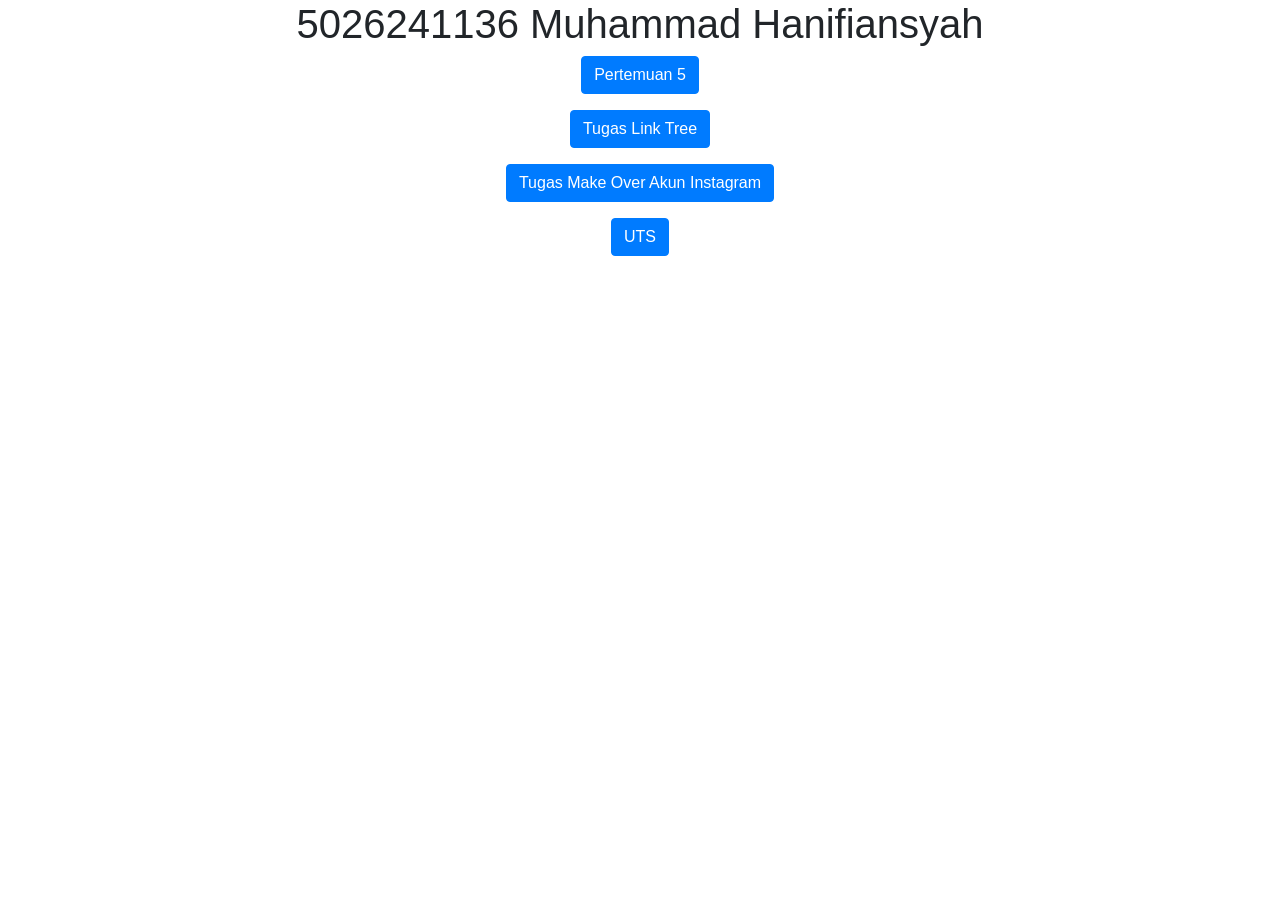
<file: index.html>
<html lang="en">

<head>
    <title>Linktree pweb</title>
    <meta charset="utf-8">
    <meta name="viewport" content="width=device-width, initial-scale=1">
    <link rel="stylesheet" href="https://cdn.jsdelivr.net/npm/bootstrap@4.6.2/dist/css/bootstrap.min.css">
    <script src="https://cdn.jsdelivr.net/npm/jquery@3.7.1/dist/jquery.slim.min.js"></script>
    <script src="https://cdn.jsdelivr.net/npm/popper.js@1.16.1/dist/umd/popper.min.js"></script>
    <script src="https://cdn.jsdelivr.net/npm/bootstrap@4.6.2/dist/js/bootstrap.bundle.min.js"></script>
</head>

<body>

    <div class="container">
        <center>
            <h1>5026241136 Muhammad Hanifiansyah</h1>
            <p>
                <a href="Pertemuan5.html" target="_blank" class="btn btn-primary">
                    Pertemuan 5
                </a>
            </p>
            <p>
                <a href="Tugaspertemuan5.html" target="_blank" class="btn btn-primary">
                    Tugas Link Tree
                </a>
            </p>
            <p>
                <a href="TugasPraEts.html" target="_blank" class="btn btn-primary">
                    Tugas Make Over Akun Instagram
                </a>
            </p>
            <p>
                <a href="5026241136_Muhammad Hanifiansyah.html" target="_blank" class="btn btn-primary">
                    UTS
                </a>
            </p>
        </center>
    </div>

</body>

</html>
</file>
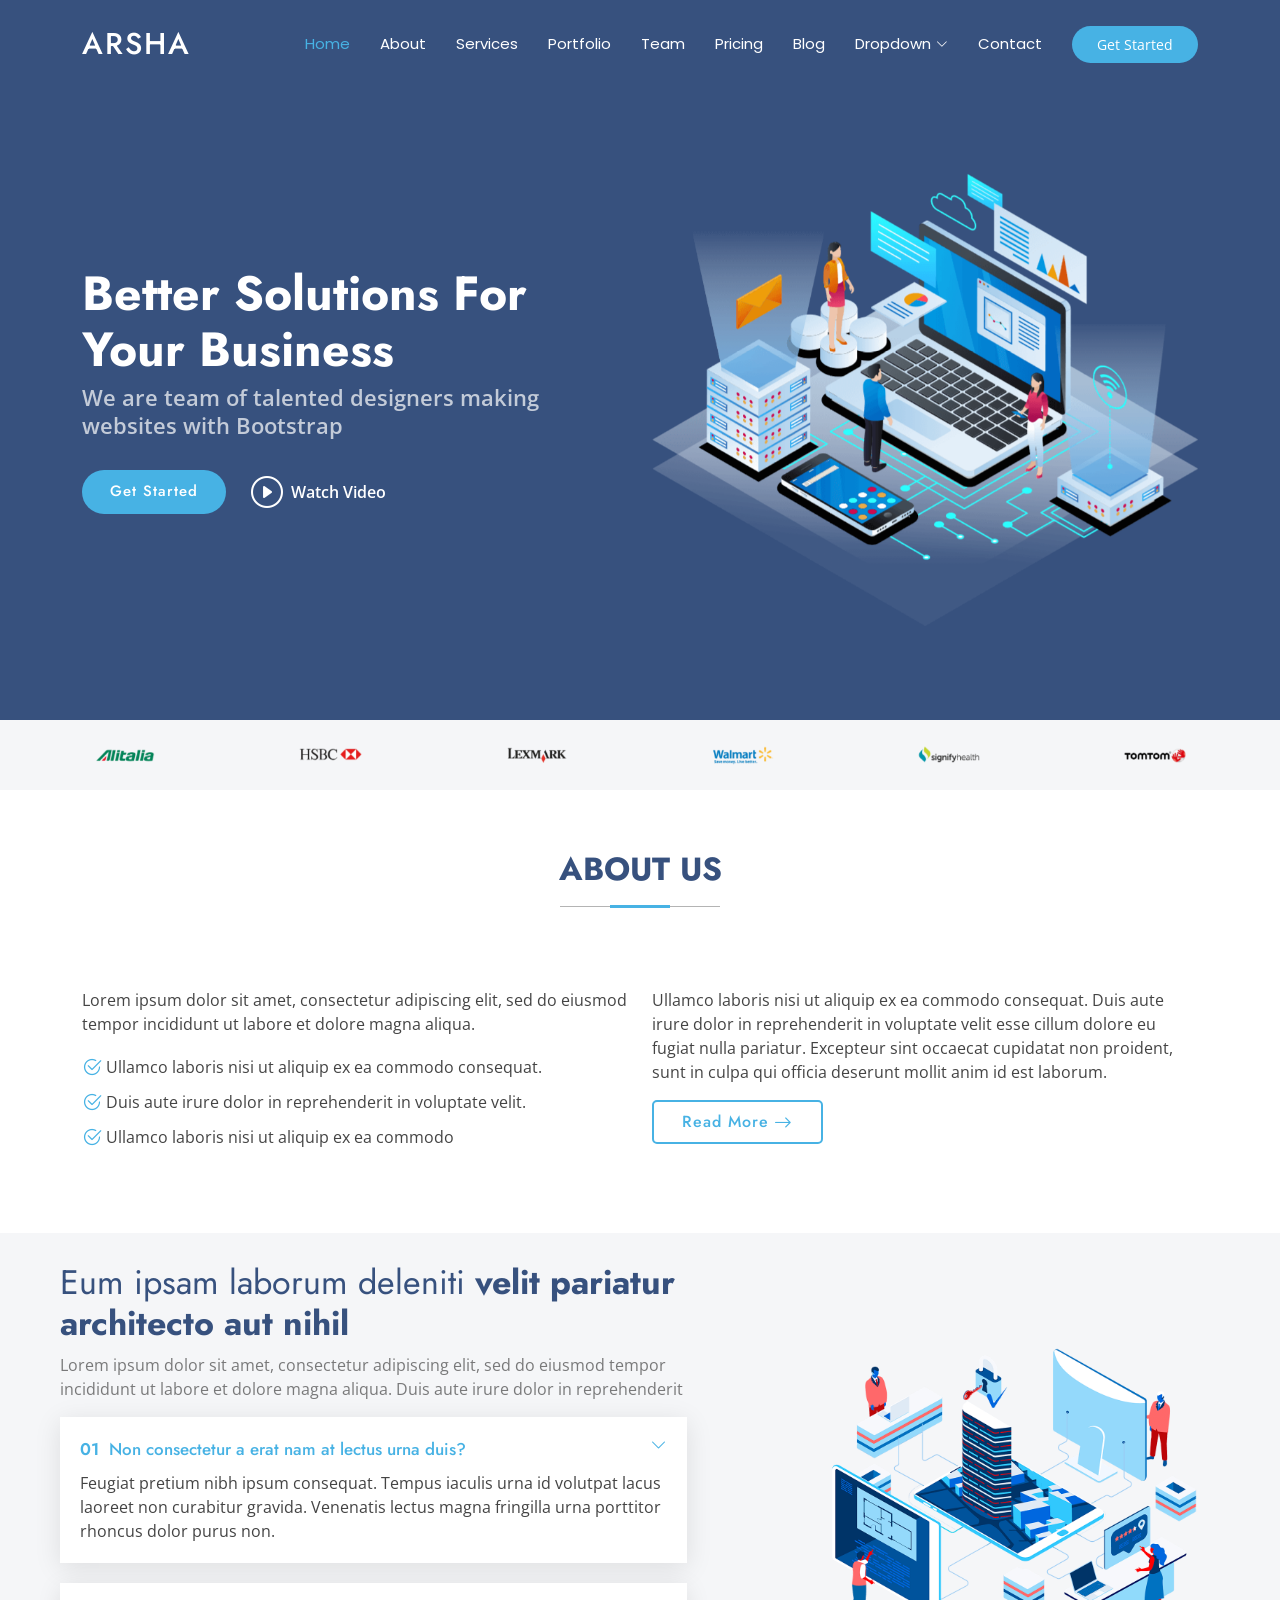
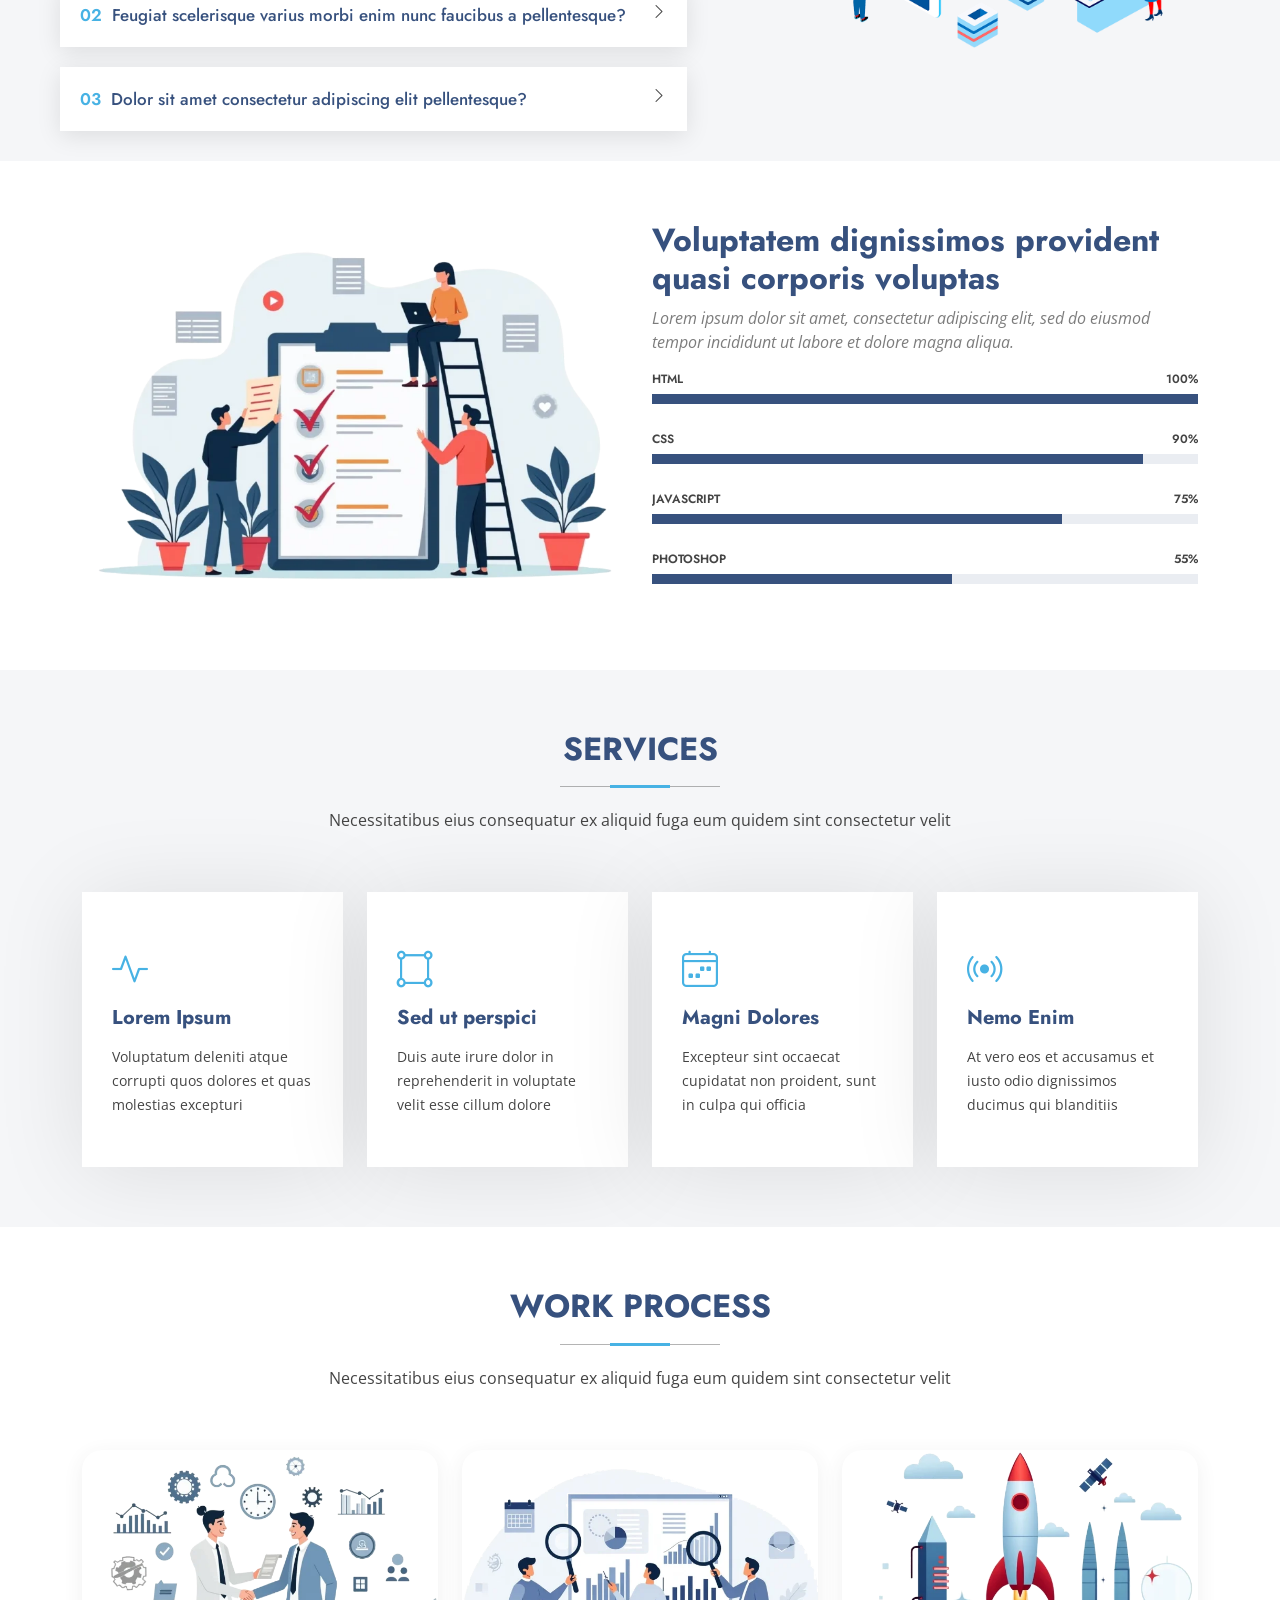
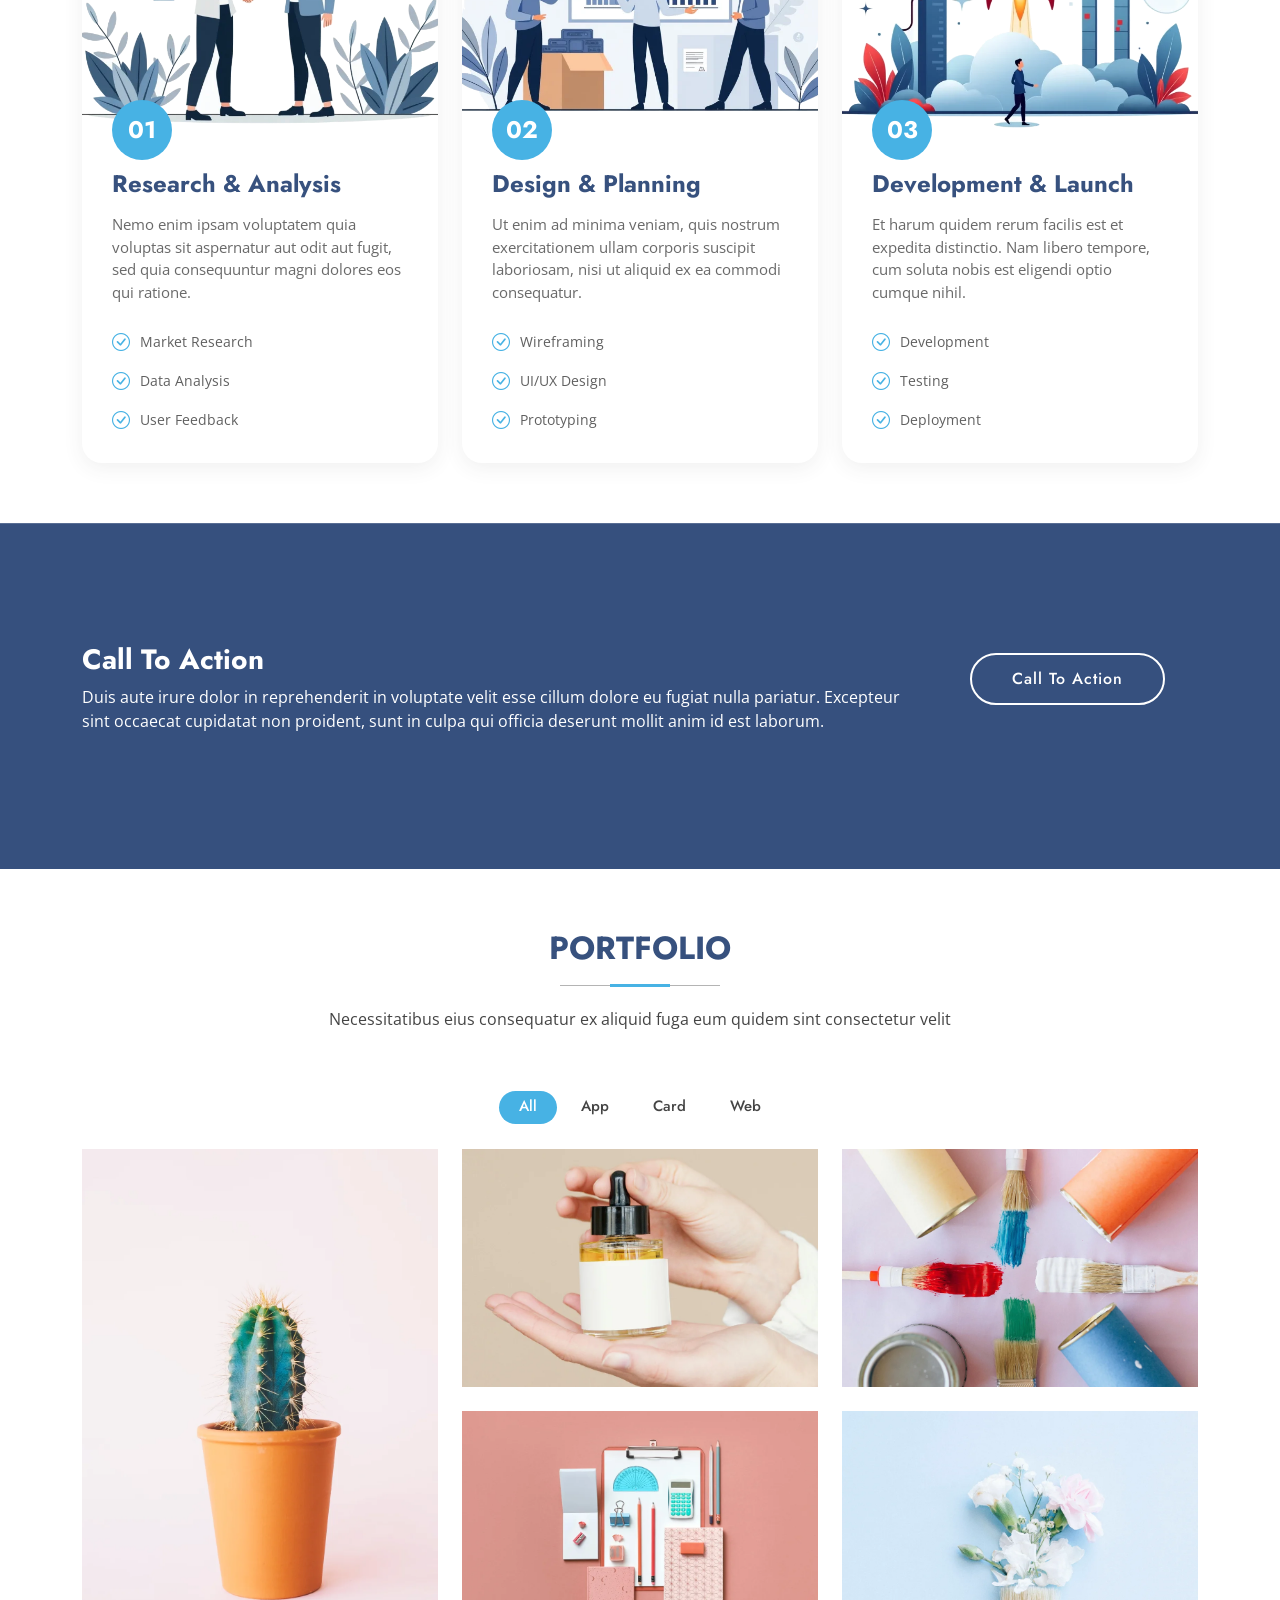
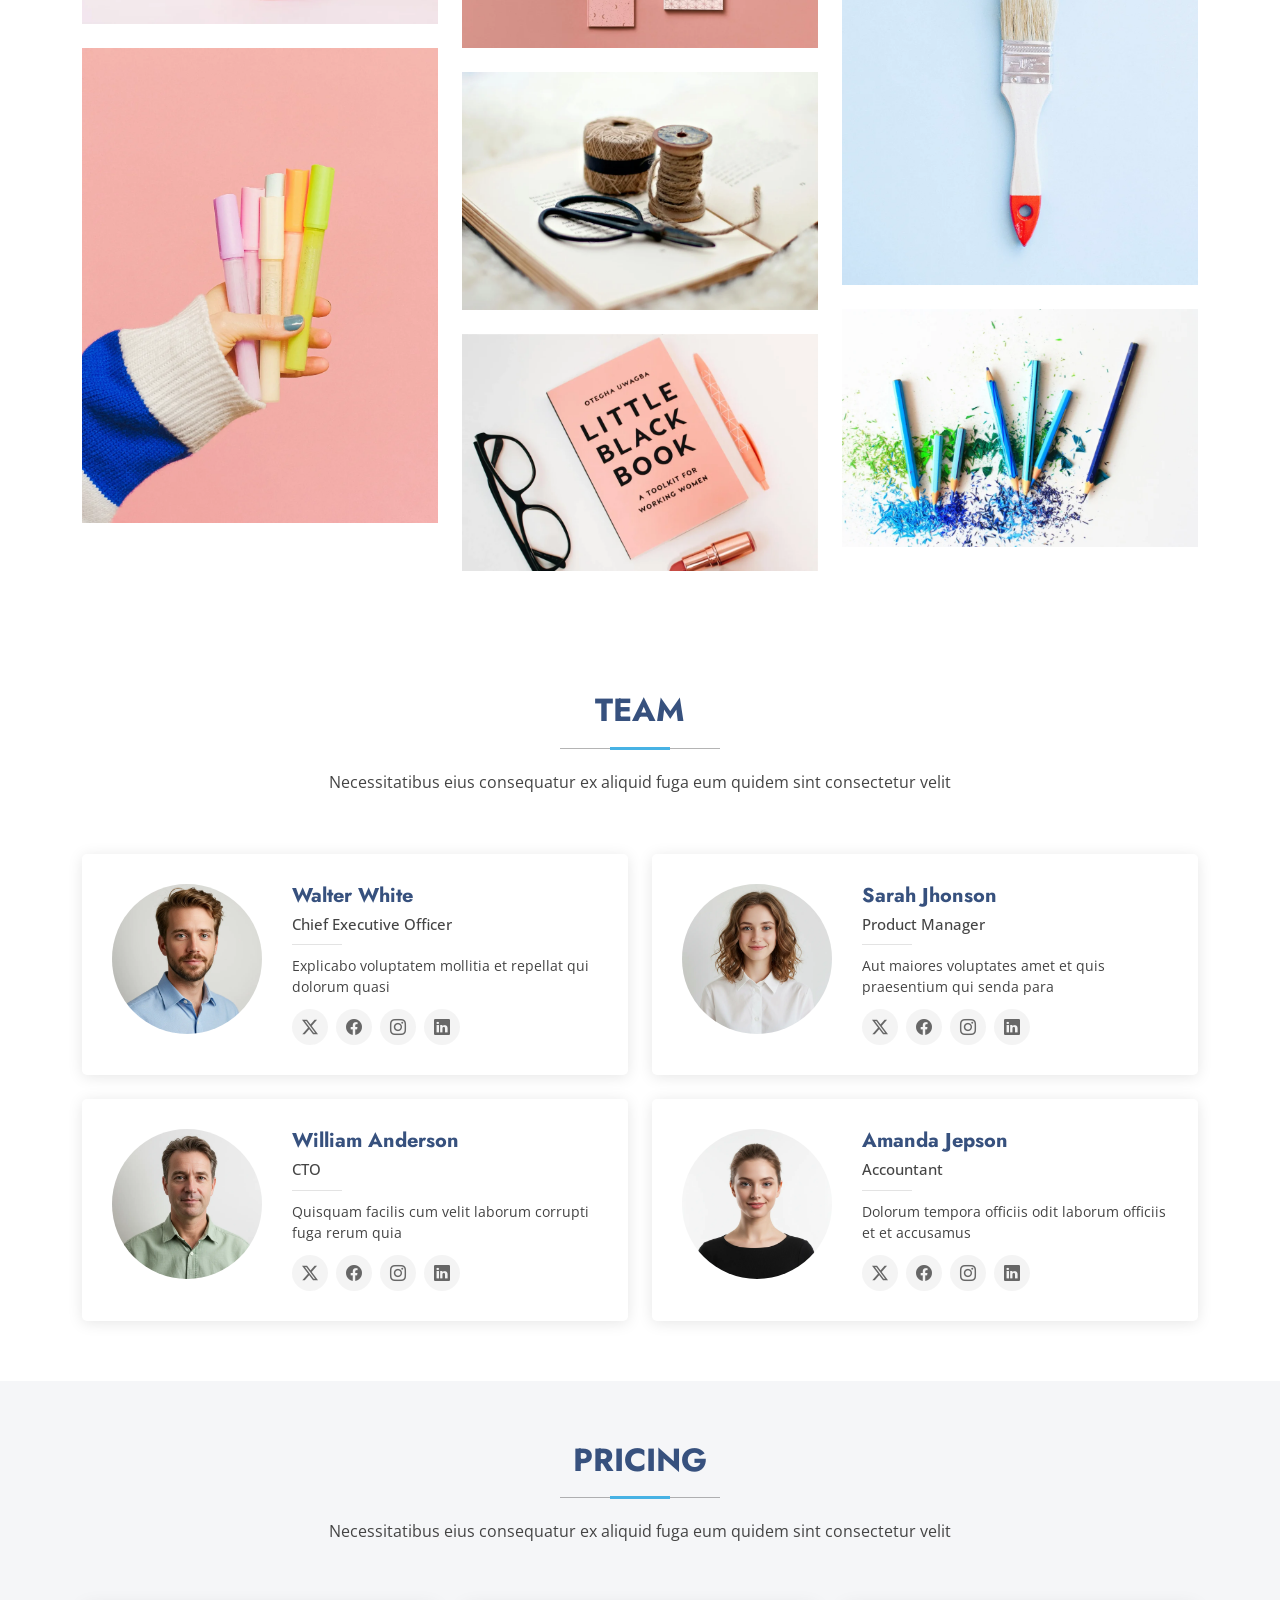
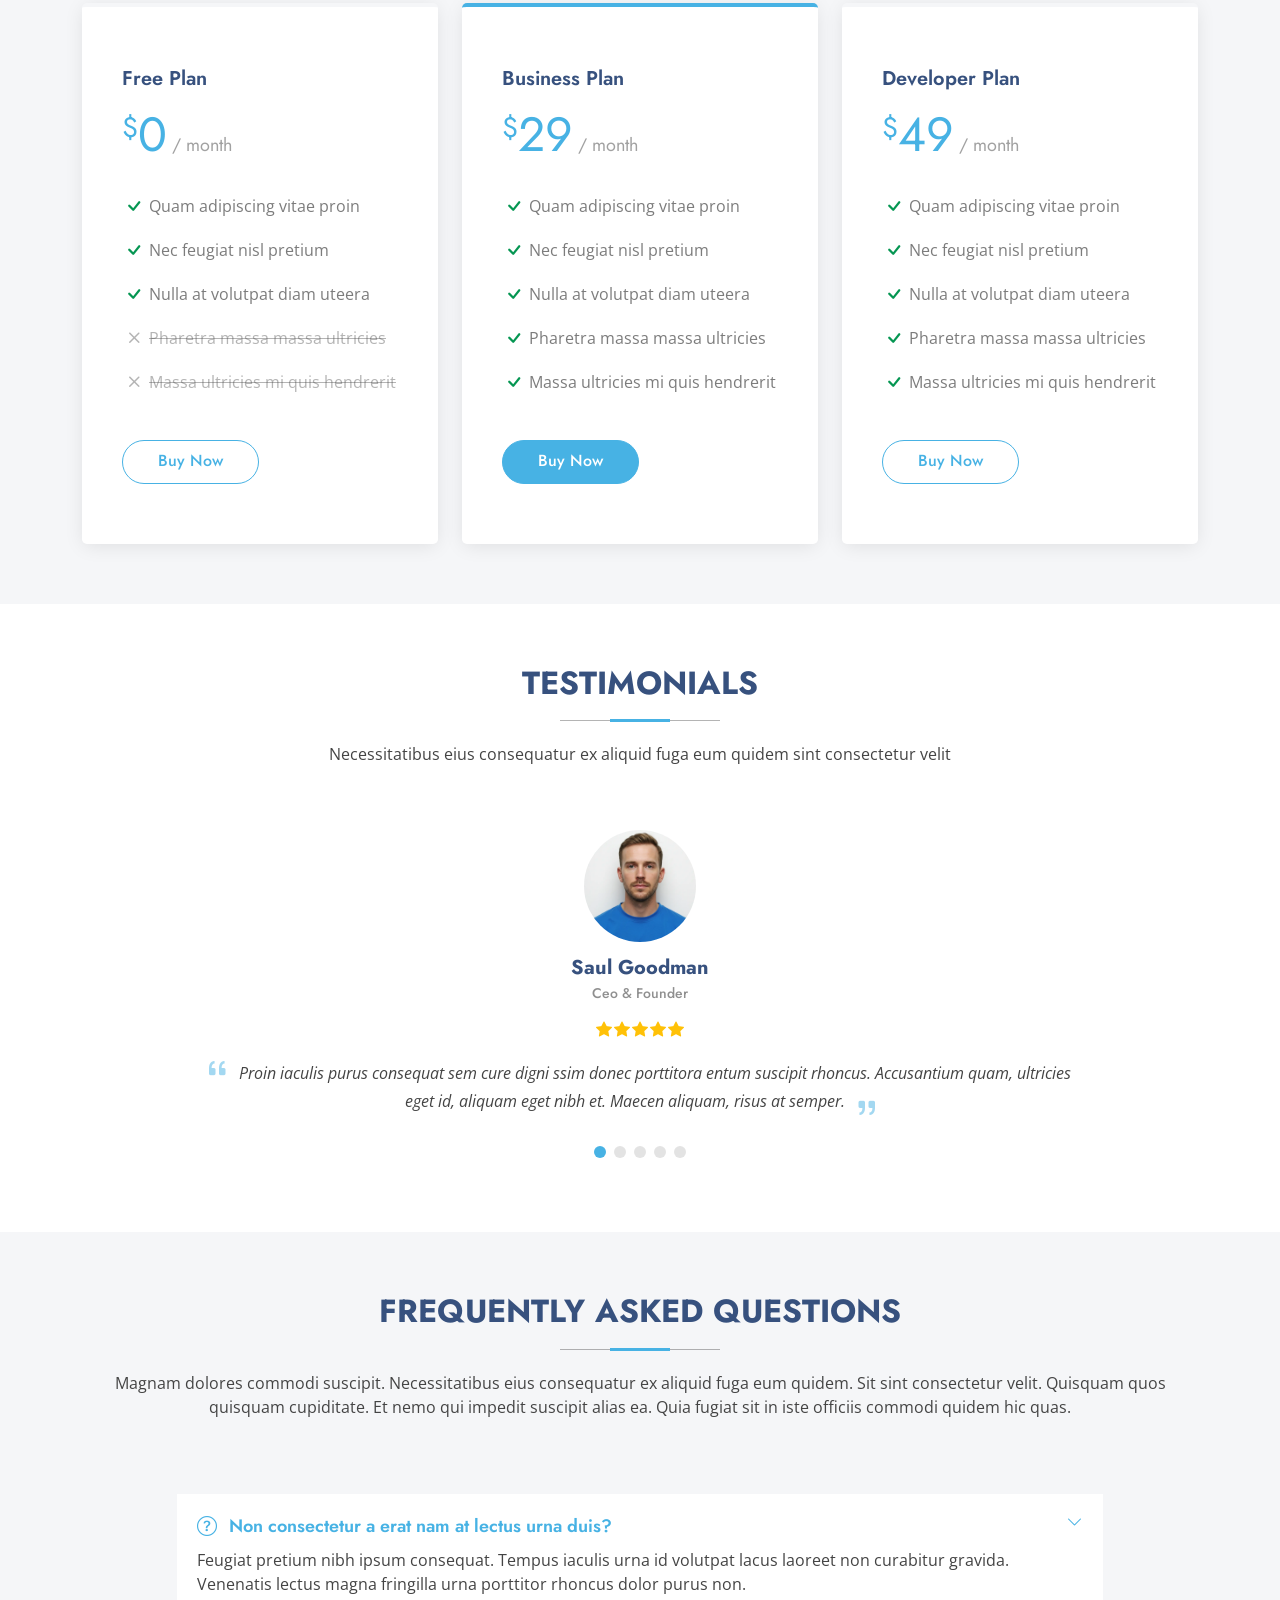
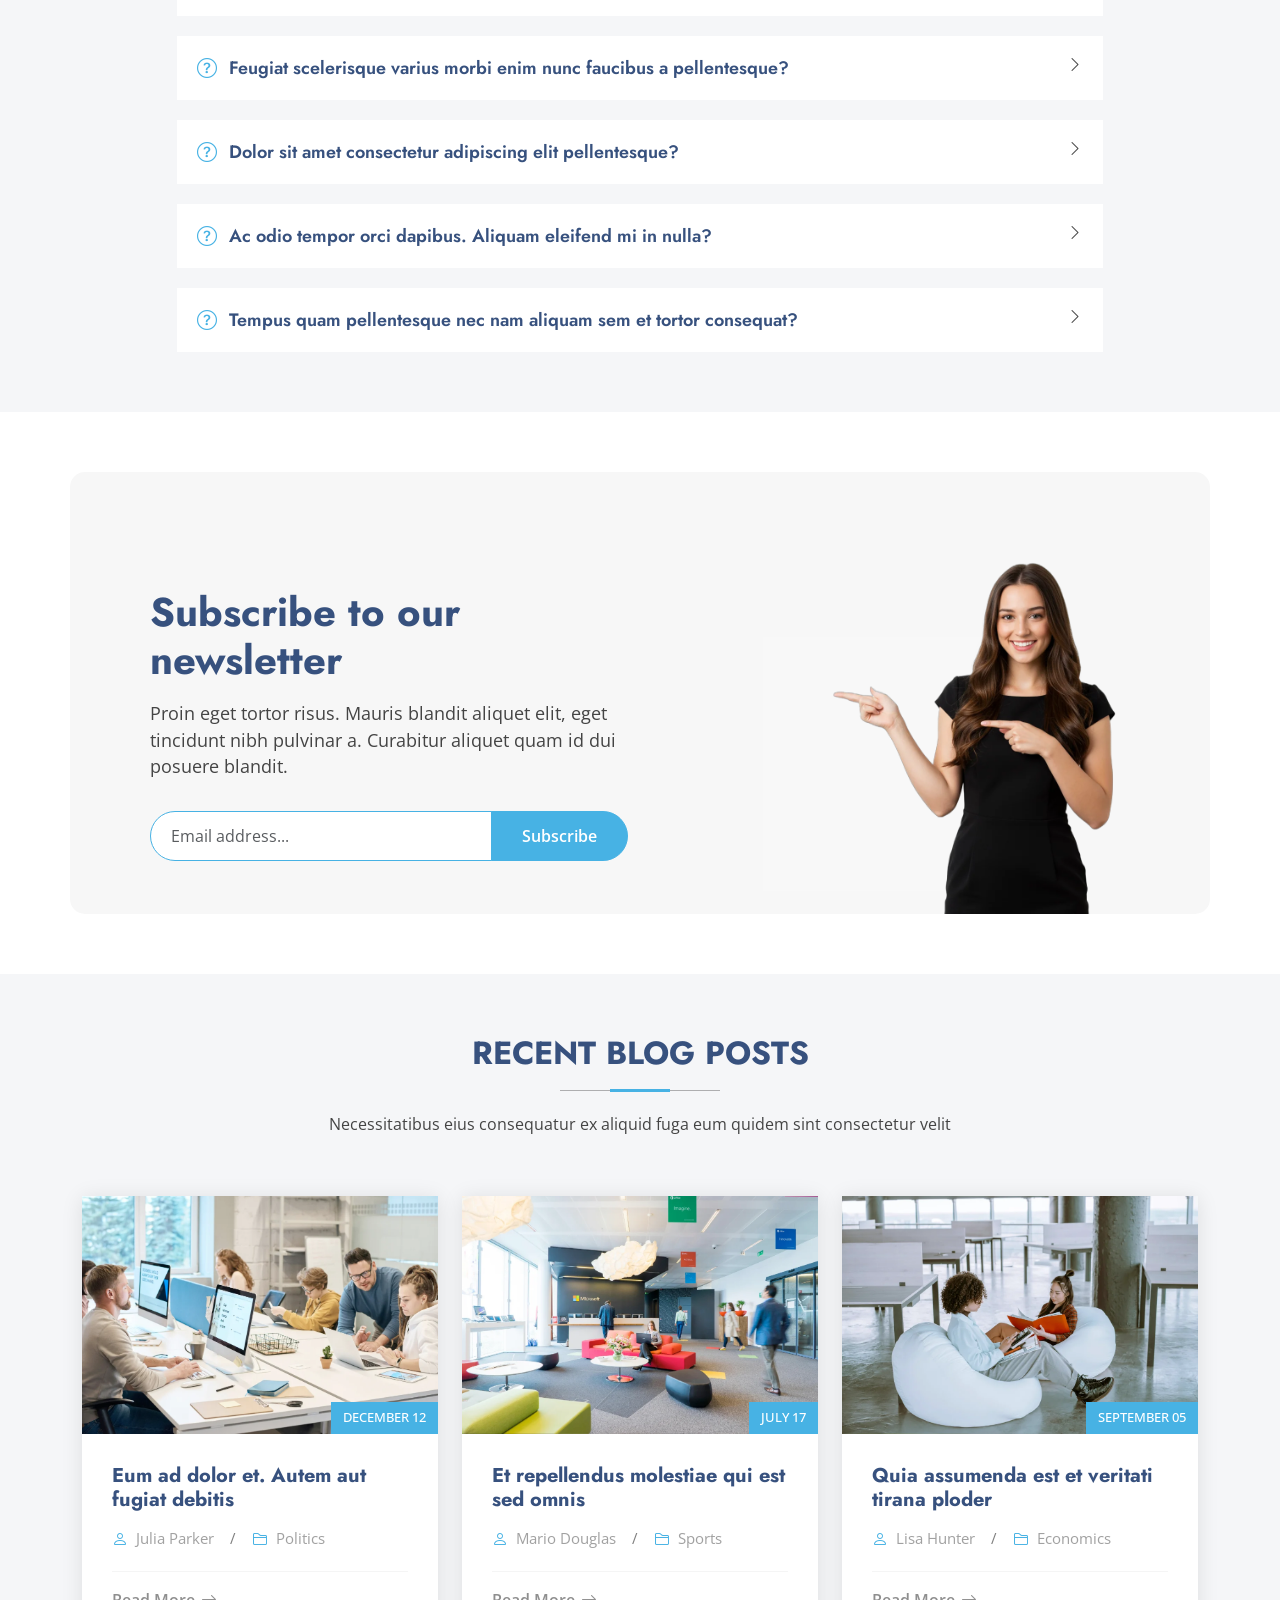
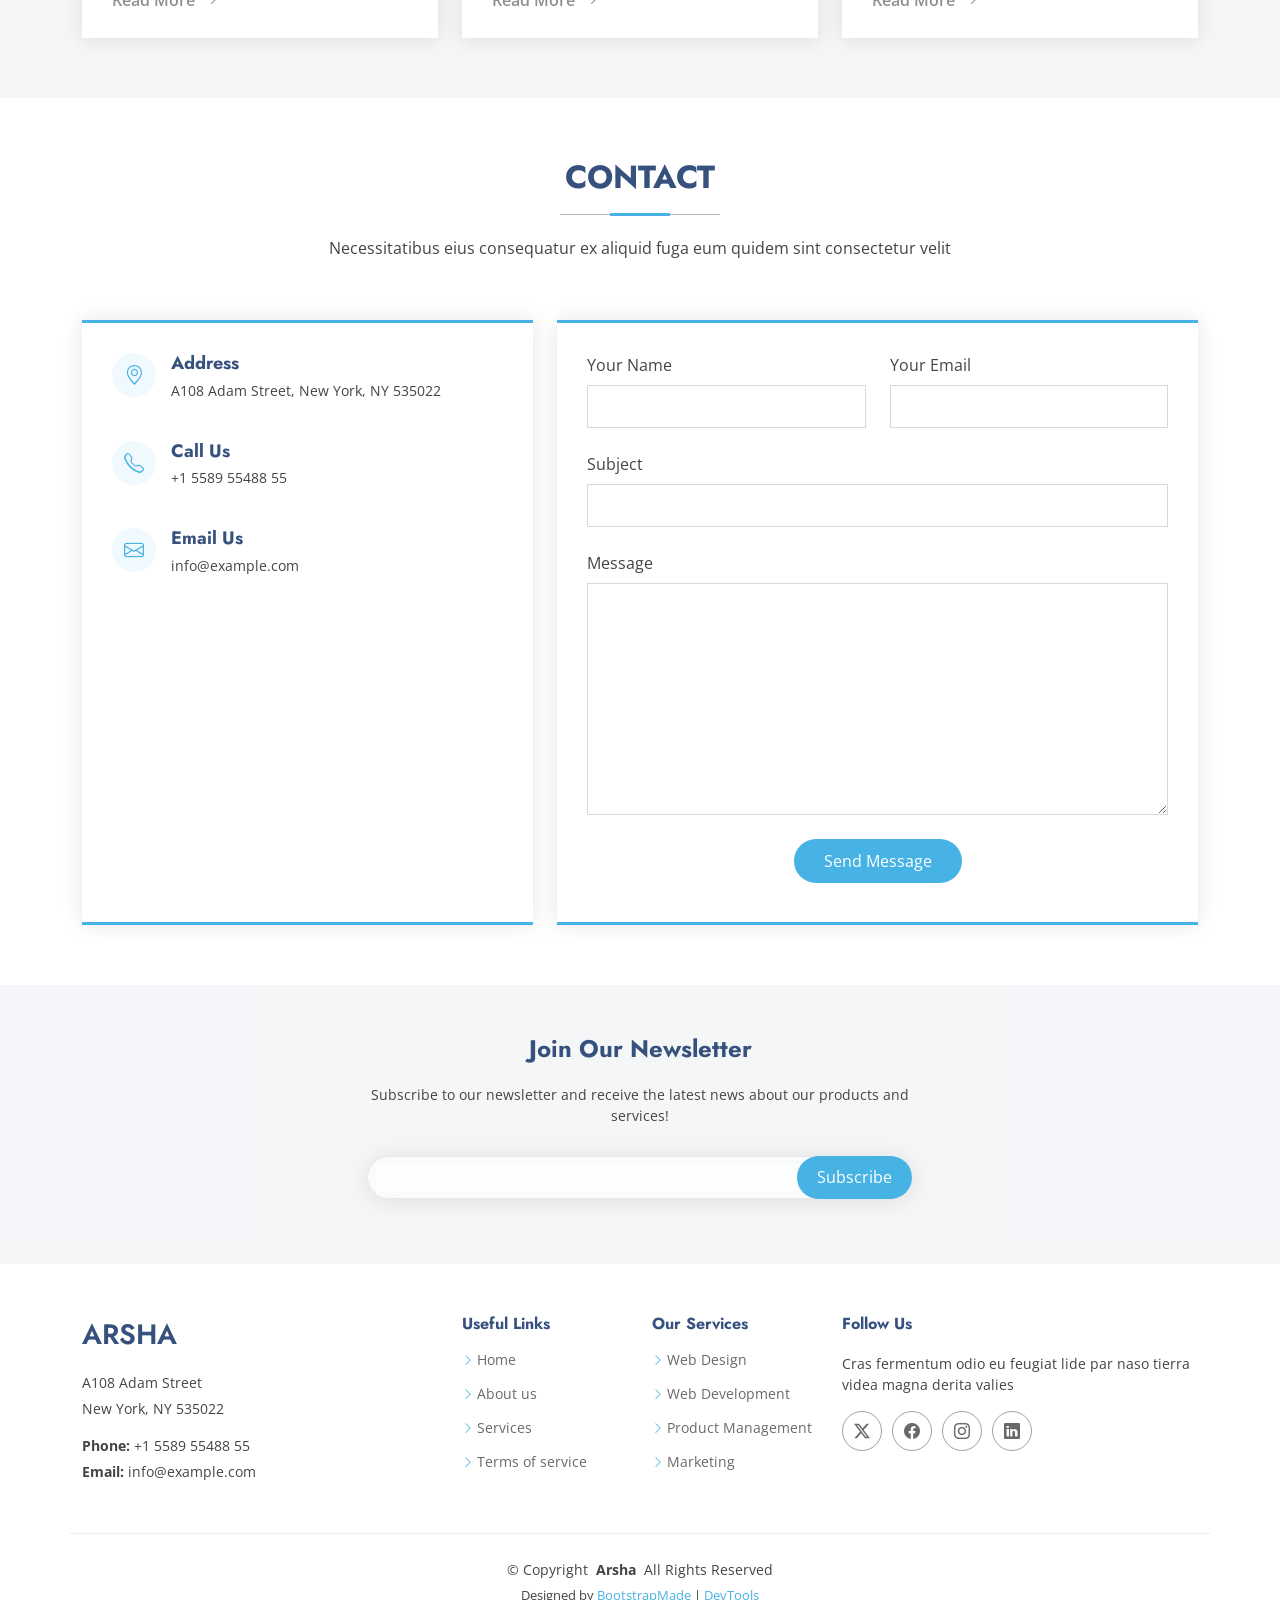
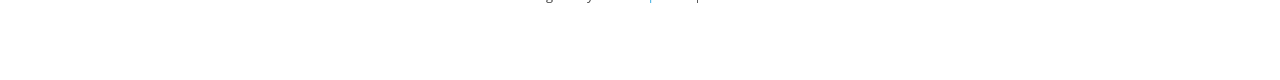
<file: Pertemuan5.html>
<!DOCTYPE html>
<html lang="en">

<head>
  <meta charset="utf-8">
  <meta content="width=device-width, initial-scale=1.0" name="viewport">
  <title>Index - Arsha Bootstrap Template</title>
  <meta name="description" content="">
  <meta name="keywords" content="">

  <!-- Favicons -->
  <link href="assets/img/favicon.png" rel="icon">
  <link href="assets/img/apple-touch-icon.png" rel="apple-touch-icon">

  <!-- Fonts -->
  <link href="https://fonts.googleapis.com" rel="preconnect">
  <link href="https://fonts.gstatic.com" rel="preconnect" crossorigin>
  <link href="https://fonts.googleapis.com/css2?family=Open+Sans:ital,wght@0,300;0,400;0,500;0,600;0,700;0,800;1,300;1,400;1,500;1,600;1,700;1,800&family=Poppins:ital,wght@0,100;0,200;0,300;0,400;0,500;0,600;0,700;0,800;0,900;1,100;1,200;1,300;1,400;1,500;1,600;1,700;1,800;1,900&family=Jost:ital,wght@0,100;0,200;0,300;0,400;0,500;0,600;0,700;0,800;0,900;1,100;1,200;1,300;1,400;1,500;1,600;1,700;1,800;1,900&display=swap" rel="stylesheet">

  <!-- Vendor CSS Files -->
  <link href="assets/vendor/bootstrap/css/bootstrap.min.css" rel="stylesheet">
  <link href="assets/vendor/bootstrap-icons/bootstrap-icons.css" rel="stylesheet">
  <link href="assets/vendor/aos/aos.css" rel="stylesheet">
  <link href="assets/vendor/glightbox/css/glightbox.min.css" rel="stylesheet">
  <link href="assets/vendor/swiper/swiper-bundle.min.css" rel="stylesheet">

  <!-- Main CSS File -->
  <link href="assets/css/Main2.css" rel="stylesheet">

  <!-- =======================================================
  * Template Name: Arsha
  * Template URL: https://bootstrapmade.com/arsha-free-bootstrap-html-template-corporate/
  * Updated: Feb 22 2025 with Bootstrap v5.3.3
  * Author: BootstrapMade.com
  * License: https://bootstrapmade.com/license/
  ======================================================== -->
</head>

<body class="index-page">

  <header id="header" class="header d-flex align-items-center fixed-top">
    <div class="container-fluid container-xl position-relative d-flex align-items-center">

      <a href="index.html" class="logo d-flex align-items-center me-auto">
        <!-- Uncomment the line below if you also wish to use an image logo -->
        <!-- <img src="assets/img/logo.webp" alt=""> -->
        <h1 class="sitename">Arsha</h1>
      </a>

      <nav id="navmenu" class="navmenu">
        <ul>
          <li><a href="#hero" class="active">Home</a></li>
          <li><a href="#about">About</a></li>
          <li><a href="#services">Services</a></li>
          <li><a href="#portfolio">Portfolio</a></li>
          <li><a href="#team">Team</a></li>
          <li><a href="#pricing">Pricing</a></li>
          <li><a href="blog.html">Blog</a></li>
          <li class="dropdown"><a href="#"><span>Dropdown</span> <i class="bi bi-chevron-down toggle-dropdown"></i></a>
            <ul>
              <li><a href="#">Dropdown 1</a></li>
              <li class="dropdown"><a href="#"><span>Deep Dropdown</span> <i class="bi bi-chevron-down toggle-dropdown"></i></a>
                <ul>
                  <li><a href="#">Deep Dropdown 1</a></li>
                  <li><a href="#">Deep Dropdown 2</a></li>
                  <li><a href="#">Deep Dropdown 3</a></li>
                  <li><a href="#">Deep Dropdown 4</a></li>
                  <li><a href="#">Deep Dropdown 5</a></li>
                </ul>
              </li>
              <li><a href="#">Dropdown 2</a></li>
              <li><a href="#">Dropdown 3</a></li>
              <li><a href="#">Dropdown 4</a></li>
            </ul>
          </li>
          <li><a href="#contact">Contact</a></li>
        </ul>
        <i class="mobile-nav-toggle d-xl-none bi bi-list"></i>
      </nav>

      <a class="btn-getstarted" href="#about">Get Started</a>

    </div>
  </header>

  <main class="main">

    <!-- Hero Section -->
    <section id="hero" class="hero section dark-background">

      <div class="container">
        <div class="row gy-4">
          <div class="col-lg-6 order-2 order-lg-1 d-flex flex-column justify-content-center" data-aos="zoom-out">
            <h1>Better Solutions For Your Business</h1>
            <p>We are team of talented designers making websites with Bootstrap</p>
            <div class="d-flex">
              <a href="#about" class="btn-get-started">Get Started</a>
              <a href="https://www.youtube.com/watch?v=Y7f98aduVJ8" class="glightbox btn-watch-video d-flex align-items-center"><i class="bi bi-play-circle"></i><span>Watch Video</span></a>
            </div>
          </div>
          <div class="col-lg-6 order-1 order-lg-2 hero-img" data-aos="zoom-out" data-aos-delay="200">
            <img src="assets/img/hero-img.png" class="img-fluid animated" alt="">
          </div>
        </div>
      </div>

    </section><!-- /Hero Section -->

    <!-- Clients Section -->
    <section id="clients" class="clients section light-background">

      <div class="container" data-aos="zoom-in">

        <div class="swiper init-swiper">
          <script type="application/json" class="swiper-config">
            {
              "loop": true,
              "speed": 600,
              "autoplay": {
                "delay": 5000
              },
              "slidesPerView": "auto",
              "pagination": {
                "el": ".swiper-pagination",
                "type": "bullets",
                "clickable": true
              },
              "breakpoints": {
                "320": {
                  "slidesPerView": 2,
                  "spaceBetween": 40
                },
                "480": {
                  "slidesPerView": 3,
                  "spaceBetween": 60
                },
                "640": {
                  "slidesPerView": 4,
                  "spaceBetween": 80
                },
                "992": {
                  "slidesPerView": 5,
                  "spaceBetween": 120
                },
                "1200": {
                  "slidesPerView": 6,
                  "spaceBetween": 120
                }
              }
            }
          </script>
          <div class="swiper-wrapper align-items-center">
            <div class="swiper-slide"><img src="assets/img/clients/clients-1.webp" class="img-fluid" alt=""></div>
            <div class="swiper-slide"><img src="assets/img/clients/clients-2.webp" class="img-fluid" alt=""></div>
            <div class="swiper-slide"><img src="assets/img/clients/clients-3.webp" class="img-fluid" alt=""></div>
            <div class="swiper-slide"><img src="assets/img/clients/clients-4.webp" class="img-fluid" alt=""></div>
            <div class="swiper-slide"><img src="assets/img/clients/clients-5.webp" class="img-fluid" alt=""></div>
            <div class="swiper-slide"><img src="assets/img/clients/clients-6.webp" class="img-fluid" alt=""></div>
            <div class="swiper-slide"><img src="assets/img/clients/clients-7.webp" class="img-fluid" alt=""></div>
            <div class="swiper-slide"><img src="assets/img/clients/clients-8.webp" class="img-fluid" alt=""></div>
          </div>
        </div>

      </div>

    </section><!-- /Clients Section -->

    <!-- About Section -->
    <section id="about" class="about section">

      <!-- Section Title -->
      <div class="container section-title" data-aos="fade-up">
        <h2>About Us</h2>
      </div><!-- End Section Title -->

      <div class="container">

        <div class="row gy-4">

          <div class="col-lg-6 content" data-aos="fade-up" data-aos-delay="100">
            <p>
              Lorem ipsum dolor sit amet, consectetur adipiscing elit, sed do eiusmod tempor incididunt ut labore et dolore
              magna aliqua.
            </p>
            <ul>
              <li><i class="bi bi-check2-circle"></i> <span>Ullamco laboris nisi ut aliquip ex ea commodo consequat.</span></li>
              <li><i class="bi bi-check2-circle"></i> <span>Duis aute irure dolor in reprehenderit in voluptate velit.</span></li>
              <li><i class="bi bi-check2-circle"></i> <span>Ullamco laboris nisi ut aliquip ex ea commodo</span></li>
            </ul>
          </div>

          <div class="col-lg-6" data-aos="fade-up" data-aos-delay="200">
            <p>Ullamco laboris nisi ut aliquip ex ea commodo consequat. Duis aute irure dolor in reprehenderit in voluptate velit esse cillum dolore eu fugiat nulla pariatur. Excepteur sint occaecat cupidatat non proident, sunt in culpa qui officia deserunt mollit anim id est laborum. </p>
            <a href="#" class="read-more"><span>Read More</span><i class="bi bi-arrow-right"></i></a>
          </div>

        </div>

      </div>

    </section><!-- /About Section -->

    <!-- Why Us Section -->
    <section id="why-us" class="section why-us light-background" data-builder="section">

      <div class="container-fluid">

        <div class="row gy-4">

          <div class="col-lg-7 d-flex flex-column justify-content-center order-2 order-lg-1">

            <div class="content px-xl-5" data-aos="fade-up" data-aos-delay="100">
              <h3><span>Eum ipsam laborum deleniti </span><strong>velit pariatur architecto aut nihil</strong></h3>
              <p>
                Lorem ipsum dolor sit amet, consectetur adipiscing elit, sed do eiusmod tempor incididunt ut labore et dolore magna aliqua. Duis aute irure dolor in reprehenderit
              </p>
            </div>

            <div class="faq-container px-xl-5" data-aos="fade-up" data-aos-delay="200">

              <div class="faq-item faq-active">

                <h3><span>01</span> Non consectetur a erat nam at lectus urna duis?</h3>
                <div class="faq-content">
                  <p>Feugiat pretium nibh ipsum consequat. Tempus iaculis urna id volutpat lacus laoreet non curabitur gravida. Venenatis lectus magna fringilla urna porttitor rhoncus dolor purus non.</p>
                </div>
                <i class="faq-toggle bi bi-chevron-right"></i>
              </div><!-- End Faq item-->

              <div class="faq-item">
                <h3><span>02</span> Feugiat scelerisque varius morbi enim nunc faucibus a pellentesque?</h3>
                <div class="faq-content">
                  <p>Dolor sit amet consectetur adipiscing elit pellentesque habitant morbi. Id interdum velit laoreet id donec ultrices. Fringilla phasellus faucibus scelerisque eleifend donec pretium. Est pellentesque elit ullamcorper dignissim. Mauris ultrices eros in cursus turpis massa tincidunt dui.</p>
                </div>
                <i class="faq-toggle bi bi-chevron-right"></i>
              </div><!-- End Faq item-->

              <div class="faq-item">
                <h3><span>03</span> Dolor sit amet consectetur adipiscing elit pellentesque?</h3>
                <div class="faq-content">
                  <p>Eleifend mi in nulla posuere sollicitudin aliquam ultrices sagittis orci. Faucibus pulvinar elementum integer enim. Sem nulla pharetra diam sit amet nisl suscipit. Rutrum tellus pellentesque eu tincidunt. Lectus urna duis convallis convallis tellus. Urna molestie at elementum eu facilisis sed odio morbi quis</p>
                </div>
                <i class="faq-toggle bi bi-chevron-right"></i>
              </div><!-- End Faq item-->

            </div>

          </div>

          <div class="col-lg-5 order-1 order-lg-2 why-us-img">
            <img src="assets/img/why-us.png" class="img-fluid" alt="" data-aos="zoom-in" data-aos-delay="100">
          </div>
        </div>

      </div>

    </section><!-- /Why Us Section -->

    <!-- Skills Section -->
    <section id="skills" class="skills section">

      <div class="container" data-aos="fade-up" data-aos-delay="100">

        <div class="row">

          <div class="col-lg-6 d-flex align-items-center">
            <img src="assets/img/illustration/illustration-10.webp" class="img-fluid" alt="">
          </div>

          <div class="col-lg-6 pt-4 pt-lg-0 content">

            <h3>Voluptatem dignissimos provident quasi corporis voluptas</h3>
            <p class="fst-italic">
              Lorem ipsum dolor sit amet, consectetur adipiscing elit, sed do eiusmod tempor incididunt ut labore et dolore magna aliqua.
            </p>

            <div class="skills-content skills-animation">

              <div class="progress">
                <span class="skill"><span>HTML</span> <i class="val">100%</i></span>
                <div class="progress-bar-wrap">
                  <div class="progress-bar" role="progressbar" aria-valuenow="100" aria-valuemin="0" aria-valuemax="100"></div>
                </div>
              </div><!-- End Skills Item -->

              <div class="progress">
                <span class="skill"><span>CSS</span> <i class="val">90%</i></span>
                <div class="progress-bar-wrap">
                  <div class="progress-bar" role="progressbar" aria-valuenow="90" aria-valuemin="0" aria-valuemax="100"></div>
                </div>
              </div><!-- End Skills Item -->

              <div class="progress">
                <span class="skill"><span>JavaScript</span> <i class="val">75%</i></span>
                <div class="progress-bar-wrap">
                  <div class="progress-bar" role="progressbar" aria-valuenow="75" aria-valuemin="0" aria-valuemax="100"></div>
                </div>
              </div><!-- End Skills Item -->

              <div class="progress">
                <span class="skill"><span>Photoshop</span> <i class="val">55%</i></span>
                <div class="progress-bar-wrap">
                  <div class="progress-bar" role="progressbar" aria-valuenow="55" aria-valuemin="0" aria-valuemax="100"></div>
                </div>
              </div><!-- End Skills Item -->

            </div>

          </div>
        </div>

      </div>

    </section><!-- /Skills Section -->

    <!-- Services Section -->
    <section id="services" class="services section light-background">

      <!-- Section Title -->
      <div class="container section-title" data-aos="fade-up">
        <h2>Services</h2>
        <p>Necessitatibus eius consequatur ex aliquid fuga eum quidem sint consectetur velit</p>
      </div><!-- End Section Title -->

      <div class="container">

        <div class="row gy-4">

          <div class="col-xl-3 col-md-6 d-flex" data-aos="fade-up" data-aos-delay="100">
            <div class="service-item position-relative">
              <div class="icon"><i class="bi bi-activity icon"></i></div>
              <h4><a href="" class="stretched-link">Lorem Ipsum</a></h4>
              <p>Voluptatum deleniti atque corrupti quos dolores et quas molestias excepturi</p>
            </div>
          </div><!-- End Service Item -->

          <div class="col-xl-3 col-md-6 d-flex" data-aos="fade-up" data-aos-delay="200">
            <div class="service-item position-relative">
              <div class="icon"><i class="bi bi-bounding-box-circles icon"></i></div>
              <h4><a href="" class="stretched-link">Sed ut perspici</a></h4>
              <p>Duis aute irure dolor in reprehenderit in voluptate velit esse cillum dolore</p>
            </div>
          </div><!-- End Service Item -->

          <div class="col-xl-3 col-md-6 d-flex" data-aos="fade-up" data-aos-delay="300">
            <div class="service-item position-relative">
              <div class="icon"><i class="bi bi-calendar4-week icon"></i></div>
              <h4><a href="" class="stretched-link">Magni Dolores</a></h4>
              <p>Excepteur sint occaecat cupidatat non proident, sunt in culpa qui officia</p>
            </div>
          </div><!-- End Service Item -->

          <div class="col-xl-3 col-md-6 d-flex" data-aos="fade-up" data-aos-delay="400">
            <div class="service-item position-relative">
              <div class="icon"><i class="bi bi-broadcast icon"></i></div>
              <h4><a href="" class="stretched-link">Nemo Enim</a></h4>
              <p>At vero eos et accusamus et iusto odio dignissimos ducimus qui blanditiis</p>
            </div>
          </div><!-- End Service Item -->

        </div>

      </div>

    </section><!-- /Services Section -->

    <!-- Work Process Section -->
    <section id="work-process" class="work-process section">

      <!-- Section Title -->
      <div class="container section-title" data-aos="fade-up">
        <h2>Work Process</h2>
        <p>Necessitatibus eius consequatur ex aliquid fuga eum quidem sint consectetur velit</p>
      </div><!-- End Section Title -->

      <div class="container" data-aos="fade-up" data-aos-delay="100">

        <div class="row gy-5">

          <div class="col-lg-4" data-aos="fade-up" data-aos-delay="200">
            <div class="steps-item">
              <div class="steps-image">
                <img src="assets/img/steps/steps-1.webp" alt="Step 1" class="img-fluid" loading="lazy">
              </div>
              <div class="steps-content">
                <div class="steps-number">01</div>
                <h3>Research &amp; Analysis</h3>
                <p>Nemo enim ipsam voluptatem quia voluptas sit aspernatur aut odit aut fugit, sed quia consequuntur magni dolores eos qui ratione.</p>
                <div class="steps-features">
                  <div class="feature-item">
                    <i class="bi bi-check-circle"></i>
                    <span>Market Research</span>
                  </div>
                  <div class="feature-item">
                    <i class="bi bi-check-circle"></i>
                    <span>Data Analysis</span>
                  </div>
                  <div class="feature-item">
                    <i class="bi bi-check-circle"></i>
                    <span>User Feedback</span>
                  </div>
                </div>
              </div>
            </div><!-- End Steps Item -->
          </div>

          <div class="col-lg-4" data-aos="fade-up" data-aos-delay="300">
            <div class="steps-item">
              <div class="steps-image">
                <img src="assets/img/steps/steps-2.webp" alt="Step 2" class="img-fluid" loading="lazy">
              </div>
              <div class="steps-content">
                <div class="steps-number">02</div>
                <h3>Design &amp; Planning</h3>
                <p>Ut enim ad minima veniam, quis nostrum exercitationem ullam corporis suscipit laboriosam, nisi ut aliquid ex ea commodi consequatur.</p>
                <div class="steps-features">
                  <div class="feature-item">
                    <i class="bi bi-check-circle"></i>
                    <span>Wireframing</span>
                  </div>
                  <div class="feature-item">
                    <i class="bi bi-check-circle"></i>
                    <span>UI/UX Design</span>
                  </div>
                  <div class="feature-item">
                    <i class="bi bi-check-circle"></i>
                    <span>Prototyping</span>
                  </div>
                </div>
              </div>
            </div><!-- End Steps Item -->
          </div>

          <div class="col-lg-4" data-aos="fade-up" data-aos-delay="400">
            <div class="steps-item">
              <div class="steps-image">
                <img src="assets/img/steps/steps-3.webp" alt="Step 3" class="img-fluid" loading="lazy">
              </div>
              <div class="steps-content">
                <div class="steps-number">03</div>
                <h3>Development &amp; Launch</h3>
                <p>Et harum quidem rerum facilis est et expedita distinctio. Nam libero tempore, cum soluta nobis est eligendi optio cumque nihil.</p>
                <div class="steps-features">
                  <div class="feature-item">
                    <i class="bi bi-check-circle"></i>
                    <span>Development</span>
                  </div>
                  <div class="feature-item">
                    <i class="bi bi-check-circle"></i>
                    <span>Testing</span>
                  </div>
                  <div class="feature-item">
                    <i class="bi bi-check-circle"></i>
                    <span>Deployment</span>
                  </div>
                </div>
              </div>
            </div><!-- End Steps Item -->
          </div>

        </div>

      </div>

    </section><!-- /Work Process Section -->

    <!-- Call To Action Section -->
    <section id="call-to-action" class="call-to-action section dark-background">

      <img src="assets/img/bg/bg-8.webp" alt="">

      <div class="container">

        <div class="row" data-aos="zoom-in" data-aos-delay="100">
          <div class="col-xl-9 text-center text-xl-start">
            <h3>Call To Action</h3>
            <p>Duis aute irure dolor in reprehenderit in voluptate velit esse cillum dolore eu fugiat nulla pariatur. Excepteur sint occaecat cupidatat non proident, sunt in culpa qui officia deserunt mollit anim id est laborum.</p>
          </div>
          <div class="col-xl-3 cta-btn-container text-center">
            <a class="cta-btn align-middle" href="#">Call To Action</a>
          </div>
        </div>

      </div>

    </section><!-- /Call To Action Section -->

    <!-- Portfolio Section -->
    <section id="portfolio" class="portfolio section">

      <!-- Section Title -->
      <div class="container section-title" data-aos="fade-up">
        <h2>Portfolio</h2>
        <p>Necessitatibus eius consequatur ex aliquid fuga eum quidem sint consectetur velit</p>
      </div><!-- End Section Title -->

      <div class="container">

        <div class="isotope-layout" data-default-filter="*" data-layout="masonry" data-sort="original-order">

          <ul class="portfolio-filters isotope-filters" data-aos="fade-up" data-aos-delay="100">
            <li data-filter="*" class="filter-active">All</li>
            <li data-filter=".filter-app">App</li>
            <li data-filter=".filter-product">Card</li>
            <li data-filter=".filter-branding">Web</li>
          </ul><!-- End Portfolio Filters -->

          <div class="row gy-4 isotope-container" data-aos="fade-up" data-aos-delay="200">

            <div class="col-lg-4 col-md-6 portfolio-item isotope-item filter-app">
              <img src="assets/img/portfolio/portfolio-portrait-1.webp" class="img-fluid" alt="">
              <div class="portfolio-info">
                <h4>App 1</h4>
                <p>Lorem ipsum, dolor sit</p>
                <a href="assets/img/portfolio/portfolio-portrait-1.webp" title="App 1" data-gallery="portfolio-gallery-app" class="glightbox preview-link"><i class="bi bi-zoom-in"></i></a>
                <a href="portfolio-details.html" title="More Details" class="details-link"><i class="bi bi-link-45deg"></i></a>
              </div>
            </div><!-- End Portfolio Item -->

            <div class="col-lg-4 col-md-6 portfolio-item isotope-item filter-product">
              <img src="assets/img/portfolio/portfolio-1.webp" class="img-fluid" alt="">
              <div class="portfolio-info">
                <h4>Product 1</h4>
                <p>Lorem ipsum, dolor sit</p>
                <a href="assets/img/portfolio/portfolio-1.webp" title="Product 1" data-gallery="portfolio-gallery-product" class="glightbox preview-link"><i class="bi bi-zoom-in"></i></a>
                <a href="portfolio-details.html" title="More Details" class="details-link"><i class="bi bi-link-45deg"></i></a>
              </div>
            </div><!-- End Portfolio Item -->

            <div class="col-lg-4 col-md-6 portfolio-item isotope-item filter-branding">
              <img src="assets/img/portfolio/portfolio-3.webp" class="img-fluid" alt="">
              <div class="portfolio-info">
                <h4>Branding 1</h4>
                <p>Lorem ipsum, dolor sit</p>
                <a href="assets/img/portfolio/portfolio-3.webp" title="Branding 1" data-gallery="portfolio-gallery-branding" class="glightbox preview-link"><i class="bi bi-zoom-in"></i></a>
                <a href="portfolio-details.html" title="More Details" class="details-link"><i class="bi bi-link-45deg"></i></a>
              </div>
            </div><!-- End Portfolio Item -->

            <div class="col-lg-4 col-md-6 portfolio-item isotope-item filter-app">
              <img src="assets/img/portfolio/portfolio-4.webp" class="img-fluid" alt="">
              <div class="portfolio-info">
                <h4>App 2</h4>
                <p>Lorem ipsum, dolor sit</p>
                <a href="assets/img/portfolio/portfolio-4.webp" title="App 2" data-gallery="portfolio-gallery-app" class="glightbox preview-link"><i class="bi bi-zoom-in"></i></a>
                <a href="portfolio-details.html" title="More Details" class="details-link"><i class="bi bi-link-45deg"></i></a>
              </div>
            </div><!-- End Portfolio Item -->

            <div class="col-lg-4 col-md-6 portfolio-item isotope-item filter-product">
              <img src="assets/img/portfolio/portfolio-portrait-2.webp" class="img-fluid" alt="">
              <div class="portfolio-info">
                <h4>Product 2</h4>
                <p>Lorem ipsum, dolor sit</p>
                <a href="assets/img/portfolio/portfolio-portrait-2.webp" title="Product 2" data-gallery="portfolio-gallery-product" class="glightbox preview-link"><i class="bi bi-zoom-in"></i></a>
                <a href="portfolio-details.html" title="More Details" class="details-link"><i class="bi bi-link-45deg"></i></a>
              </div>
            </div><!-- End Portfolio Item -->

            <div class="col-lg-4 col-md-6 portfolio-item isotope-item filter-branding">
              <img src="assets/img/portfolio/portfolio-portrait-3.webp" class="img-fluid" alt="">
              <div class="portfolio-info">
                <h4>Branding 2</h4>
                <p>Lorem ipsum, dolor sit</p>
                <a href="assets/img/portfolio/portfolio-portrait-3.webp" title="Branding 2" data-gallery="portfolio-gallery-branding" class="glightbox preview-link"><i class="bi bi-zoom-in"></i></a>
                <a href="portfolio-details.html" title="More Details" class="details-link"><i class="bi bi-link-45deg"></i></a>
              </div>
            </div><!-- End Portfolio Item -->

            <div class="col-lg-4 col-md-6 portfolio-item isotope-item filter-app">
              <img src="assets/img/portfolio/portfolio-7.webp" class="img-fluid" alt="">
              <div class="portfolio-info">
                <h4>App 3</h4>
                <p>Lorem ipsum, dolor sit</p>
                <a href="assets/img/portfolio/portfolio-7.webp" title="App 3" data-gallery="portfolio-gallery-app" class="glightbox preview-link"><i class="bi bi-zoom-in"></i></a>
                <a href="portfolio-details.html" title="More Details" class="details-link"><i class="bi bi-link-45deg"></i></a>
              </div>
            </div><!-- End Portfolio Item -->

            <div class="col-lg-4 col-md-6 portfolio-item isotope-item filter-product">
              <img src="assets/img/portfolio/portfolio-8.webp" class="img-fluid" alt="">
              <div class="portfolio-info">
                <h4>Product 3</h4>
                <p>Lorem ipsum, dolor sit</p>
                <a href="assets/img/portfolio/portfolio-8.webp" title="Product 3" data-gallery="portfolio-gallery-product" class="glightbox preview-link"><i class="bi bi-zoom-in"></i></a>
                <a href="portfolio-details.html" title="More Details" class="details-link"><i class="bi bi-link-45deg"></i></a>
              </div>
            </div><!-- End Portfolio Item -->

            <div class="col-lg-4 col-md-6 portfolio-item isotope-item filter-branding">
              <img src="assets/img/portfolio/portfolio-9.webp" class="img-fluid" alt="">
              <div class="portfolio-info">
                <h4>Branding 3</h4>
                <p>Lorem ipsum, dolor sit</p>
                <a href="assets/img/portfolio/portfolio-9.webp" title="Branding 2" data-gallery="portfolio-gallery-branding" class="glightbox preview-link"><i class="bi bi-zoom-in"></i></a>
                <a href="portfolio-details.html" title="More Details" class="details-link"><i class="bi bi-link-45deg"></i></a>
              </div>
            </div><!-- End Portfolio Item -->

          </div><!-- End Portfolio Container -->

        </div>

      </div>

    </section><!-- /Portfolio Section -->

    <!-- Team Section -->
    <section id="team" class="team section">

      <!-- Section Title -->
      <div class="container section-title" data-aos="fade-up">
        <h2>Team</h2>
        <p>Necessitatibus eius consequatur ex aliquid fuga eum quidem sint consectetur velit</p>
      </div><!-- End Section Title -->

      <div class="container">

        <div class="row gy-4">

          <div class="col-lg-6" data-aos="fade-up" data-aos-delay="100">
            <div class="team-member d-flex align-items-start">
              <div class="pic"><img src="assets/img/person/person-m-7.webp" class="img-fluid" alt=""></div>
              <div class="member-info">
                <h4>Walter White</h4>
                <span>Chief Executive Officer</span>
                <p>Explicabo voluptatem mollitia et repellat qui dolorum quasi</p>
                <div class="social">
                  <a href=""><i class="bi bi-twitter-x"></i></a>
                  <a href=""><i class="bi bi-facebook"></i></a>
                  <a href=""><i class="bi bi-instagram"></i></a>
                  <a href=""> <i class="bi bi-linkedin"></i> </a>
                </div>
              </div>
            </div>
          </div><!-- End Team Member -->

          <div class="col-lg-6" data-aos="fade-up" data-aos-delay="200">
            <div class="team-member d-flex align-items-start">
              <div class="pic"><img src="assets/img/person/person-f-8.webp" class="img-fluid" alt=""></div>
              <div class="member-info">
                <h4>Sarah Jhonson</h4>
                <span>Product Manager</span>
                <p>Aut maiores voluptates amet et quis praesentium qui senda para</p>
                <div class="social">
                  <a href=""><i class="bi bi-twitter-x"></i></a>
                  <a href=""><i class="bi bi-facebook"></i></a>
                  <a href=""><i class="bi bi-instagram"></i></a>
                  <a href=""> <i class="bi bi-linkedin"></i> </a>
                </div>
              </div>
            </div>
          </div><!-- End Team Member -->

          <div class="col-lg-6" data-aos="fade-up" data-aos-delay="300">
            <div class="team-member d-flex align-items-start">
              <div class="pic"><img src="assets/img/person/person-m-6.webp" class="img-fluid" alt=""></div>
              <div class="member-info">
                <h4>William Anderson</h4>
                <span>CTO</span>
                <p>Quisquam facilis cum velit laborum corrupti fuga rerum quia</p>
                <div class="social">
                  <a href=""><i class="bi bi-twitter-x"></i></a>
                  <a href=""><i class="bi bi-facebook"></i></a>
                  <a href=""><i class="bi bi-instagram"></i></a>
                  <a href=""> <i class="bi bi-linkedin"></i> </a>
                </div>
              </div>
            </div>
          </div><!-- End Team Member -->

          <div class="col-lg-6" data-aos="fade-up" data-aos-delay="400">
            <div class="team-member d-flex align-items-start">
              <div class="pic"><img src="assets/img/person/person-f-4.webp" class="img-fluid" alt=""></div>
              <div class="member-info">
                <h4>Amanda Jepson</h4>
                <span>Accountant</span>
                <p>Dolorum tempora officiis odit laborum officiis et et accusamus</p>
                <div class="social">
                  <a href=""><i class="bi bi-twitter-x"></i></a>
                  <a href=""><i class="bi bi-facebook"></i></a>
                  <a href=""><i class="bi bi-instagram"></i></a>
                  <a href=""> <i class="bi bi-linkedin"></i> </a>
                </div>
              </div>
            </div>
          </div><!-- End Team Member -->

        </div>

      </div>

    </section><!-- /Team Section -->

    <!-- Pricing Section -->
    <section id="pricing" class="pricing section light-background">

      <!-- Section Title -->
      <div class="container section-title" data-aos="fade-up">
        <h2>Pricing</h2>
        <p>Necessitatibus eius consequatur ex aliquid fuga eum quidem sint consectetur velit</p>
      </div><!-- End Section Title -->

      <div class="container">

        <div class="row gy-4">

          <div class="col-lg-4" data-aos="zoom-in" data-aos-delay="100">
            <div class="pricing-item">
              <h3>Free Plan</h3>
              <h4><sup>$</sup>0<span> / month</span></h4>
              <ul>
                <li><i class="bi bi-check"></i> <span>Quam adipiscing vitae proin</span></li>
                <li><i class="bi bi-check"></i> <span>Nec feugiat nisl pretium</span></li>
                <li><i class="bi bi-check"></i> <span>Nulla at volutpat diam uteera</span></li>
                <li class="na"><i class="bi bi-x"></i> <span>Pharetra massa massa ultricies</span></li>
                <li class="na"><i class="bi bi-x"></i> <span>Massa ultricies mi quis hendrerit</span></li>
              </ul>
              <a href="#" class="buy-btn">Buy Now</a>
            </div>
          </div><!-- End Pricing Item -->

          <div class="col-lg-4" data-aos="zoom-in" data-aos-delay="200">
            <div class="pricing-item featured">
              <h3>Business Plan</h3>
              <h4><sup>$</sup>29<span> / month</span></h4>
              <ul>
                <li><i class="bi bi-check"></i> <span>Quam adipiscing vitae proin</span></li>
                <li><i class="bi bi-check"></i> <span>Nec feugiat nisl pretium</span></li>
                <li><i class="bi bi-check"></i> <span>Nulla at volutpat diam uteera</span></li>
                <li><i class="bi bi-check"></i> <span>Pharetra massa massa ultricies</span></li>
                <li><i class="bi bi-check"></i> <span>Massa ultricies mi quis hendrerit</span></li>
              </ul>
              <a href="#" class="buy-btn">Buy Now</a>
            </div>
          </div><!-- End Pricing Item -->

          <div class="col-lg-4" data-aos="zoom-in" data-aos-delay="300">
            <div class="pricing-item">
              <h3>Developer Plan</h3>
              <h4><sup>$</sup>49<span> / month</span></h4>
              <ul>
                <li><i class="bi bi-check"></i> <span>Quam adipiscing vitae proin</span></li>
                <li><i class="bi bi-check"></i> <span>Nec feugiat nisl pretium</span></li>
                <li><i class="bi bi-check"></i> <span>Nulla at volutpat diam uteera</span></li>
                <li><i class="bi bi-check"></i> <span>Pharetra massa massa ultricies</span></li>
                <li><i class="bi bi-check"></i> <span>Massa ultricies mi quis hendrerit</span></li>
              </ul>
              <a href="#" class="buy-btn">Buy Now</a>
            </div>
          </div><!-- End Pricing Item -->

        </div>

      </div>

    </section><!-- /Pricing Section -->

    <!-- Testimonials Section -->
    <section id="testimonials" class="testimonials section">

      <!-- Section Title -->
      <div class="container section-title" data-aos="fade-up">
        <h2>Testimonials</h2>
        <p>Necessitatibus eius consequatur ex aliquid fuga eum quidem sint consectetur velit</p>
      </div><!-- End Section Title -->

      <div class="container" data-aos="fade-up" data-aos-delay="100">

        <div class="swiper init-swiper">
          <script type="application/json" class="swiper-config">
            {
              "loop": true,
              "speed": 600,
              "autoplay": {
                "delay": 5000
              },
              "slidesPerView": "auto",
              "pagination": {
                "el": ".swiper-pagination",
                "type": "bullets",
                "clickable": true
              }
            }
          </script>
          <div class="swiper-wrapper">

            <div class="swiper-slide">
              <div class="testimonial-item">
                <img src="assets/img/person/person-m-9.webp" class="testimonial-img" alt="">
                <h3>Saul Goodman</h3>
                <h4>Ceo &amp; Founder</h4>
                <div class="stars">
                  <i class="bi bi-star-fill"></i><i class="bi bi-star-fill"></i><i class="bi bi-star-fill"></i><i class="bi bi-star-fill"></i><i class="bi bi-star-fill"></i>
                </div>
                <p>
                  <i class="bi bi-quote quote-icon-left"></i>
                  <span>Proin iaculis purus consequat sem cure digni ssim donec porttitora entum suscipit rhoncus. Accusantium quam, ultricies eget id, aliquam eget nibh et. Maecen aliquam, risus at semper.</span>
                  <i class="bi bi-quote quote-icon-right"></i>
                </p>
              </div>
            </div><!-- End testimonial item -->

            <div class="swiper-slide">
              <div class="testimonial-item">
                <img src="assets/img/person/person-f-5.webp" class="testimonial-img" alt="">
                <h3>Sara Wilsson</h3>
                <h4>Designer</h4>
                <div class="stars">
                  <i class="bi bi-star-fill"></i><i class="bi bi-star-fill"></i><i class="bi bi-star-fill"></i><i class="bi bi-star-fill"></i><i class="bi bi-star-fill"></i>
                </div>
                <p>
                  <i class="bi bi-quote quote-icon-left"></i>
                  <span>Export tempor illum tamen malis malis eram quae irure esse labore quem cillum quid cillum eram malis quorum velit fore eram velit sunt aliqua noster fugiat irure amet legam anim culpa.</span>
                  <i class="bi bi-quote quote-icon-right"></i>
                </p>
              </div>
            </div><!-- End testimonial item -->

            <div class="swiper-slide">
              <div class="testimonial-item">
                <img src="assets/img/person/person-f-12.webp" class="testimonial-img" alt="">
                <h3>Jena Karlis</h3>
                <h4>Store Owner</h4>
                <div class="stars">
                  <i class="bi bi-star-fill"></i><i class="bi bi-star-fill"></i><i class="bi bi-star-fill"></i><i class="bi bi-star-fill"></i><i class="bi bi-star-fill"></i>
                </div>
                <p>
                  <i class="bi bi-quote quote-icon-left"></i>
                  <span>Enim nisi quem export duis labore cillum quae magna enim sint quorum nulla quem veniam duis minim tempor labore quem eram duis noster aute amet eram fore quis sint minim.</span>
                  <i class="bi bi-quote quote-icon-right"></i>
                </p>
              </div>
            </div><!-- End testimonial item -->

            <div class="swiper-slide">
              <div class="testimonial-item">
                <img src="assets/img/person/person-m-12.webp" class="testimonial-img" alt="">
                <h3>Matt Brandon</h3>
                <h4>Freelancer</h4>
                <div class="stars">
                  <i class="bi bi-star-fill"></i><i class="bi bi-star-fill"></i><i class="bi bi-star-fill"></i><i class="bi bi-star-fill"></i><i class="bi bi-star-fill"></i>
                </div>
                <p>
                  <i class="bi bi-quote quote-icon-left"></i>
                  <span>Fugiat enim eram quae cillum dolore dolor amet nulla culpa multos export minim fugiat minim velit minim dolor enim duis veniam ipsum anim magna sunt elit fore quem dolore labore illum veniam.</span>
                  <i class="bi bi-quote quote-icon-right"></i>
                </p>
              </div>
            </div><!-- End testimonial item -->

            <div class="swiper-slide">
              <div class="testimonial-item">
                <img src="assets/img/person/person-m-13.webp" class="testimonial-img" alt="">
                <h3>John Larson</h3>
                <h4>Entrepreneur</h4>
                <div class="stars">
                  <i class="bi bi-star-fill"></i><i class="bi bi-star-fill"></i><i class="bi bi-star-fill"></i><i class="bi bi-star-fill"></i><i class="bi bi-star-fill"></i>
                </div>
                <p>
                  <i class="bi bi-quote quote-icon-left"></i>
                  <span>Quis quorum aliqua sint quem legam fore sunt eram irure aliqua veniam tempor noster veniam enim culpa labore duis sunt culpa nulla illum cillum fugiat legam esse veniam culpa fore nisi cillum quid.</span>
                  <i class="bi bi-quote quote-icon-right"></i>
                </p>
              </div>
            </div><!-- End testimonial item -->

          </div>
          <div class="swiper-pagination"></div>
        </div>

      </div>

    </section><!-- /Testimonials Section -->

    <!-- Faq 2 Section -->
    <section id="faq-2" class="faq-2 section light-background">

      <!-- Section Title -->
      <div class="container section-title" data-aos="fade-up">
        <h2>Frequently Asked Questions</h2>
        <p>Magnam dolores commodi suscipit. Necessitatibus eius consequatur ex aliquid fuga eum quidem. Sit sint consectetur velit. Quisquam quos quisquam cupiditate. Et nemo qui impedit suscipit alias ea. Quia fugiat sit in iste officiis commodi quidem hic quas.</p>
      </div><!-- End Section Title -->

      <div class="container">

        <div class="row justify-content-center">

          <div class="col-lg-10">

            <div class="faq-container">

              <div class="faq-item faq-active" data-aos="fade-up" data-aos-delay="200">
                <i class="faq-icon bi bi-question-circle"></i>
                <h3>Non consectetur a erat nam at lectus urna duis?</h3>
                <div class="faq-content">
                  <p>Feugiat pretium nibh ipsum consequat. Tempus iaculis urna id volutpat lacus laoreet non curabitur gravida. Venenatis lectus magna fringilla urna porttitor rhoncus dolor purus non.</p>
                </div>
                <i class="faq-toggle bi bi-chevron-right"></i>
              </div><!-- End Faq item-->

              <div class="faq-item" data-aos="fade-up" data-aos-delay="300">
                <i class="faq-icon bi bi-question-circle"></i>
                <h3>Feugiat scelerisque varius morbi enim nunc faucibus a pellentesque?</h3>
                <div class="faq-content">
                  <p>Dolor sit amet consectetur adipiscing elit pellentesque habitant morbi. Id interdum velit laoreet id donec ultrices. Fringilla phasellus faucibus scelerisque eleifend donec pretium. Est pellentesque elit ullamcorper dignissim. Mauris ultrices eros in cursus turpis massa tincidunt dui.</p>
                </div>
                <i class="faq-toggle bi bi-chevron-right"></i>
              </div><!-- End Faq item-->

              <div class="faq-item" data-aos="fade-up" data-aos-delay="400">
                <i class="faq-icon bi bi-question-circle"></i>
                <h3>Dolor sit amet consectetur adipiscing elit pellentesque?</h3>
                <div class="faq-content">
                  <p>Eleifend mi in nulla posuere sollicitudin aliquam ultrices sagittis orci. Faucibus pulvinar elementum integer enim. Sem nulla pharetra diam sit amet nisl suscipit. Rutrum tellus pellentesque eu tincidunt. Lectus urna duis convallis convallis tellus. Urna molestie at elementum eu facilisis sed odio morbi quis</p>
                </div>
                <i class="faq-toggle bi bi-chevron-right"></i>
              </div><!-- End Faq item-->

              <div class="faq-item" data-aos="fade-up" data-aos-delay="500">
                <i class="faq-icon bi bi-question-circle"></i>
                <h3>Ac odio tempor orci dapibus. Aliquam eleifend mi in nulla?</h3>
                <div class="faq-content">
                  <p>Dolor sit amet consectetur adipiscing elit pellentesque habitant morbi. Id interdum velit laoreet id donec ultrices. Fringilla phasellus faucibus scelerisque eleifend donec pretium. Est pellentesque elit ullamcorper dignissim. Mauris ultrices eros in cursus turpis massa tincidunt dui.</p>
                </div>
                <i class="faq-toggle bi bi-chevron-right"></i>
              </div><!-- End Faq item-->

              <div class="faq-item" data-aos="fade-up" data-aos-delay="600">
                <i class="faq-icon bi bi-question-circle"></i>
                <h3>Tempus quam pellentesque nec nam aliquam sem et tortor consequat?</h3>
                <div class="faq-content">
                  <p>Molestie a iaculis at erat pellentesque adipiscing commodo. Dignissim suspendisse in est ante in. Nunc vel risus commodo viverra maecenas accumsan. Sit amet nisl suscipit adipiscing bibendum est. Purus gravida quis blandit turpis cursus in</p>
                </div>
                <i class="faq-toggle bi bi-chevron-right"></i>
              </div><!-- End Faq item-->

            </div>

          </div>

        </div>

      </div>

    </section><!-- /Faq 2 Section -->

    <!-- Subscribe Section -->
    <section id="subscribe" class="subscribe section">
      <div class="container" data-aos="fade-up" data-aos-delay="100">
        <div class="row gy-4 justify-content-between align-items-center">
          <div class="col-lg-6">
            <div class="cta-content" data-aos="fade-up" data-aos-delay="200">
              <h2>Subscribe to our newsletter</h2>
              <p>Proin eget tortor risus. Mauris blandit aliquet elit, eget tincidunt nibh pulvinar a. Curabitur aliquet quam id dui posuere blandit.</p>
              <form action="forms/newsletter.php" method="post" class="php-email-form cta-form" data-aos="fade-up" data-aos-delay="300">
                <div class="input-group mb-3">
                  <input type="email" class="form-control" placeholder="Email address..." aria-label="Email address" aria-describedby="button-subscribe">
                  <button class="btn btn-primary" type="submit" id="button-subscribe">Subscribe</button>
                </div>
                <div class="loading">Loading</div>
                <div class="error-message"></div>
                <div class="sent-message">Your subscription request has been sent. Thank you!</div>
              </form>
            </div>
          </div>
          <div class="col-lg-4">
            <div class="cta-image" data-aos="zoom-out" data-aos-delay="200">
              <img src="assets/img/cta/cta-1.webp" alt="" class="img-fluid">
            </div>
          </div>
        </div>
      </div>
    </section><!-- /Subscribe Section -->

    <!-- Recent Blog Postst Section -->
    <section id="recent-blog-postst" class="recent-blog-postst section light-background">

      <!-- Section Title -->
      <div class="container section-title" data-aos="fade-up">
        <h2>Recent Blog Posts</h2>
        <p>Necessitatibus eius consequatur ex aliquid fuga eum quidem sint consectetur velit</p>
      </div><!-- End Section Title -->

      <div class="container">

        <div class="row gy-5">

          <div class="col-xl-4 col-md-6">
            <div class="post-item position-relative h-100" data-aos="fade-up" data-aos-delay="100">

              <div class="post-img position-relative overflow-hidden">
                <img src="assets/img/blog/blog-post-1.webp" class="img-fluid" alt="">
                <span class="post-date">December 12</span>
              </div>

              <div class="post-content d-flex flex-column">

                <h3 class="post-title">Eum ad dolor et. Autem aut fugiat debitis</h3>

                <div class="meta d-flex align-items-center">
                  <div class="d-flex align-items-center">
                    <i class="bi bi-person"></i> <span class="ps-2">Julia Parker</span>
                  </div>
                  <span class="px-3 text-black-50">/</span>
                  <div class="d-flex align-items-center">
                    <i class="bi bi-folder2"></i> <span class="ps-2">Politics</span>
                  </div>
                </div>

                <hr>

                <a href="blog-details.html" class="readmore stretched-link"><span>Read More</span><i class="bi bi-arrow-right"></i></a>

              </div>

            </div>
          </div><!-- End post item -->

          <div class="col-xl-4 col-md-6">
            <div class="post-item position-relative h-100" data-aos="fade-up" data-aos-delay="200">

              <div class="post-img position-relative overflow-hidden">
                <img src="assets/img/blog/blog-post-2.webp" class="img-fluid" alt="">
                <span class="post-date">July 17</span>
              </div>

              <div class="post-content d-flex flex-column">

                <h3 class="post-title">Et repellendus molestiae qui est sed omnis</h3>

                <div class="meta d-flex align-items-center">
                  <div class="d-flex align-items-center">
                    <i class="bi bi-person"></i> <span class="ps-2">Mario Douglas</span>
                  </div>
                  <span class="px-3 text-black-50">/</span>
                  <div class="d-flex align-items-center">
                    <i class="bi bi-folder2"></i> <span class="ps-2">Sports</span>
                  </div>
                </div>

                <hr>

                <a href="blog-details.html" class="readmore stretched-link"><span>Read More</span><i class="bi bi-arrow-right"></i></a>

              </div>

            </div>
          </div><!-- End post item -->

          <div class="col-xl-4 col-md-6" data-aos="fade-up" data-aos-delay="300">
            <div class="post-item position-relative h-100">

              <div class="post-img position-relative overflow-hidden">
                <img src="assets/img/blog/blog-post-3.webp" class="img-fluid" alt="">
                <span class="post-date">September 05</span>
              </div>

              <div class="post-content d-flex flex-column">

                <h3 class="post-title">Quia assumenda est et veritati tirana ploder</h3>

                <div class="meta d-flex align-items-center">
                  <div class="d-flex align-items-center">
                    <i class="bi bi-person"></i> <span class="ps-2">Lisa Hunter</span>
                  </div>
                  <span class="px-3 text-black-50">/</span>
                  <div class="d-flex align-items-center">
                    <i class="bi bi-folder2"></i> <span class="ps-2">Economics</span>
                  </div>
                </div>

                <hr>

                <a href="blog-details.html" class="readmore stretched-link"><span>Read More</span><i class="bi bi-arrow-right"></i></a>

              </div>

            </div>
          </div><!-- End post item -->

        </div>

      </div>

    </section><!-- /Recent Blog Postst Section -->

    <!-- Contact Section -->
    <section id="contact" class="contact section">

      <!-- Section Title -->
      <div class="container section-title" data-aos="fade-up">
        <h2>Contact</h2>
        <p>Necessitatibus eius consequatur ex aliquid fuga eum quidem sint consectetur velit</p>
      </div><!-- End Section Title -->

      <div class="container" data-aos="fade-up" data-aos-delay="100">

        <div class="row gy-4">

          <div class="col-lg-5">

            <div class="info-wrap">
              <div class="info-item d-flex" data-aos="fade-up" data-aos-delay="200">
                <i class="bi bi-geo-alt flex-shrink-0"></i>
                <div>
                  <h3>Address</h3>
                  <p>A108 Adam Street, New York, NY 535022</p>
                </div>
              </div><!-- End Info Item -->

              <div class="info-item d-flex" data-aos="fade-up" data-aos-delay="300">
                <i class="bi bi-telephone flex-shrink-0"></i>
                <div>
                  <h3>Call Us</h3>
                  <p>+1 5589 55488 55</p>
                </div>
              </div><!-- End Info Item -->

              <div class="info-item d-flex" data-aos="fade-up" data-aos-delay="400">
                <i class="bi bi-envelope flex-shrink-0"></i>
                <div>
                  <h3>Email Us</h3>
                  <p>info@example.com</p>
                </div>
              </div><!-- End Info Item -->

              <iframe src="https://www.google.com/maps/embed?pb=!1m14!1m8!1m3!1d48389.78314118045!2d-74.006138!3d40.710059!3m2!1i1024!2i768!4f13.1!3m3!1m2!1s0x89c25a22a3bda30d%3A0xb89d1fe6bc499443!2sDowntown%20Conference%20Center!5e0!3m2!1sen!2sus!4v1676961268712!5m2!1sen!2sus" frameborder="0" style="border:0; width: 100%; height: 270px;" allowfullscreen="" loading="lazy" referrerpolicy="no-referrer-when-downgrade"></iframe>
            </div>
          </div>

          <div class="col-lg-7">
            <form action="forms/contact.php" method="post" class="php-email-form" data-aos="fade-up" data-aos-delay="200">
              <div class="row gy-4">

                <div class="col-md-6">
                  <label for="name-field" class="pb-2">Your Name</label>
                  <input type="text" name="name" id="name-field" class="form-control" required="">
                </div>

                <div class="col-md-6">
                  <label for="email-field" class="pb-2">Your Email</label>
                  <input type="email" class="form-control" name="email" id="email-field" required="">
                </div>

                <div class="col-md-12">
                  <label for="subject-field" class="pb-2">Subject</label>
                  <input type="text" class="form-control" name="subject" id="subject-field" required="">
                </div>

                <div class="col-md-12">
                  <label for="message-field" class="pb-2">Message</label>
                  <textarea class="form-control" name="message" rows="10" id="message-field" required=""></textarea>
                </div>

                <div class="col-md-12 text-center">
                  <div class="loading">Loading</div>
                  <div class="error-message"></div>
                  <div class="sent-message">Your message has been sent. Thank you!</div>

                  <button type="submit">Send Message</button>
                </div>

              </div>
            </form>
          </div><!-- End Contact Form -->

        </div>

      </div>

    </section><!-- /Contact Section -->

  </main>

  <footer id="footer" class="footer">

    <div class="footer-newsletter">
      <div class="container">
        <div class="row justify-content-center text-center">
          <div class="col-lg-6">
            <h4>Join Our Newsletter</h4>
            <p>Subscribe to our newsletter and receive the latest news about our products and services!</p>
            <form action="forms/newsletter.php" method="post" class="php-email-form">
              <div class="newsletter-form"><input type="email" name="email"><input type="submit" value="Subscribe"></div>
              <div class="loading">Loading</div>
              <div class="error-message"></div>
              <div class="sent-message">Your subscription request has been sent. Thank you!</div>
            </form>
          </div>
        </div>
      </div>
    </div>

    <div class="container footer-top">
      <div class="row gy-4">
        <div class="col-lg-4 col-md-6 footer-about">
          <a href="index.html" class="d-flex align-items-center">
            <span class="sitename">Arsha</span>
          </a>
          <div class="footer-contact pt-3">
            <p>A108 Adam Street</p>
            <p>New York, NY 535022</p>
            <p class="mt-3"><strong>Phone:</strong> <span>+1 5589 55488 55</span></p>
            <p><strong>Email:</strong> <span>info@example.com</span></p>
          </div>
        </div>

        <div class="col-lg-2 col-md-3 footer-links">
          <h4>Useful Links</h4>
          <ul>
            <li><i class="bi bi-chevron-right"></i> <a href="#">Home</a></li>
            <li><i class="bi bi-chevron-right"></i> <a href="#">About us</a></li>
            <li><i class="bi bi-chevron-right"></i> <a href="#">Services</a></li>
            <li><i class="bi bi-chevron-right"></i> <a href="#">Terms of service</a></li>
          </ul>
        </div>

        <div class="col-lg-2 col-md-3 footer-links">
          <h4>Our Services</h4>
          <ul>
            <li><i class="bi bi-chevron-right"></i> <a href="#">Web Design</a></li>
            <li><i class="bi bi-chevron-right"></i> <a href="#">Web Development</a></li>
            <li><i class="bi bi-chevron-right"></i> <a href="#">Product Management</a></li>
            <li><i class="bi bi-chevron-right"></i> <a href="#">Marketing</a></li>
          </ul>
        </div>

        <div class="col-lg-4 col-md-12">
          <h4>Follow Us</h4>
          <p>Cras fermentum odio eu feugiat lide par naso tierra videa magna derita valies</p>
          <div class="social-links d-flex">
            <a href=""><i class="bi bi-twitter-x"></i></a>
            <a href=""><i class="bi bi-facebook"></i></a>
            <a href=""><i class="bi bi-instagram"></i></a>
            <a href=""><i class="bi bi-linkedin"></i></a>
          </div>
        </div>

      </div>
    </div>

    <div class="container copyright text-center mt-4">
      <p>© <span>Copyright</span> <strong class="px-1 sitename">Arsha</strong> <span>All Rights Reserved</span></p>
      <div class="credits">
        <!-- All the links in the footer should remain intact. -->
        <!-- You can delete the links only if you've purchased the pro version. -->
        <!-- Licensing information: https://bootstrapmade.com/license/ -->
        <!-- Purchase the pro version with working PHP/AJAX contact form: [buy-url] -->
        Designed by <a href="https://bootstrapmade.com/">BootstrapMade</a> | <a href="https://bootstrapmade.com/tools/">DevTools</a>
      </div>
    </div>

  </footer>

  <!-- Scroll Top -->
  <a href="#" id="scroll-top" class="scroll-top d-flex align-items-center justify-content-center"><i class="bi bi-arrow-up-short"></i></a>

  <!-- Preloader -->
  <div id="preloader"></div>

  <!-- Vendor JS Files -->
  <script src="assets/vendor/bootstrap/js/bootstrap.bundle.min.js"></script>
  <script src="assets/vendor/php-email-form/validate.js"></script>
  <script src="assets/vendor/aos/aos.js"></script>
  <script src="assets/vendor/glightbox/js/glightbox.min.js"></script>
  <script src="assets/vendor/swiper/swiper-bundle.min.js"></script>
  <script src="assets/vendor/waypoints/noframework.waypoints.js"></script>
  <script src="assets/vendor/imagesloaded/imagesloaded.pkgd.min.js"></script>
  <script src="assets/vendor/isotope-layout/isotope.pkgd.min.js"></script>

  <!-- Main JS File -->
  <script src="assets/js/main.js"></script>

</body>

</html>
</file>
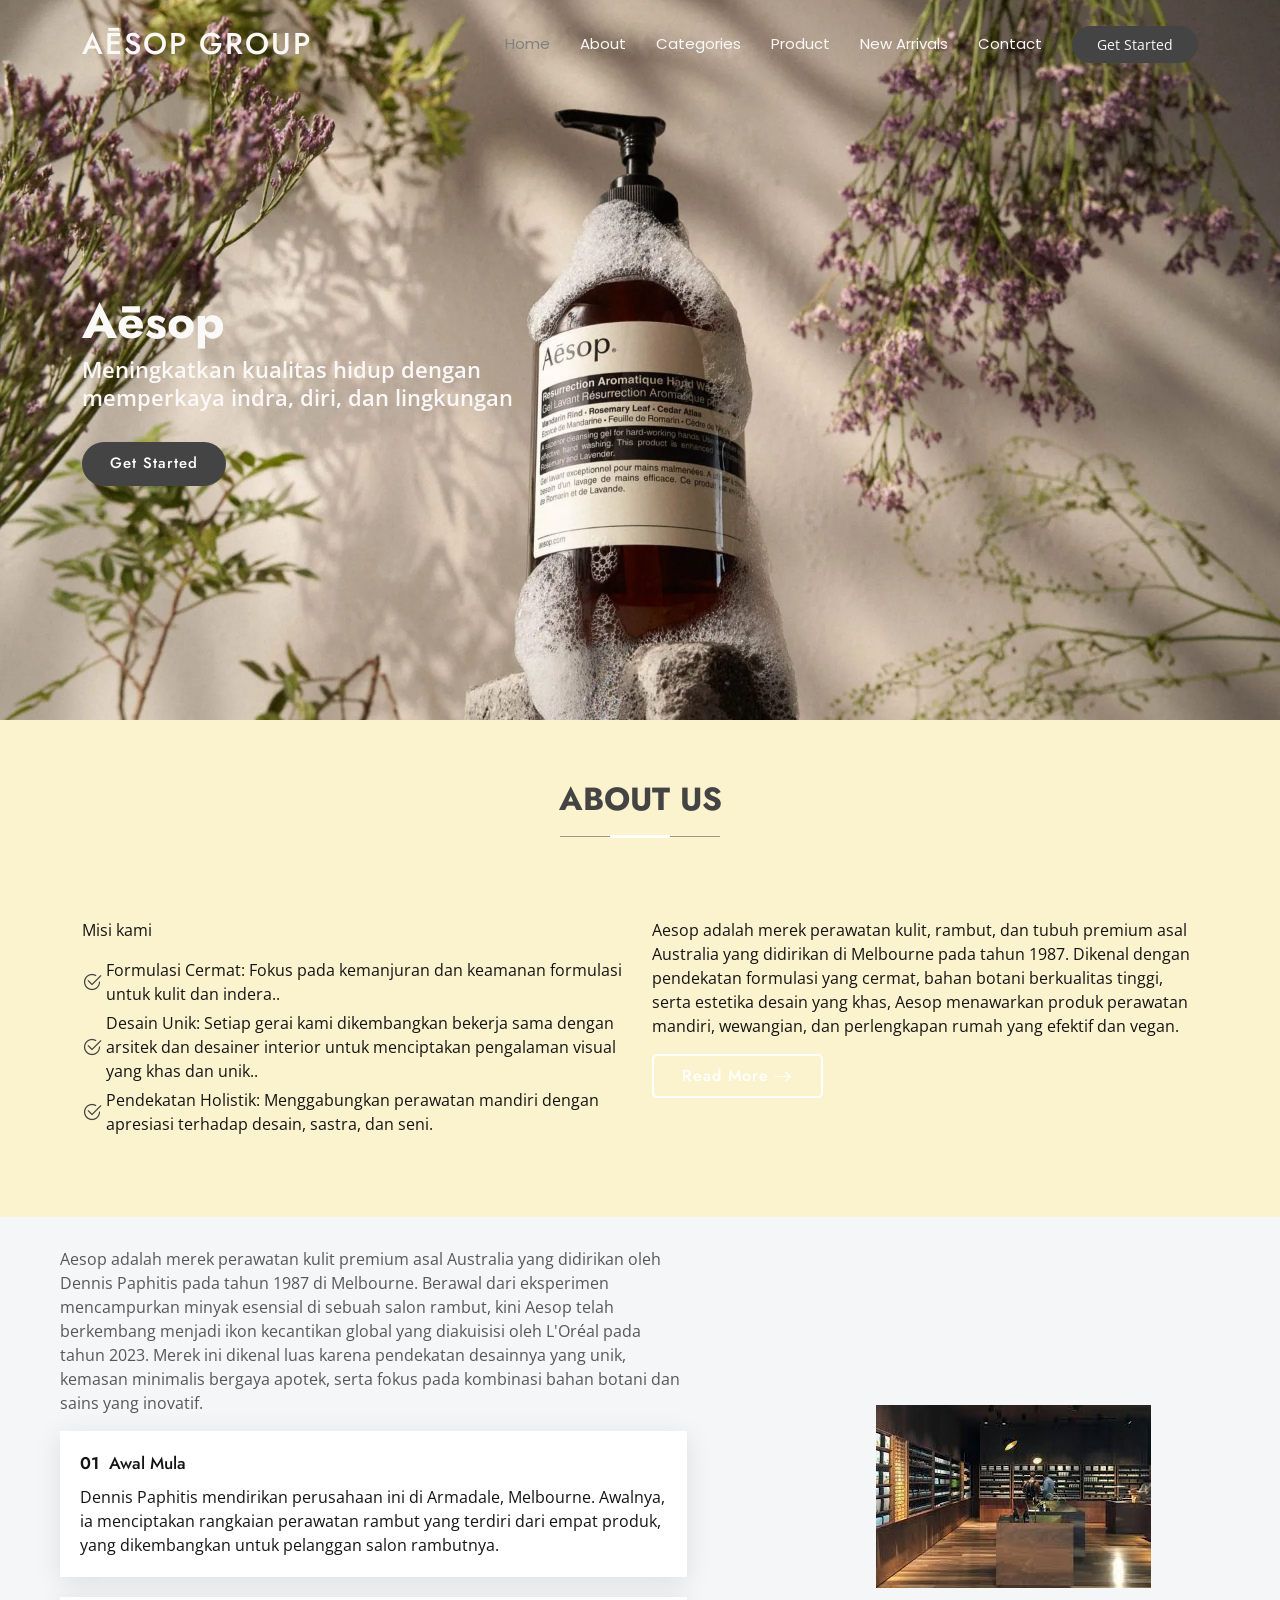
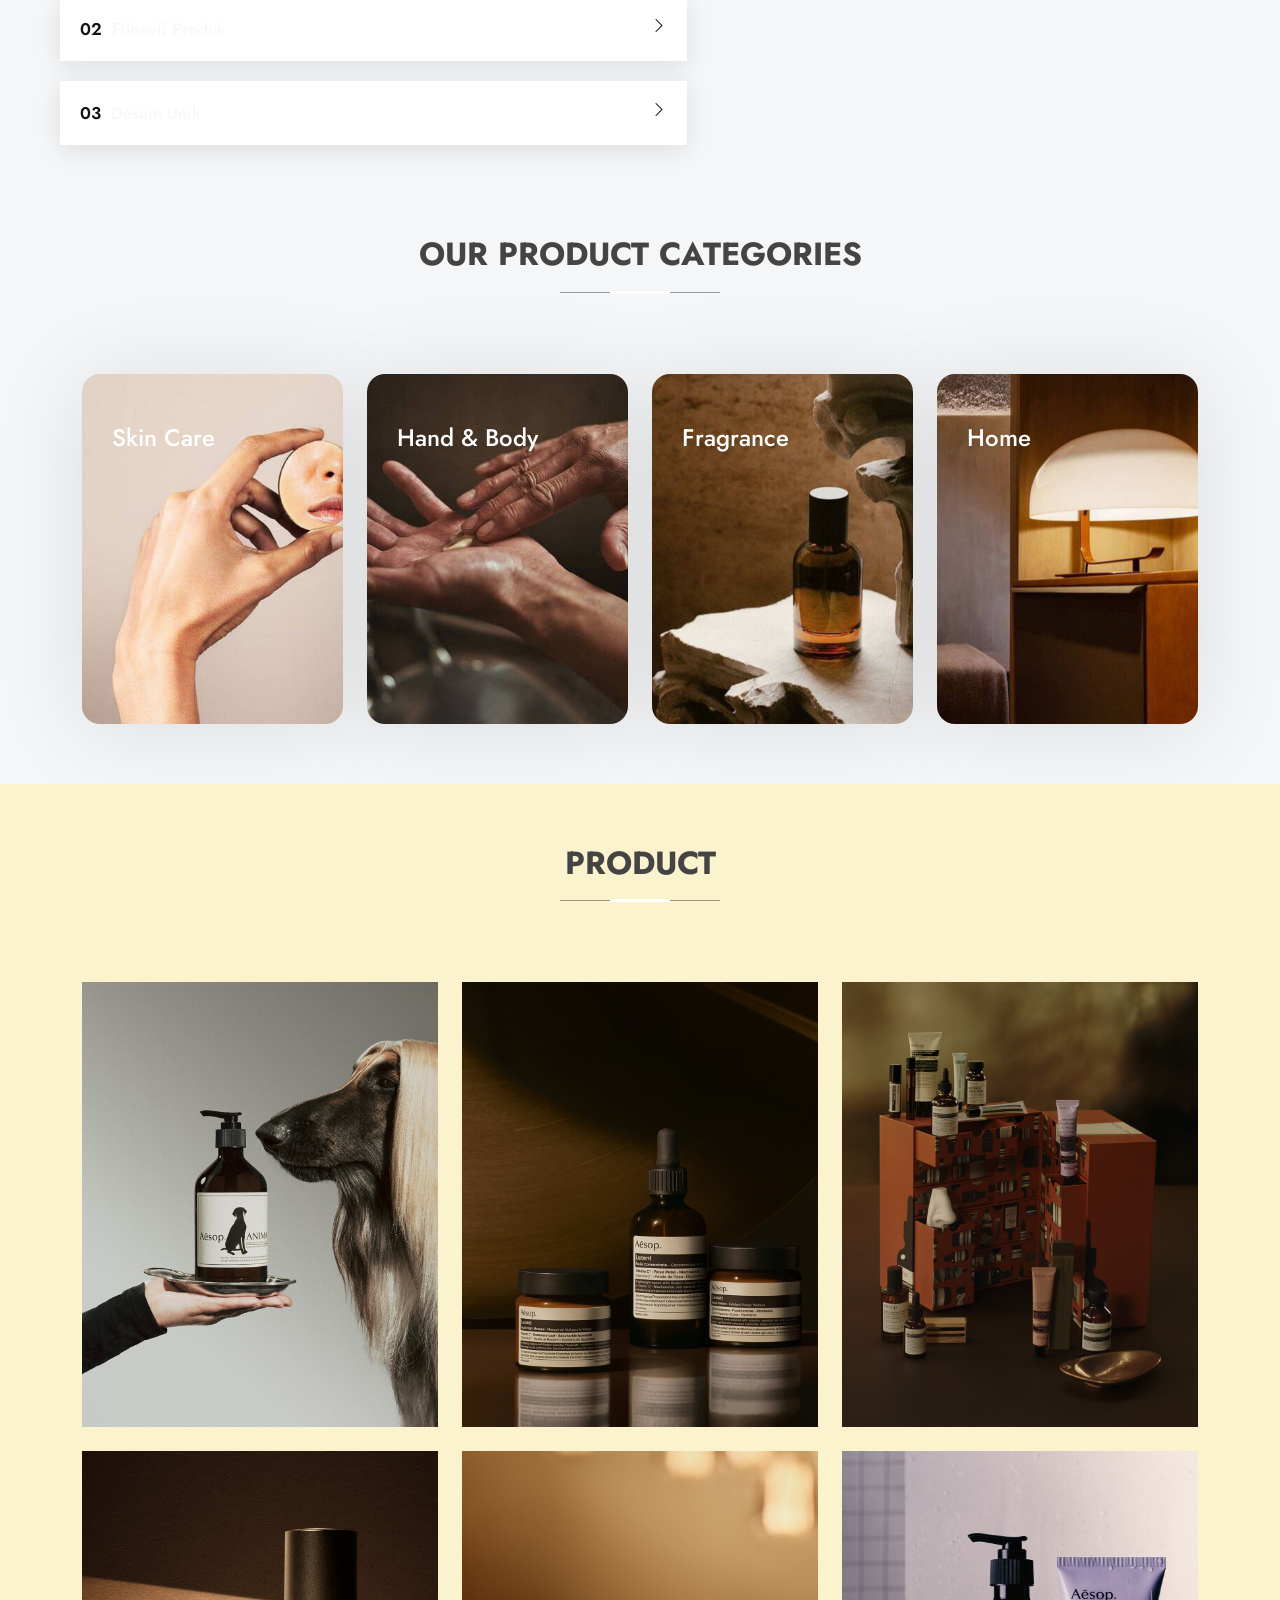
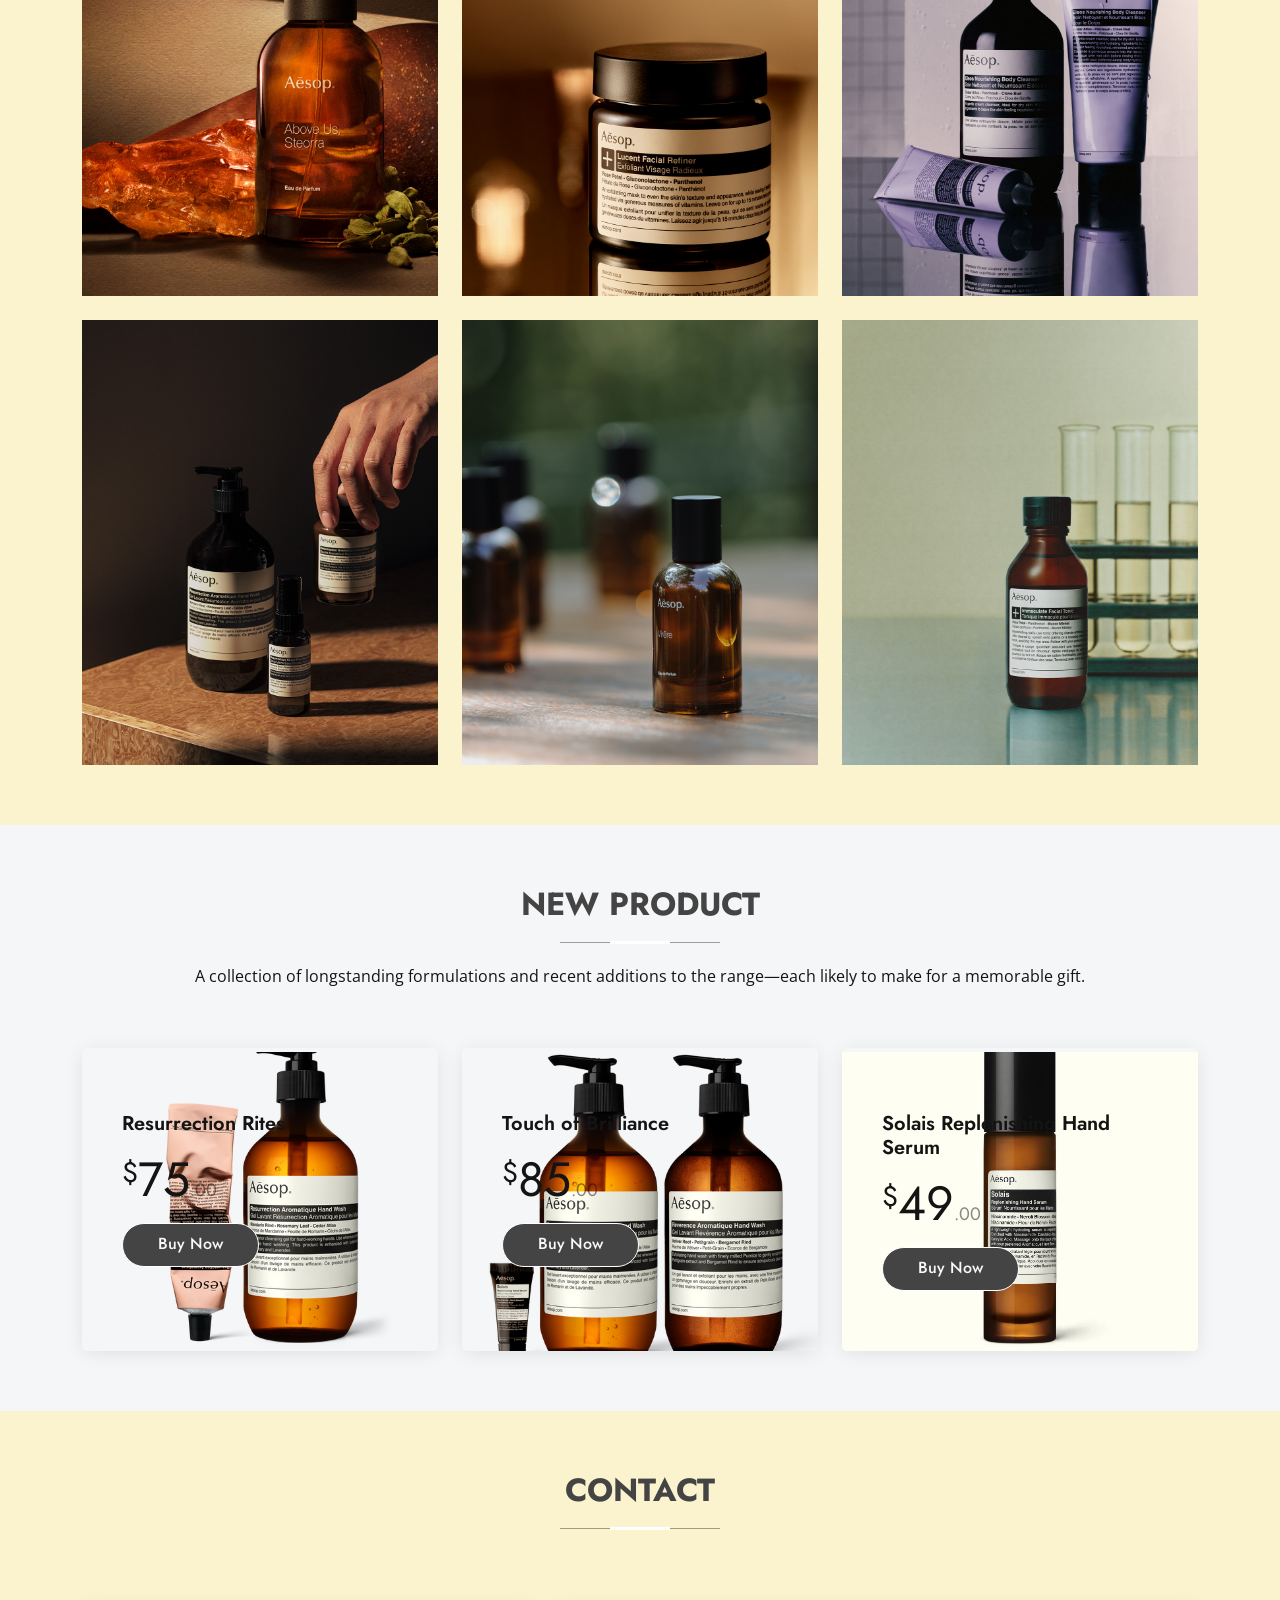
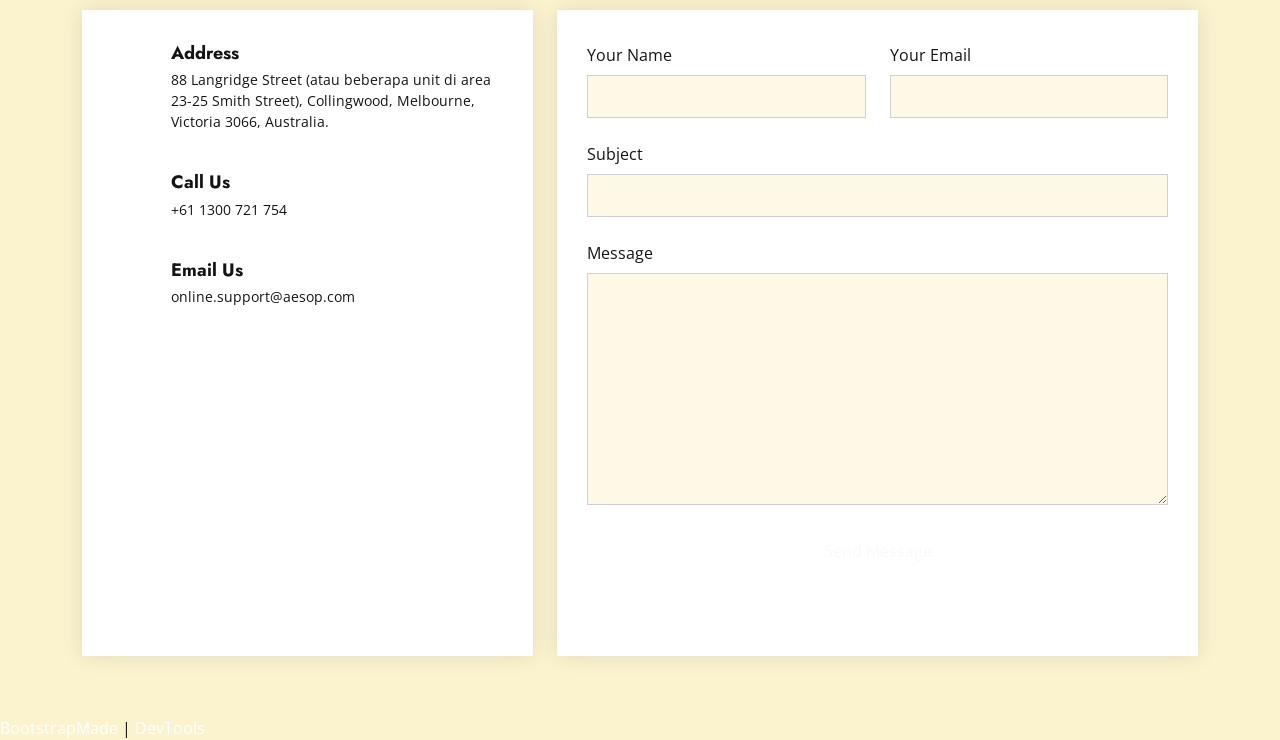
<file: TugasPraEts.html>
<!DOCTYPE html>
<html lang="en">

<head>
  <meta charset="utf-8">
  <meta content="width=device-width, initial-scale=1.0" name="viewport">
  <title>Index - Arsha Bootstrap Template</title>
  <meta name="description" content="">
  <meta name="keywords" content="">

  <!-- Favicons -->
  <link href="assets/img/favicon.png" rel="icon">
  <link href="assets/img/apple-touch-icon.png" rel="apple-touch-icon">

  <!-- Fonts -->
  <link href="https://fonts.googleapis.com" rel="preconnect">
  <link href="https://fonts.gstatic.com" rel="preconnect" crossorigin>
  <link href="https://fonts.googleapis.com/css2?family=Open+Sans:ital,wght@0,300;0,400;0,500;0,600;0,700;0,800;1,300;1,400;1,500;1,600;1,700;1,800&family=Poppins:ital,wght@0,100;0,200;0,300;0,400;0,500;0,600;0,700;0,800;0,900;1,100;1,200;1,300;1,400;1,500;1,600;1,700;1,800;1,900&family=Jost:ital,wght@0,100;0,200;0,300;0,400;0,500;0,600;0,700;0,800;0,900;1,100;1,200;1,300;1,400;1,500;1,600;1,700;1,800;1,900&display=swap" rel="stylesheet">

  <!-- Vendor CSS Files -->
  <link href="assets/vendor/bootstrap/css/bootstrap.min.css" rel="stylesheet">
  <link href="assets/vendor/bootstrap-icons/bootstrap-icons.css" rel="stylesheet">
  <link href="assets/vendor/aos/aos.css" rel="stylesheet">
  <link href="assets/vendor/glightbox/css/glightbox.min.css" rel="stylesheet">
  <link href="assets/vendor/swiper/swiper-bundle.min.css" rel="stylesheet">

  <!-- Main CSS File -->
  <link href="assets/css/main.css" rel="stylesheet">

  <!-- =======================================================
  * Template Name: Arsha
  * Template URL: https://bootstrapmade.com/arsha-free-bootstrap-html-template-corporate/
  * Updated: Feb 22 2025 with Bootstrap v5.3.3
  * Author: BootstrapMade.com
  * License: https://bootstrapmade.com/license/
  ======================================================== -->
</head>

<body class="index-page">

  <header id="header" class="header d-flex align-items-center fixed-top">
    <div class="container-fluid container-xl position-relative d-flex align-items-center">

      <a href="index.html" class="logo d-flex align-items-center me-auto">
        <!-- Uncomment the line below if you also wish to use an image logo -->
        <!-- <img src="assets/img/logo.webp" alt=""> -->
        <h1 class="sitename">Aēsop Group</h1>
      </a>

      <nav id="navmenu" class="navmenu">
        <ul>
          <li><a href="#hero" class="active">Home</a></li>
          <li><a href="#about">About</a></li>
          <li><a href="#services">Categories</a></li>
          <li><a href="#portfolio">Product</a></li>
         
          <li><a href="#pricing">New Arrivals</a></li>
         
          <li><a href="#contact">Contact</a></li>
        </ul>
        <i class="mobile-nav-toggle d-xl-none bi bi-list"></i>
      </nav>

      <a class="btn-getstarted" href="#about">Get Started</a>

    </div>
  </header>

  <main class="main">

    <!-- Hero Section -->
    <section id="hero" class="hero section dark-background">

      <div class="container">
        <div class="row gy-4">
          <div class="col-lg-6 order-2 order-lg-1 d-flex flex-column justify-content-center" data-aos="zoom-out">
            <h1>Aēsop</h1>
            <p>Meningkatkan kualitas hidup dengan memperkaya indra, diri, dan lingkungan</p>
            <div class="d-flex">
              <a href="#about" class="btn-get-started">Get Started</a>
              
            </div>
          </div>
          
        </div>
      </div>

    </section><!-- /Hero Section -->

  

    <!-- About Section -->
    <section id="about" class="about section">

      <!-- Section Title -->
      <div class="container section-title" data-aos="fade-up">
        <h2>About Us</h2>
      </div><!-- End Section Title -->

      <div class="container">

        <div class="row gy-4">

          <div class="col-lg-6 content" data-aos="fade-up" data-aos-delay="100">
            <p>
              Misi kami
            </p>
            <ul>
              <li><i class="bi bi-check2-circle"></i> <span>Formulasi Cermat: Fokus pada kemanjuran dan keamanan formulasi untuk kulit dan indera..</span></li>
              <li><i class="bi bi-check2-circle"></i> <span>Desain Unik: Setiap gerai kami dikembangkan bekerja sama dengan arsitek dan desainer interior untuk menciptakan pengalaman visual yang khas dan unik..</span></li>
              <li><i class="bi bi-check2-circle"></i> <span>Pendekatan Holistik: Menggabungkan perawatan mandiri dengan apresiasi terhadap desain, sastra, dan seni.</span></li>
            </ul>
          </div>

          <div class="col-lg-6" data-aos="fade-up" data-aos-delay="200">
            <p>Aesop adalah merek perawatan kulit, rambut, dan tubuh premium asal Australia yang didirikan di Melbourne pada tahun 1987. Dikenal dengan pendekatan formulasi yang cermat, bahan botani berkualitas tinggi, serta estetika desain yang khas, Aesop menawarkan produk perawatan mandiri, wewangian, dan perlengkapan rumah yang efektif dan vegan.</p>
            <a href="#" class="read-more"><span>Read More</span><i class="bi bi-arrow-right"></i></a>
          </div>

        </div>

      </div>

    </section><!-- /About Section -->

    <!-- Why Us Section -->
    <section id="why-us" class="section why-us light-background" data-builder="section">

      <div class="container-fluid">

        <div class="row gy-4">

          <div class="col-lg-7 d-flex flex-column justify-content-center order-2 order-lg-1">

            <div class="content px-xl-5" data-aos="fade-up" data-aos-delay="100">
              
              <p>
                Aesop adalah merek perawatan kulit premium asal Australia yang didirikan oleh Dennis Paphitis pada tahun 1987 di Melbourne. Berawal dari eksperimen mencampurkan minyak esensial di sebuah salon rambut, kini Aesop telah berkembang menjadi ikon kecantikan global yang diakuisisi oleh L'Oréal pada tahun 2023. Merek ini dikenal luas karena pendekatan desainnya yang unik, kemasan minimalis bergaya apotek, serta fokus pada kombinasi bahan botani dan sains yang inovatif.
              </p>
            </div>

            <div class="faq-container px-xl-5" data-aos="fade-up" data-aos-delay="200">

              <div class="faq-item faq-active">

                <h3><span>01</span> Awal Mula </h3>
                <div class="faq-content">
                  <p>Dennis Paphitis mendirikan perusahaan ini di Armadale, Melbourne. Awalnya, ia menciptakan rangkaian perawatan rambut yang terdiri dari empat produk, yang dikembangkan untuk pelanggan salon rambutnya.</p>
                </div>
                <i class="faq-toggle bi bi-chevron-right"></i>
              </div><!-- End Faq item-->

              <div class="faq-item">
                <h3><span>02</span> Filosofi Produk</h3>
                <div class="faq-content">
                  <p>Aesop berfokus pada perumusan produk perawatan kulit, rambut, dan tubuh dengan kualitas terbaik, memadukan bahan-bahan nabati (botanikal) dengan sains laboratorium.</p>
                </div>
                <i class="faq-toggle bi bi-chevron-right"></i>
              </div><!-- End Faq item-->

              <div class="faq-item">
                <h3><span>03</span> Desain Unik</h3>
                <div class="faq-content">
                  <p>Aesop terkenal dengan botol cokelat gelap bergaya apotek (untuk melindungi isi dari sinar UV) dan komitmen terhadap desain interior toko yang berbeda-beda di setiap lokasi, sering kali berkolaborasi dengan arsitek lokal.</p>
                </div>
                <i class="faq-toggle bi bi-chevron-right"></i>
              </div><!-- End Faq item-->

            </div>

          </div>

          <div class="col-lg-5 order-1 order-lg-2 why-us-img">
            <img src="assets/img/download (1).jpg" class="img-fluid" alt="" data-aos="zoom-out" data-aos-delay="100">
          </div>
        </div>

      </div>

   
    </section><!-- /Skills Section -->

    <!-- Services Section -->
    <section id="services" class="services section light-background">

      <!-- Section Title -->
      <div class="container section-title" data-aos="fade-up">
        <h2>Our Product Categories</h2>
        
      </div><!-- End Section Title -->

      <div class="container">

        <div class="row gy-4">

          <div class="col-xl-3 col-md-6 d-flex" data-aos="fade-up" data-aos-delay="100">
            <div class="service-item1 position-relative">
             
              <h4><a href="" class="stretched-link">Skin Care</a></h4>
             
            </div>
          </div><!-- End Service Item -->

          <div class="col-xl-3 col-md-6 d-flex" data-aos="fade-up" data-aos-delay="200">
            <div class="service-item2 position-relative">
             
              <h4><a href="" class="stretched-link">Hand & Body</a></h4>
             
            </div>
          </div><!-- End Service Item -->

          <div class="col-xl-3 col-md-6 d-flex" data-aos="fade-up" data-aos-delay="300">
            <div class="service-item3 position-relative">
              
              <h4><a href="" class="stretched-link">Fragrance</a></h4>
            
            </div>
          </div><!-- End Service Item -->

          <div class="col-xl-3 col-md-6 d-flex" data-aos="fade-up" data-aos-delay="400">
            <div class="service-item4 position-relative">
              
              <h4><a href="" class="stretched-link">Home</a></h4>
              <br>
          
            </div>
          </div><!-- End Service Item -->

          
        </div>

      </div>

    </section><!-- /Services Section -->

   
  
    <!-- Portfolio Section -->
    <section id="portfolio" class="portfolio section">

      <!-- Section Title -->
      <div class="container section-title" data-aos="fade-up">
        <h2>Product</h2>
       
      </div><!-- End Section Title -->

      <div class="container">

        <div class="isotope-layout" data-default-filter="*" data-layout="masonry" data-sort="original-order">

          

          <div class="row gy-4 isotope-container" data-aos="fade-up" data-aos-delay="200">

            <div class="col-lg-4 col-md-6 portfolio-item isotope-item filter-app">
              <img src="assets/img/Our Animal wash provides aromatic intervention for cherished companions who acquire not-so-cheri.jpg" class="img-fluid" alt="">
              <div class="portfolio-info">
                <h4>App 1</h4>
              
                <a href="assets/img/Our Animal wash provides aromatic intervention for cherished companions who acquire not-so-cheri.jpg" title="Product" data-gallery="portfolio-gallery-app" class="glightbox preview-link"><i class="bi bi-zoom-in"></i></a>
                <a href="portfolio-details.html" title="More Details" class="details-link"><i class="bi bi-link-45deg"></i></a>
              </div>
            </div><!-- End Portfolio Item -->

            <div class="col-lg-4 col-md-6 portfolio-item isotope-item filter-product">
              <img src="assets/img/As eyes close, luminosity awakens.   Apply Lucent Facial Night Masque in the evening and rinse i.jpg" class="img-fluid" alt="">
              <div class="portfolio-info">
                <h4>Product 1</h4>
                
                <a href="assets/img/As eyes close, luminosity awakens.   Apply Lucent Facial Night Masque in the evening and rinse i.jpg" title="Product 1" data-gallery="portfolio-gallery-product" class="glightbox preview-link"><i class="bi bi-zoom-in"></i></a>
                <a href="portfolio-details.html" title="More Details" class="details-link"><i class="bi bi-link-45deg"></i></a>
              </div>
            </div><!-- End Portfolio Item -->

            <div class="col-lg-4 col-md-6 portfolio-item isotope-item filter-branding">
              <img src="assets/img/The doors to the Aesop Abode are finally open. Our most generous bestowal to date—home to thirte.jpg" class="img-fluid" alt="">
              <div class="portfolio-info">
                <h4>Branding 1</h4>
                
                <a href="aassets/img/The doors to the Aesop Abode are finally open. Our most generous bestowal to date—home to thirte.jpg" title="Branding 1" data-gallery="portfolio-gallery-branding" class="glightbox preview-link"><i class="bi bi-zoom-in"></i></a>
                <a href="portfolio-details.html" title="More Details" class="details-link"><i class="bi bi-link-45deg"></i></a>
              </div>
            </div><!-- End Portfolio Item -->

            <div class="col-lg-4 col-md-6 portfolio-item isotope-item filter-app">
              <img src="assets/img/‘Above Us, Steorra is not just a star, it is a shooting star. It is something incandescent—hot a.jpg" class="img-fluid" alt="">
              <div class="portfolio-info">
                <h4>App 2</h4>
                
                <a href="assets/img/‘Above Us, Steorra is not just a star, it is a shooting star. It is something incandescent—hot a.jpgp" title="App 2" data-gallery="portfolio-gallery-app" class="glightbox preview-link"><i class="bi bi-zoom-in"></i></a>
                <a href="portfolio-details.html" title="More Details" class="details-link"><i class="bi bi-link-45deg"></i></a>
              </div>
            </div><!-- End Portfolio Item -->

            <div class="col-lg-4 col-md-6 portfolio-item isotope-item filter-product">
              <img src="assets/img/New Lucent Facial Refiner joins our Skin Care+ range of vitamin-rich formulations. A rinse-off e.jpg" class="img-fluid" alt="">
              <div class="portfolio-info">
                <h4>Product 2</h4>
               
                <a href="assets/img/New Lucent Facial Refiner joins our Skin Care+ range of vitamin-rich formulations. A rinse-off e.jpg" title="Product 2" data-gallery="portfolio-gallery-product" class="glightbox preview-link"><i class="bi bi-zoom-in"></i></a>
                <a href="portfolio-details.html" title="More Details" class="details-link"><i class="bi bi-link-45deg"></i></a>
              </div>
            </div><!-- End Portfolio Item -->

            <div class="col-lg-4 col-md-6 portfolio-item isotope-item filter-branding">
              <img src="assets/img/Hydrating in harmony. As well as being the aromatic counterpart to Eleos Aromatique Hand Balm, n.jpg" class="img-fluid" alt="">
              <div class="portfolio-info">
                <h4>Branding 2</h4>
              
                <a href="assets/img/Hydrating in harmony. As well as being the aromatic counterpart to Eleos Aromatique Hand Balm, n.jpg" title="Branding 2" data-gallery="portfolio-gallery-branding" class="glightbox preview-link"><i class="bi bi-zoom-in"></i></a>
                <a href="portfolio-details.html" title="More Details" class="details-link"><i class="bi bi-link-45deg"></i></a>
              </div>
            </div><!-- End Portfolio Item -->

            <div class="col-lg-4 col-md-6 portfolio-item isotope-item filter-app">
              <img src="assets/img/For makers palms, green thumbs, and the hands that juggle it all.Our Resurrection Aromatique Ha.jpg" class="img-fluid" alt="">
              <div class="portfolio-info">
                <h4>App 3</h4>
                
                <a href="assets/img/For makers palms, green thumbs, and the hands that juggle it all.Our Resurrection Aromatique Ha.jpg" title="App 3" data-gallery="portfolio-gallery-app" class="glightbox preview-link"><i class="bi bi-zoom-in"></i></a>
                <a href="portfolio-details.html" title="More Details" class="details-link"><i class="bi bi-link-45deg"></i></a>
              </div>
            </div><!-- End Portfolio Item -->

            <div class="col-lg-4 col-md-6 portfolio-item isotope-item filter-product">
              <img src="assets/img/Virēre Eau de Parfum—a brush with the past. Clouds of fragrant fog. Tastes of bygone summers. A .jpg" class="img-fluid" alt="">
              <div class="portfolio-info">
                <h4>Product 3</h4>
               
                <a href="assets/img/Virēre Eau de Parfum—a brush with the past. Clouds of fragrant fog. Tastes of bygone summers. A .jpg" title="Product 3" data-gallery="portfolio-gallery-product" class="glightbox preview-link"><i class="bi bi-zoom-in"></i></a>
                <a href="portfolio-details.html" title="More Details" class="details-link"><i class="bi bi-link-45deg"></i></a>
              </div>
            </div><!-- End Portfolio Item -->

            <div class="col-lg-4 col-md-6 portfolio-item isotope-item filter-branding">
              <img src="assets/img/A new skin care centrepiece, Immaculate Facial Tonic redefines what a toner can do in a single d.jpg" class="img-fluid" alt="">
              <div class="portfolio-info">
                <h4>Branding 3</h4>
                
                <a href="assets/img/A new skin care centrepiece, Immaculate Facial Tonic redefines what a toner can do in a single d.jpg" title="Branding 2" data-gallery="portfolio-gallery-branding" class="glightbox preview-link"><i class="bi bi-zoom-in"></i></a>
                <a href="portfolio-details.html" title="More Details" class="details-link"><i class="bi bi-link-45deg"></i></a>
              </div>
            </div><!-- End Portfolio Item -->

          </div><!-- End Portfolio Container -->

        </div>

      </div>

    </section><!-- /Portfolio Section -->

   

    <!-- Pricing Section -->
    <section id="pricing" class="pricing section light-background">

      <!-- Section Title -->
      <div class="container section-title" data-aos="fade-up">
        <h2>New Product</h2>
        <p>A collection of longstanding formulations and recent additions to the range—each likely to make for a memorable gift.</p>
      </div><!-- End Section Title -->

      <div class="container">

        <div class="row gy-4">

          <div class="col-lg-4" data-aos="zoom-in" data-aos-delay="100">
            <div class="pricing-item">
              <h3>Resurrection Rites</h3>
              <h4><sup>$</sup>75<span>.00</span></h4>
              
              <a href="#" class="buy-btn">Buy Now</a>
            </div>
          </div><!-- End Pricing Item -->

          <div class="col-lg-4" data-aos="zoom-in" data-aos-delay="200">
            <div class="pricing-item2">
              <h3>Touch of Brilliance</h3>
              <h4><sup>$</sup>85<span>.00</span></h4>
             
              <a href="#" class="buy-btn">Buy Now</a>
            </div>
          </div><!-- End Pricing Item -->

          <div class="col-lg-4" data-aos="zoom-in" data-aos-delay="300">
            <div class="pricing-item3">
              <h3>Solais Replenishing Hand Serum</h3>
              <h4><sup>$</sup>49<span>.00</span></h4>
             
              <a href="#" class="buy-btn">Buy Now</a>
            </div>
          </div><!-- End Pricing Item -->

        </div>

      </div>

    </section><!-- /Pricing Section -->

    

    <!-- Contact Section -->
    <section id="contact" class="contact section">

      <!-- Section Title -->
      <div class="container section-title" data-aos="fade-up">
        <h2>Contact</h2>
       
      </div><!-- End Section Title -->

      <div class="container" data-aos="fade-up" data-aos-delay="100">

        <div class="row gy-4">

          <div class="col-lg-5">

            <div class="info-wrap">
              <div class="info-item d-flex" data-aos="fade-up" data-aos-delay="200">
                <i class="bi bi-geo-alt flex-shrink-0"></i>
                <div>
                  <h3>Address</h3>
                  <p>88 Langridge Street (atau beberapa unit di area 23-25 Smith Street), Collingwood, Melbourne, Victoria 3066, Australia.</p>
                </div>
              </div><!-- End Info Item -->

              <div class="info-item d-flex" data-aos="fade-up" data-aos-delay="300">
                <i class="bi bi-telephone flex-shrink-0"></i>
                <div>
                  <h3>Call Us</h3>
                  <p>+61 1300 721 754</p>
                </div>
              </div><!-- End Info Item -->

              <div class="info-item d-flex" data-aos="fade-up" data-aos-delay="400">
                <i class="bi bi-envelope flex-shrink-0"></i>
                <div>
                  <h3>Email Us</h3>
                  <p>online.support@aesop.com</p>
                </div>
              </div><!-- End Info Item -->

              <iframe src="https://www.google.com/maps/embed?pb=!1m18!1m12!1m3!1d3152.2925531339606!2d144.98478467592264!3d-37.8066159719774!2m3!1f0!2f0!3f0!3m2!1i1024!2i768!4f13.1!3m3!1m2!1s0x6ad64376a99364b5%3A0xfe76a405ad0f77a1!2sAesop%20Head%20Office!5e0!3m2!1sid!2sid!4v1778060993243!5m2!1sid!2sid" frameborder="0" style="border:0; width: 100%; height: 270px;" allowfullscreen="" loading="lazy" referrerpolicy="no-referrer-when-downgrade"></iframe>
            </div>
          </div>

          <div class="col-lg-7">
            <form action="forms/contact.php" method="post" class="php-email-form" data-aos="fade-up" data-aos-delay="200">
              <div class="row gy-4">

                <div class="col-md-6">
                  <label for="name-field" class="pb-2">Your Name</label>
                  <input type="text" name="name" id="name-field" class="form-control" required="">
                </div>

                <div class="col-md-6">
                  <label for="email-field" class="pb-2">Your Email</label>
                  <input type="email" class="form-control" name="email" id="email-field" required="">
                </div>

                <div class="col-md-12">
                  <label for="subject-field" class="pb-2">Subject</label>
                  <input type="text" class="form-control" name="subject" id="subject-field" required="">
                </div>

                <div class="col-md-12">
                  <label for="message-field" class="pb-2">Message</label>
                  <textarea class="form-control" name="message" rows="10" id="message-field" required=""></textarea>
                </div>

                <div class="col-md-12 text-center">
                  <div class="loading">Loading</div>
                  <div class="error-message"></div>
                  <div class="sent-message">Your message has been sent. Thank you!</div>

                  <button type="submit">Send Message</button>
                </div>

              </div>
            </form>
          </div><!-- End Contact Form -->

        </div>

      </div>

    </section><!-- /Contact Section -->

  </main>

  
        <!-- All the links in the footer should remain intact. -->
        <!-- You can delete the links only if you've purchased the pro version. -->
        <!-- Licensing information: https://bootstrapmade.com/license/ -->
        <!-- Purchase the pro version with working PHP/AJAX contact form: [buy-url] -->
        <a href="https://bootstrapmade.com/">BootstrapMade</a> | <a href="https://bootstrapmade.com/tools/">DevTools</a>
      </div>
    </div>

  </footer>

  <!-- Scroll Top -->
  <a href="#" id="scroll-top" class="scroll-top d-flex align-items-center justify-content-center"><i class="bi bi-arrow-up-short"></i></a>

  <!-- Preloader -->
  <div id="preloader"></div>

  <!-- Vendor JS Files -->
  <script src="assets/vendor/bootstrap/js/bootstrap.bundle.min.js"></script>
  <script src="assets/vendor/php-email-form/validate.js"></script>
  <script src="assets/vendor/aos/aos.js"></script>
  <script src="assets/vendor/glightbox/js/glightbox.min.js"></script>
  <script src="assets/vendor/swiper/swiper-bundle.min.js"></script>
  <script src="assets/vendor/waypoints/noframework.waypoints.js"></script>
  <script src="assets/vendor/imagesloaded/imagesloaded.pkgd.min.js"></script>
  <script src="assets/vendor/isotope-layout/isotope.pkgd.min.js"></script>

  <!-- Main JS File -->
  <script src="assets/js/main.js"></script>

</body>

</html>
</file>
<file: assets/css/Main2.css>
/**
* Template Name: Arsha
* Template URL: https://bootstrapmade.com/arsha-free-bootstrap-html-template-corporate/
* Updated: Feb 22 2025 with Bootstrap v5.3.3
* Author: BootstrapMade.com
* License: https://bootstrapmade.com/license/
*/

/*--------------------------------------------------------------
# Font & Color Variables
# Help: https://bootstrapmade.com/color-system/
--------------------------------------------------------------*/
/* Fonts */
:root {
  --default-font: "Open Sans",  system-ui, -apple-system, "Segoe UI", Roboto, "Helvetica Neue", Arial, "Noto Sans", "Liberation Sans", sans-serif, "Apple Color Emoji", "Segoe UI Emoji", "Segoe UI Symbol", "Noto Color Emoji";
  --heading-font: "Jost",  sans-serif;
  --nav-font: "Poppins",  sans-serif;
}

/* Global Colors - The following color variables are used throughout the website. Updating them here will change the color scheme of the entire website */
:root { 
  --background-color: #ffffff; /* Background color for the entire website, including individual sections */
  --default-color: #444444; /* Default color used for the majority of the text content across the entire website */
  --heading-color: #37517e; /* Color for headings, subheadings and title throughout the website */
  --accent-color: #47b2e4; /* Accent color that represents your brand on the website. It's used for buttons, links, and other elements that need to stand out */
  --surface-color: #ffffff; /* The surface color is used as a background of boxed elements within sections, such as cards, icon boxes, or other elements that require a visual separation from the global background. */
  --contrast-color: #ffffff; /* Contrast color for text, ensuring readability against backgrounds of accent, heading, or default colors. */
}

/* Nav Menu Colors - The following color variables are used specifically for the navigation menu. They are separate from the global colors to allow for more customization options */
:root {
  --nav-color: #ffffff;  /* The default color of the main navmenu links */
  --nav-hover-color: #47b2e4; /* Applied to main navmenu links when they are hovered over or active */
  --nav-mobile-background-color: #ffffff; /* Used as the background color for mobile navigation menu */
  --nav-dropdown-background-color: #ffffff; /* Used as the background color for dropdown items that appear when hovering over primary navigation items */
  --nav-dropdown-color: #444444; /* Used for navigation links of the dropdown items in the navigation menu. */
  --nav-dropdown-hover-color: #47b2e4; /* Similar to --nav-hover-color, this color is applied to dropdown navigation links when they are hovered over. */
}

/* Color Presets - These classes override global colors when applied to any section or element, providing reuse of the sam color scheme. */

.light-background {
  --background-color: #f5f6f8;
  --surface-color: #ffffff;
}

.dark-background {
  --background-color: #37517e;
  --default-color: #ffffff;
  --heading-color: #ffffff;
  --surface-color: #4668a2;
  --contrast-color: #ffffff;
}

/* Smooth scroll */
:root {
  scroll-behavior: smooth;
}

/*--------------------------------------------------------------
# General Styling & Shared Classes
--------------------------------------------------------------*/
body {
  color: var(--default-color);
  background-color: var(--background-color);
  font-family: var(--default-font);
}

a {
  color: var(--accent-color);
  text-decoration: none;
  transition: 0.3s;
}

a:hover {
  color: color-mix(in srgb, var(--accent-color), transparent 25%);
  text-decoration: none;
}

h1,
h2,
h3,
h4,
h5,
h6 {
  color: var(--heading-color);
  font-family: var(--heading-font);
}

/* PHP Email Form Messages
------------------------------*/
.php-email-form .error-message {
  display: none;
  background: #df1529;
  color: #ffffff;
  text-align: left;
  padding: 15px;
  margin-bottom: 24px;
  font-weight: 600;
}

.php-email-form .sent-message {
  display: none;
  color: #ffffff;
  background: #059652;
  text-align: center;
  padding: 15px;
  margin-bottom: 24px;
  font-weight: 600;
}

.php-email-form .loading {
  display: none;
  background: var(--surface-color);
  text-align: center;
  padding: 15px;
  margin-bottom: 24px;
}

.php-email-form .loading:before {
  content: "";
  display: inline-block;
  border-radius: 50%;
  width: 24px;
  height: 24px;
  margin: 0 10px -6px 0;
  border: 3px solid var(--accent-color);
  border-top-color: var(--surface-color);
  animation: php-email-form-loading 1s linear infinite;
}

@keyframes php-email-form-loading {
  0% {
    transform: rotate(0deg);
  }

  100% {
    transform: rotate(360deg);
  }
}

/*--------------------------------------------------------------
# Global Header
--------------------------------------------------------------*/
.header {
  --background-color: #3d4d6a;
  --heading-color: #ffffff;
  color: var(--default-color);
  background-color: var(--background-color);
  padding: 15px 0;
  transition: all 0.5s;
  z-index: 997;
}

.header .logo {
  line-height: 1;
}

.header .logo img {
  max-height: 36px;
  margin-right: 8px;
}

.header .logo h1 {
  font-size: 30px;
  margin: 0;
  font-weight: 500;
  color: var(--heading-color);
  letter-spacing: 2px;
  text-transform: uppercase;
}

.header .btn-getstarted,
.header .btn-getstarted:focus {
  color: var(--contrast-color);
  background: var(--accent-color);
  font-size: 14px;
  padding: 8px 25px;
  margin: 0 0 0 30px;
  border-radius: 50px;
  transition: 0.3s;
}

.header .btn-getstarted:hover,
.header .btn-getstarted:focus:hover {
  color: var(--contrast-color);
  background: color-mix(in srgb, var(--accent-color), transparent 15%);
}

@media (max-width: 1200px) {
  .header .logo {
    order: 1;
  }

  .header .btn-getstarted {
    order: 2;
    margin: 0 15px 0 0;
    padding: 6px 15px;
  }

  .header .navmenu {
    order: 3;
  }
}

/* Index Page Header
------------------------------*/
.index-page .header {
  --background-color: rgba(255, 255, 255, 0);
  --heading-color: #ffffff;
  --nav-color: #ffffff;
}

/* Index Page Header on Scroll
------------------------------*/
.index-page.scrolled .header {
  --background-color: rgba(40, 58, 90, 0.9);
}

/*--------------------------------------------------------------
# Navigation Menu
--------------------------------------------------------------*/
/* Desktop Navigation */
@media (min-width: 1200px) {
  .navmenu {
    padding: 0;
  }

  .navmenu ul {
    margin: 0;
    padding: 0;
    display: flex;
    list-style: none;
    align-items: center;
  }

  .navmenu li {
    position: relative;
  }

  .navmenu a,
  .navmenu a:focus {
    color: var(--nav-color);
    padding: 18px 15px;
    font-size: 15px;
    font-family: var(--nav-font);
    font-weight: 400;
    display: flex;
    align-items: center;
    justify-content: space-between;
    white-space: nowrap;
    transition: 0.3s;
  }

  .navmenu a i,
  .navmenu a:focus i {
    font-size: 12px;
    line-height: 0;
    margin-left: 5px;
    transition: 0.3s;
  }

  .navmenu li:last-child a {
    padding-right: 0;
  }

  .navmenu li:hover>a,
  .navmenu .active,
  .navmenu .active:focus {
    color: var(--nav-hover-color);
  }

  .navmenu .dropdown ul {
    margin: 0;
    padding: 10px 0;
    background: var(--nav-dropdown-background-color);
    display: block;
    position: absolute;
    visibility: hidden;
    left: 14px;
    top: 130%;
    opacity: 0;
    transition: 0.3s;
    border-radius: 4px;
    z-index: 99;
    box-shadow: 0px 0px 30px rgba(0, 0, 0, 0.1);
  }

  .navmenu .dropdown ul li {
    min-width: 200px;
  }

  .navmenu .dropdown ul a {
    padding: 10px 20px;
    font-size: 15px;
    text-transform: none;
    color: var(--nav-dropdown-color);
  }

  .navmenu .dropdown ul a i {
    font-size: 12px;
  }

  .navmenu .dropdown ul a:hover,
  .navmenu .dropdown ul .active:hover,
  .navmenu .dropdown ul li:hover>a {
    color: var(--nav-dropdown-hover-color);
  }

  .navmenu .dropdown:hover>ul {
    opacity: 1;
    top: 100%;
    visibility: visible;
  }

  .navmenu .dropdown .dropdown ul {
    top: 0;
    left: -90%;
    visibility: hidden;
  }

  .navmenu .dropdown .dropdown:hover>ul {
    opacity: 1;
    top: 0;
    left: -100%;
    visibility: visible;
  }

  .navmenu .megamenu {
    position: static;
  }

  .navmenu .megamenu ul {
    margin: 0;
    padding: 10px;
    background: var(--nav-dropdown-background-color);
    box-shadow: 0px 0px 20px rgba(0, 0, 0, 0.1);
    position: absolute;
    top: 130%;
    left: 0;
    right: 0;
    visibility: hidden;
    opacity: 0;
    display: flex;
    transition: 0.3s;
    border-radius: 4px;
    z-index: 99;
  }

  .navmenu .megamenu ul li {
    flex: 1;
  }

  .navmenu .megamenu ul li a,
  .navmenu .megamenu ul li:hover>a {
    padding: 10px 20px;
    font-size: 15px;
    color: var(--nav-dropdown-color);
  }

  .navmenu .megamenu ul li a:hover,
  .navmenu .megamenu ul li .active,
  .navmenu .megamenu ul li .active:hover {
    color: var(--nav-dropdown-hover-color);
  }

  .navmenu .megamenu:hover>ul {
    opacity: 1;
    top: 100%;
    visibility: visible;
  }

  .navmenu .dd-box-shadow {
    box-shadow: 0px 0px 30px rgba(0, 0, 0, 0.1);
  }
}

/* Mobile Navigation */
@media (max-width: 1199px) {
  .mobile-nav-toggle {
    color: var(--nav-color);
    font-size: 28px;
    line-height: 0;
    margin-right: 10px;
    cursor: pointer;
    transition: color 0.3s;
  }

  .navmenu {
    padding: 0;
    z-index: 9997;
  }

  .navmenu ul {
    display: none;
    list-style: none;
    position: absolute;
    inset: 60px 20px 20px 20px;
    padding: 10px 0;
    margin: 0;
    border-radius: 6px;
    background-color: var(--nav-mobile-background-color);
    overflow-y: auto;
    transition: 0.3s;
    z-index: 9998;
    box-shadow: 0px 0px 30px rgba(0, 0, 0, 0.1);
  }

  .navmenu a,
  .navmenu a:focus {
    color: var(--nav-dropdown-color);
    padding: 10px 20px;
    font-family: var(--nav-font);
    font-size: 17px;
    font-weight: 500;
    display: flex;
    align-items: center;
    justify-content: space-between;
    white-space: nowrap;
    transition: 0.3s;
  }

  .navmenu a i,
  .navmenu a:focus i {
    font-size: 12px;
    line-height: 0;
    margin-left: 5px;
    width: 30px;
    height: 30px;
    display: flex;
    align-items: center;
    justify-content: center;
    border-radius: 50%;
    transition: 0.3s;
    background-color: color-mix(in srgb, var(--accent-color), transparent 90%);
  }

  .navmenu a i:hover,
  .navmenu a:focus i:hover {
    background-color: var(--accent-color);
    color: var(--contrast-color);
  }

  .navmenu a:hover,
  .navmenu .active,
  .navmenu .active:focus {
    color: var(--nav-dropdown-hover-color);
  }

  .navmenu .active i,
  .navmenu .active:focus i {
    background-color: var(--accent-color);
    color: var(--contrast-color);
    transform: rotate(180deg);
  }

  .navmenu .dropdown ul {
    position: static;
    display: none;
    z-index: 99;
    padding: 10px 0;
    margin: 10px 20px;
    background-color: var(--nav-dropdown-background-color);
    border: 1px solid color-mix(in srgb, var(--default-color), transparent 90%);
    box-shadow: none;
    transition: all 0.5s ease-in-out;
  }

  .navmenu .dropdown ul ul {
    background-color: rgba(33, 37, 41, 0.1);
  }

  .navmenu .dropdown>.dropdown-active {
    display: block;
    background-color: rgba(33, 37, 41, 0.03);
  }

  .mobile-nav-active {
    overflow: hidden;
  }

  .mobile-nav-active .mobile-nav-toggle {
    color: #fff;
    position: absolute;
    font-size: 32px;
    top: 15px;
    right: 15px;
    margin-right: 0;
    z-index: 9999;
  }

  .mobile-nav-active .navmenu {
    position: fixed;
    overflow: hidden;
    inset: 0;
    background: rgba(33, 37, 41, 0.8);
    transition: 0.3s;
  }

  .mobile-nav-active .navmenu>ul {
    display: block;
  }
}

/*--------------------------------------------------------------
# Global Footer
--------------------------------------------------------------*/
.footer {
  color: var(--default-color);
  background-color: var(--background-color);
  font-size: 14px;
  padding-bottom: 50px;
  position: relative;
}

.footer .footer-newsletter {
  background-color: color-mix(in srgb, var(--heading-color), transparent 95%);
  padding: 50px 0;
}

.footer .footer-newsletter h4 {
  font-size: 24px;
}

.footer .footer-newsletter .newsletter-form {
  margin-top: 30px;
  margin-bottom: 15px;
  padding: 6px 8px;
  position: relative;
  background-color: color-mix(in srgb, var(--background-color), transparent 50%);
  border: 1px solid color-mix(in srgb, var(--default-color), transparent 90%);
  box-shadow: 0px 2px 25px rgba(0, 0, 0, 0.1);
  display: flex;
  transition: 0.3s;
  border-radius: 50px;
}

.footer .footer-newsletter .newsletter-form:focus-within {
  border-color: var(--accent-color);
}

.footer .footer-newsletter .newsletter-form input[type=email] {
  border: 0;
  padding: 4px;
  width: 100%;
  background-color: color-mix(in srgb, var(--background-color), transparent 50%);
  color: var(--default-color);
}

.footer .footer-newsletter .newsletter-form input[type=email]:focus-visible {
  outline: none;
}

.footer .footer-newsletter .newsletter-form input[type=submit] {
  border: 0;
  font-size: 16px;
  padding: 0 20px;
  margin: -7px -8px -7px 0;
  background: var(--accent-color);
  color: var(--contrast-color);
  transition: 0.3s;
  border-radius: 50px;
}

.footer .footer-newsletter .newsletter-form input[type=submit]:hover {
  background: color-mix(in srgb, var(--accent-color), transparent 20%);
}

.footer .footer-top {
  padding-top: 50px;
}

.footer .social-links a {
  display: flex;
  align-items: center;
  justify-content: center;
  width: 40px;
  height: 40px;
  border-radius: 50%;
  border: 1px solid color-mix(in srgb, var(--default-color), transparent 50%);
  font-size: 16px;
  color: color-mix(in srgb, var(--default-color), transparent 20%);
  margin-right: 10px;
  transition: 0.3s;
}

.footer .social-links a:hover {
  color: var(--accent-color);
  border-color: var(--accent-color);
}

.footer h4 {
  font-size: 16px;
  font-weight: bold;
  position: relative;
  padding-bottom: 12px;
}

.footer .footer-links {
  margin-bottom: 30px;
}

.footer .footer-links ul {
  list-style: none;
  padding: 0;
  margin: 0;
}

.footer .footer-links ul i {
  margin-right: 3px;
  font-size: 12px;
  line-height: 0;
  color: var(--accent-color);
}

.footer .footer-links ul li {
  padding: 10px 0;
  display: flex;
  align-items: center;
}

.footer .footer-links ul li:first-child {
  padding-top: 0;
}

.footer .footer-links ul a {
  display: inline-block;
  color: color-mix(in srgb, var(--default-color), transparent 20%);
  line-height: 1;
}

.footer .footer-links ul a:hover {
  color: var(--accent-color);
}

.footer .footer-about a {
  color: var(--heading-color);
  font-size: 28px;
  font-weight: 600;
  text-transform: uppercase;
  font-family: var(--heading-font);
}

.footer .footer-contact p {
  margin-bottom: 5px;
}

.footer .copyright {
  padding-top: 25px;
  padding-bottom: 25px;
  border-top: 1px solid color-mix(in srgb, var(--default-color), transparent 90%);
}

.footer .copyright p {
  margin-bottom: 0;
}

.footer .credits {
  margin-top: 6px;
  font-size: 13px;
}

/*--------------------------------------------------------------
# Preloader
--------------------------------------------------------------*/
#preloader {
  position: fixed;
  inset: 0;
  z-index: 999999;
  overflow: hidden;
  background: var(--background-color);
  transition: all 0.6s ease-out;
}

#preloader:before {
  content: "";
  position: fixed;
  top: calc(50% - 30px);
  left: calc(50% - 30px);
  border: 6px solid #ffffff;
  border-color: var(--accent-color) transparent var(--accent-color) transparent;
  border-radius: 50%;
  width: 60px;
  height: 60px;
  animation: animate-preloader 1.5s linear infinite;
}

@keyframes animate-preloader {
  0% {
    transform: rotate(0deg);
  }

  100% {
    transform: rotate(360deg);
  }
}

/*--------------------------------------------------------------
# Scroll Top Button
--------------------------------------------------------------*/
.scroll-top {
  position: fixed;
  visibility: hidden;
  opacity: 0;
  right: 15px;
  bottom: -15px;
  z-index: 99999;
  background-color: var(--accent-color);
  width: 44px;
  height: 44px;
  border-radius: 50px;
  transition: all 0.4s;
}

.scroll-top i {
  font-size: 24px;
  color: var(--contrast-color);
  line-height: 0;
}

.scroll-top:hover {
  background-color: color-mix(in srgb, var(--accent-color), transparent 20%);
  color: var(--contrast-color);
}

.scroll-top.active {
  visibility: visible;
  opacity: 1;
  bottom: 15px;
}

/*--------------------------------------------------------------
# Disable aos animation delay on mobile devices
--------------------------------------------------------------*/
@media screen and (max-width: 768px) {
  [data-aos-delay] {
    transition-delay: 0 !important;
  }
}

/*--------------------------------------------------------------
# Global Page Titles & Breadcrumbs
--------------------------------------------------------------*/
.page-title {
  --background-color: color-mix(in srgb, var(--default-color), transparent 96%);
  color: var(--default-color);
  background-color: var(--background-color);
  padding: 20px 0;
  position: relative;
}

.page-title h1 {
  font-size: 28px;
  font-weight: 700;
  margin: 0;
}

.page-title .breadcrumbs ol {
  display: flex;
  flex-wrap: wrap;
  list-style: none;
  padding: 0 0 10px 0;
  margin: 0;
  font-size: 14px;
}

.page-title .breadcrumbs ol li+li {
  padding-left: 10px;
}

.page-title .breadcrumbs ol li+li::before {
  content: "/";
  display: inline-block;
  padding-right: 10px;
  color: color-mix(in srgb, var(--default-color), transparent 70%);
}

/*--------------------------------------------------------------
# Global Sections
--------------------------------------------------------------*/
section,
.section {
  color: var(--default-color);
  background-color: var(--background-color);
  padding: 60px 0;
  scroll-margin-top: 88px;
  overflow: clip;
}

@media (max-width: 1199px) {

  section,
  .section {
    scroll-margin-top: 66px;
  }
}

/*--------------------------------------------------------------
# Global Section Titles
--------------------------------------------------------------*/
.section-title {
  text-align: center;
  padding-bottom: 60px;
  position: relative;
}

.section-title h2 {
  font-size: 32px;
  font-weight: 700;
  margin-bottom: 20px;
  padding-bottom: 20px;
  text-transform: uppercase;
  position: relative;
}

.section-title h2:before {
  content: "";
  position: absolute;
  display: block;
  width: 160px;
  height: 1px;
  background: color-mix(in srgb, var(--default-color), transparent 60%);
  left: 0;
  right: 0;
  bottom: 1px;
  margin: auto;
}

.section-title h2::after {
  content: "";
  position: absolute;
  display: block;
  width: 60px;
  height: 3px;
  background: var(--accent-color);
  left: 0;
  right: 0;
  bottom: 0;
  margin: auto;
}

.section-title p {
  margin-bottom: 0;
}

/*--------------------------------------------------------------
# Hero Section
--------------------------------------------------------------*/
.hero {
  width: 100%;
  min-height: 80vh;
  position: relative;
  padding: 120px 0 60px 0;
  display: flex;
  align-items: center;
}

.hero h1 {
  margin: 0;
  font-size: 48px;
  font-weight: 700;
  line-height: 56px;
}

.hero p {
  color: color-mix(in srgb, var(--default-color), transparent 30%);
  margin: 5px 0 30px 0;
  font-size: 22px;
  line-height: 1.3;
  font-weight: 600;
}

.hero .btn-get-started {
  color: var(--contrast-color);
  background: var(--accent-color);
  font-family: var(--heading-font);
  font-weight: 500;
  font-size: 15px;
  letter-spacing: 1px;
  display: inline-block;
  padding: 10px 28px 12px 28px;
  border-radius: 50px;
  transition: 0.5s;
}

.hero .btn-get-started:hover {
  color: var(--contrast-color);
  background: color-mix(in srgb, var(--accent-color), transparent 15%);
}

.hero .btn-watch-video {
  font-size: 16px;
  transition: 0.5s;
  margin-left: 25px;
  color: var(--default-color);
  font-weight: 600;
}

.hero .btn-watch-video i {
  color: var(--contrast-color);
  font-size: 32px;
  transition: 0.3s;
  line-height: 0;
  margin-right: 8px;
}

.hero .btn-watch-video:hover {
  color: var(--accent-color);
}

.hero .btn-watch-video:hover i {
  color: color-mix(in srgb, var(--accent-color), transparent 15%);
}

.hero .animated {
  animation: up-down 2s ease-in-out infinite alternate-reverse both;
}

@media (max-width: 640px) {
  .hero h1 {
    font-size: 28px;
    line-height: 36px;
  }

  .hero p {
    font-size: 18px;
    line-height: 24px;
    margin-bottom: 30px;
  }

  .hero .btn-get-started,
  .hero .btn-watch-video {
    font-size: 13px;
  }
}

@keyframes up-down {
  0% {
    transform: translateY(10px);
  }

  100% {
    transform: translateY(-10px);
  }
}

/*--------------------------------------------------------------
# Clients Section
--------------------------------------------------------------*/
.clients {
  padding: 12px 0;
}

.clients .swiper {
  padding: 10px 0;
}

.clients .swiper-wrapper {
  height: auto;
}

.clients .swiper-slide img {
  transition: 0.3s;
  padding: 0 10px;
}

.clients .swiper-slide img:hover {
  transform: scale(1.1);
}

/*--------------------------------------------------------------
# About Section
--------------------------------------------------------------*/
.about ul {
  list-style: none;
  padding: 0;
}

.about ul li {
  padding-bottom: 5px;
  display: flex;
  align-items: center;
}

.about ul i {
  font-size: 20px;
  padding-right: 4px;
  color: var(--accent-color);
}

.about .read-more {
  color: var(--accent-color);
  font-family: var(--heading-font);
  font-weight: 500;
  font-size: 16px;
  letter-spacing: 1px;
  padding: 8px 28px;
  border-radius: 5px;
  transition: 0.3s;
  display: inline-flex;
  align-items: center;
  justify-content: center;
  border: 2px solid var(--accent-color);
}

.about .read-more i {
  font-size: 18px;
  margin-left: 5px;
  line-height: 0;
  transition: 0.3s;
}

.about .read-more:hover {
  background: var(--accent-color);
  color: var(--contrast-color);
}

.about .read-more:hover i {
  transform: translate(5px, 0);
}

/*--------------------------------------------------------------
# Why Us Section
--------------------------------------------------------------*/
.why-us {
  padding: 30px 0;
}

.why-us .content h3 {
  font-weight: 400;
  font-size: 34px;
}

.why-us .content p {
  color: color-mix(in srgb, var(--default-color), transparent 30%);
}

.why-us .faq-container .faq-item {
  background-color: var(--surface-color);
  position: relative;
  padding: 20px;
  margin-bottom: 20px;
  box-shadow: 0px 5px 25px 0px rgba(0, 0, 0, 0.1);
  overflow: hidden;
}

.why-us .faq-container .faq-item:last-child {
  margin-bottom: 0;
}

.why-us .faq-container .faq-item h3 {
  font-weight: 500;
  font-size: 17px;
  line-height: 24px;
  margin: 0 30px 0 0;
  transition: 0.3s;
  cursor: pointer;
}

.why-us .faq-container .faq-item h3 span {
  color: var(--accent-color);
  padding-right: 5px;
  font-weight: 600;
}

.why-us .faq-container .faq-item h3:hover {
  color: var(--accent-color);
}

.why-us .faq-container .faq-item .faq-content {
  display: grid;
  grid-template-rows: 0fr;
  transition: 0.3s ease-in-out;
  visibility: hidden;
  opacity: 0;
}

.why-us .faq-container .faq-item .faq-content p {
  margin-bottom: 0;
  overflow: hidden;
}

.why-us .faq-container .faq-item .faq-icon {
  position: absolute;
  top: 22px;
  left: 20px;
  font-size: 22px;
  line-height: 0;
  transition: 0.3s;
  color: var(--accent-color);
}

.why-us .faq-container .faq-item .faq-toggle {
  position: absolute;
  top: 20px;
  right: 20px;
  font-size: 16px;
  line-height: 0;
  transition: 0.3s;
  cursor: pointer;
}

.why-us .faq-container .faq-item .faq-toggle:hover {
  color: var(--accent-color);
}

.why-us .faq-container .faq-active h3 {
  color: var(--accent-color);
}

.why-us .faq-container .faq-active .faq-content {
  grid-template-rows: 1fr;
  visibility: visible;
  opacity: 1;
  padding-top: 10px;
}

.why-us .faq-container .faq-active .faq-toggle {
  transform: rotate(90deg);
  color: var(--accent-color);
}

.why-us .why-us-img {
  display: flex;
  align-items: center;
  justify-content: center;
}

.why-us .why-us-img img {
  max-height: 70%;
}

/*--------------------------------------------------------------
# Skills Section
--------------------------------------------------------------*/
.skills .content h3 {
  font-size: 2rem;
  font-weight: 700;
}

.skills .content p {
  color: color-mix(in srgb, var(--default-color), transparent 30%);
}

.skills .content p:last-child {
  margin-bottom: 0;
}

.skills .content ul {
  list-style: none;
  padding: 0;
}

.skills .content ul li {
  padding-bottom: 10px;
}

.skills .progress {
  height: 60px;
  display: block;
  background: none;
  border-radius: 0;
}

.skills .progress .skill {
  color: var(--default-color);
  padding: 0;
  margin: 0 0 6px 0;
  text-transform: uppercase;
  display: block;
  font-weight: 600;
  font-family: var(--heading-font);
}

.skills .progress .skill .val {
  float: right;
  font-style: normal;
}

.skills .progress-bar-wrap {
  background: color-mix(in srgb, var(--heading-color), transparent 90%);
  height: 10px;
}

.skills .progress-bar {
  width: 1px;
  height: 10px;
  transition: 0.9s;
  background-color: var(--heading-color);
}

/*--------------------------------------------------------------
# Services Section
--------------------------------------------------------------*/
.services .service-item {
  background-color: var(--surface-color);
  box-shadow: 0px 5px 90px 0px rgba(0, 0, 0, 0.1);
  padding: 50px 30px;
  transition: all ease-in-out 0.4s;
  height: 100%;
}

.services .service-item .icon {
  margin-bottom: 10px;
}

.services .service-item .icon i {
  color: var(--accent-color);
  font-size: 36px;
  transition: 0.3s;
}

.services .service-item h4 {
  font-weight: 700;
  margin-bottom: 15px;
  font-size: 20px;
}

.services .service-item h4 a {
  color: var(--heading-color);
  transition: ease-in-out 0.3s;
}

.services .service-item p {
  line-height: 24px;
  font-size: 14px;
  margin-bottom: 0;
}

.services .service-item:hover {
  transform: translateY(-10px);
}

.services .service-item:hover h4 a {
  color: var(--accent-color);
}

/*--------------------------------------------------------------
# Work Process Section
--------------------------------------------------------------*/
.work-process .steps-item {
  background: var(--surface-color);
  border-radius: 20px;
  height: 100%;
  transition: all 0.3s ease-in-out;
  box-shadow: 0 5px 20px color-mix(in srgb, var(--default-color), transparent 92%);
}

.work-process .steps-item .steps-image {
  border-radius: 20px 20px 0 0;
  overflow: hidden;
}

.work-process .steps-item:hover {
  transform: translateY(-10px);
  box-shadow: 0 15px 30px color-mix(in srgb, var(--accent-color), transparent 85%);
}

.work-process .steps-item:hover .steps-number {
  background: var(--accent-color);
  color: var(--contrast-color);
}

.work-process .steps-item:hover .steps-image img {
  transform: scale(1.1);
}

.work-process .steps-image {
  position: relative;
  height: 280px;
}

.work-process .steps-image img {
  width: 100%;
  height: 100%;
  object-fit: cover;
  transition: transform 0.6s ease;
}

.work-process .steps-content {
  position: relative;
  padding: 40px 30px 30px;
}

.work-process .steps-content .steps-number {
  position: absolute;
  left: 30px;
  top: -30px;
  width: 60px;
  height: 60px;
  background: var(--accent-color);
  color: var(--contrast-color);
  border-radius: 50%;
  font-family: var(--heading-font);
  font-size: 24px;
  font-weight: 700;
  display: flex;
  align-items: center;
  justify-content: center;
  transition: all 0.3s ease-in-out;
}

.work-process .steps-content h3 {
  font-size: 24px;
  font-weight: 700;
  margin-bottom: 15px;
}

.work-process .steps-content p {
  font-size: 15px;
  color: color-mix(in srgb, var(--default-color), transparent 20%);
  margin-bottom: 25px;
}

.work-process .steps-features .feature-item {
  display: flex;
  align-items: center;
  margin-bottom: 12px;
}

.work-process .steps-features .feature-item:last-child {
  margin-bottom: 0;
}

.work-process .steps-features .feature-item i {
  color: var(--accent-color);
  font-size: 18px;
  margin-right: 10px;
}

.work-process .steps-features .feature-item span {
  font-size: 14px;
  color: color-mix(in srgb, var(--default-color), transparent 15%);
}

@media (max-width: 1199px) {
  .work-process .steps-image {
    height: 240px;
  }

  .work-process .steps-content {
    padding: 35px 25px 25px;
  }

  .work-process .steps-content h3 {
    font-size: 22px;
  }
}

@media (max-width: 991px) {
  .work-process .steps-item {
    margin-bottom: 30px;
  }

  .work-process .steps-image {
    height: 220px;
  }

  .work-process .steps-content {
    padding: 30px 20px 20px;
  }

  .work-process .steps-content .steps-number {
    width: 50px;
    height: 50px;
    font-size: 20px;
    left: 25px;
    top: -25px;
  }

  .work-process .steps-content h3 {
    font-size: 20px;
    margin-bottom: 12px;
  }

  .work-process .steps-content p {
    font-size: 14px;
    margin-bottom: 20px;
  }
}

/*--------------------------------------------------------------
# Call To Action Section
--------------------------------------------------------------*/
.call-to-action {
  padding: 120px 0;
  position: relative;
  clip-path: inset(0);
}

.call-to-action img {
  position: fixed;
  top: 0;
  left: 0;
  display: block;
  width: 100%;
  height: 100%;
  object-fit: cover;
  z-index: 1;
}

.call-to-action:before {
  content: "";
  background: color-mix(in srgb, var(--background-color), transparent 35%);
  position: absolute;
  inset: 0;
  z-index: 2;
}

.call-to-action .container {
  position: relative;
  z-index: 3;
}

.call-to-action h3 {
  color: var(--default-color);
  font-size: 28px;
  font-weight: 700;
}

.call-to-action p {
  color: var(--default-color);
}

.call-to-action .cta-btn {
  font-family: var(--heading-font);
  font-weight: 500;
  font-size: 16px;
  letter-spacing: 1px;
  display: inline-block;
  padding: 12px 40px;
  border-radius: 50px;
  transition: 0.5s;
  margin: 10px;
  border: 2px solid var(--contrast-color);
  color: var(--contrast-color);
}

.call-to-action .cta-btn:hover {
  background: var(--accent-color);
  border: 2px solid var(--accent-color);
}

/*--------------------------------------------------------------
# Portfolio Section
--------------------------------------------------------------*/
.portfolio .portfolio-filters {
  padding: 0;
  margin: 0 auto 20px auto;
  list-style: none;
  text-align: center;
}

.portfolio .portfolio-filters li {
  cursor: pointer;
  display: inline-block;
  padding: 8px 20px 10px 20px;
  margin: 0;
  font-size: 15px;
  font-weight: 500;
  line-height: 1;
  margin-bottom: 5px;
  border-radius: 50px;
  transition: all 0.3s ease-in-out;
  font-family: var(--heading-font);
}

.portfolio .portfolio-filters li:hover,
.portfolio .portfolio-filters li.filter-active {
  color: var(--contrast-color);
  background-color: var(--accent-color);
}

.portfolio .portfolio-filters li:first-child {
  margin-left: 0;
}

.portfolio .portfolio-filters li:last-child {
  margin-right: 0;
}

@media (max-width: 575px) {
  .portfolio .portfolio-filters li {
    font-size: 14px;
    margin: 0 0 10px 0;
  }
}

.portfolio .portfolio-item {
  position: relative;
  overflow: hidden;
}

.portfolio .portfolio-item .portfolio-info {
  opacity: 0;
  position: absolute;
  left: 12px;
  right: 12px;
  bottom: -100%;
  z-index: 3;
  transition: all ease-in-out 0.5s;
  background: color-mix(in srgb, var(--background-color), transparent 10%);
  padding: 15px;
}

.portfolio .portfolio-item .portfolio-info h4 {
  font-size: 18px;
  font-weight: 600;
  padding-right: 50px;
}

.portfolio .portfolio-item .portfolio-info p {
  color: color-mix(in srgb, var(--default-color), transparent 30%);
  font-size: 14px;
  margin-bottom: 0;
  padding-right: 50px;
}

.portfolio .portfolio-item .portfolio-info .preview-link,
.portfolio .portfolio-item .portfolio-info .details-link {
  position: absolute;
  right: 50px;
  font-size: 24px;
  top: calc(50% - 14px);
  color: color-mix(in srgb, var(--default-color), transparent 30%);
  transition: 0.3s;
  line-height: 0;
}

.portfolio .portfolio-item .portfolio-info .preview-link:hover,
.portfolio .portfolio-item .portfolio-info .details-link:hover {
  color: var(--accent-color);
}

.portfolio .portfolio-item .portfolio-info .details-link {
  right: 14px;
  font-size: 28px;
}

.portfolio .portfolio-item:hover .portfolio-info {
  opacity: 1;
  bottom: 0;
}

/*--------------------------------------------------------------
# Team Section
--------------------------------------------------------------*/
.team .team-member {
  background-color: var(--surface-color);
  box-shadow: 0px 2px 15px rgba(0, 0, 0, 0.1);
  position: relative;
  border-radius: 5px;
  transition: 0.5s;
  padding: 30px;
  height: 100%;
}

@media (max-width: 468px) {
  .team .team-member {
    flex-direction: column;
    justify-content: center !important;
    align-items: center !important;
  }
}

.team .team-member .pic {
  overflow: hidden;
  width: 150px;
  border-radius: 50%;
  flex-shrink: 0;
}

.team .team-member .pic img {
  transition: ease-in-out 0.3s;
}

.team .team-member:hover {
  transform: translateY(-10px);
}

.team .team-member .member-info {
  padding-left: 30px;
}

@media (max-width: 468px) {
  .team .team-member .member-info {
    padding: 30px 0 0 0;
    text-align: center;
  }
}

.team .team-member h4 {
  font-weight: 700;
  margin-bottom: 5px;
  font-size: 20px;
}

.team .team-member span {
  display: block;
  font-size: 15px;
  padding-bottom: 10px;
  position: relative;
  font-weight: 500;
}

.team .team-member span::after {
  content: "";
  position: absolute;
  display: block;
  width: 50px;
  height: 1px;
  background: color-mix(in srgb, var(--default-color), transparent 85%);
  bottom: 0;
  left: 0;
}

@media (max-width: 468px) {
  .team .team-member span::after {
    left: calc(50% - 25px);
  }
}

.team .team-member p {
  margin: 10px 0 0 0;
  font-size: 14px;
}

.team .team-member .social {
  margin-top: 12px;
  display: flex;
  align-items: center;
  justify-content: start;
  width: 100%;
}

@media (max-width: 468px) {
  .team .team-member .social {
    justify-content: center;
  }
}

.team .team-member .social a {
  background: color-mix(in srgb, var(--default-color), transparent 94%);
  transition: ease-in-out 0.3s;
  display: flex;
  align-items: center;
  justify-content: center;
  border-radius: 50px;
  width: 36px;
  height: 36px;
}

.team .team-member .social a i {
  color: color-mix(in srgb, var(--default-color), transparent 20%);
  font-size: 16px;
  margin: 0 2px;
}

.team .team-member .social a:hover {
  background: var(--accent-color);
}

.team .team-member .social a:hover i {
  color: var(--contrast-color);
}

.team .team-member .social a+a {
  margin-left: 8px;
}

/*--------------------------------------------------------------
# Pricing Section
--------------------------------------------------------------*/
.pricing .pricing-item {
  background-color: var(--surface-color);
  box-shadow: 0 3px 20px -2px rgba(0, 0, 0, 0.1);
  border-top: 4px solid var(--background-color);
  padding: 60px 40px;
  height: 100%;
  border-radius: 5px;
}

.pricing h3 {
  font-weight: 600;
  margin-bottom: 15px;
  font-size: 20px;
}

.pricing h4 {
  color: var(--accent-color);
  font-size: 48px;
  font-weight: 400;
  font-family: var(--heading-font);
  margin-bottom: 0;
}

.pricing h4 sup {
  font-size: 28px;
}

.pricing h4 span {
  color: color-mix(in srgb, var(--default-color), transparent 50%);
  font-size: 18px;
}

.pricing ul {
  padding: 20px 0;
  list-style: none;
  color: color-mix(in srgb, var(--default-color), transparent 30%);
  text-align: left;
  line-height: 20px;
}

.pricing ul li {
  padding: 10px 0;
  display: flex;
  align-items: center;
}

.pricing ul i {
  color: #059652;
  font-size: 24px;
  padding-right: 3px;
}

.pricing ul .na {
  color: color-mix(in srgb, var(--default-color), transparent 60%);
}

.pricing ul .na i {
  color: color-mix(in srgb, var(--default-color), transparent 60%);
}

.pricing ul .na span {
  text-decoration: line-through;
}

.pricing .buy-btn {
  color: var(--accent-color);
  display: inline-block;
  padding: 8px 35px 10px 35px;
  border-radius: 50px;
  transition: none;
  font-size: 16px;
  font-weight: 500;
  font-family: var(--heading-font);
  transition: 0.3s;
  border: 1px solid var(--accent-color);
}

.pricing .buy-btn:hover {
  background: var(--accent-color);
  color: var(--contrast-color);
}

.pricing .featured {
  border-top-color: var(--accent-color);
}

.pricing .featured .buy-btn {
  background: var(--accent-color);
  color: var(--contrast-color);
}

@media (max-width: 992px) {
  .pricing .box {
    max-width: 60%;
    margin: 0 auto 30px auto;
  }
}

@media (max-width: 767px) {
  .pricing .box {
    max-width: 80%;
    margin: 0 auto 30px auto;
  }
}

@media (max-width: 420px) {
  .pricing .box {
    max-width: 100%;
    margin: 0 auto 30px auto;
  }
}

/*--------------------------------------------------------------
# Testimonials Section
--------------------------------------------------------------*/
.testimonials .section-header {
  margin-bottom: 40px;
}

.testimonials .testimonials-carousel,
.testimonials .testimonials-slider {
  overflow: hidden;
}

.testimonials .testimonial-item {
  text-align: center;
}

.testimonials .testimonial-item .testimonial-img {
  width: 120px;
  border-radius: 50%;
  border: 4px solid var(--background-color);
  margin: 0 auto;
}

.testimonials .testimonial-item h3 {
  font-size: 20px;
  font-weight: bold;
  margin: 10px 0 5px 0;
}

.testimonials .testimonial-item h4 {
  font-size: 14px;
  color: color-mix(in srgb, var(--default-color), transparent 40%);
  margin: 0 0 15px 0;
}

.testimonials .testimonial-item .stars {
  margin-bottom: 15px;
}

.testimonials .testimonial-item .stars i {
  color: #ffc107;
  margin: 0 1px;
}

.testimonials .testimonial-item .quote-icon-left,
.testimonials .testimonial-item .quote-icon-right {
  color: color-mix(in srgb, var(--accent-color), transparent 50%);
  font-size: 26px;
  line-height: 0;
}

.testimonials .testimonial-item .quote-icon-left {
  display: inline-block;
  left: -5px;
  position: relative;
}

.testimonials .testimonial-item .quote-icon-right {
  display: inline-block;
  right: -5px;
  position: relative;
  top: 10px;
  transform: scale(-1, -1);
}

.testimonials .testimonial-item p {
  font-style: italic;
  margin: 0 auto 15px auto;
}

.testimonials .swiper-wrapper {
  height: auto;
}

.testimonials .swiper-pagination {
  margin-top: 20px;
  position: relative;
}

.testimonials .swiper-pagination .swiper-pagination-bullet {
  width: 12px;
  height: 12px;
  opacity: 1;
  background-color: color-mix(in srgb, var(--default-color), transparent 85%);
}

.testimonials .swiper-pagination .swiper-pagination-bullet-active {
  background-color: var(--accent-color);
}

@media (min-width: 992px) {
  .testimonials .testimonial-item p {
    width: 80%;
  }
}

/*--------------------------------------------------------------
# Faq 2 Section
--------------------------------------------------------------*/
.faq-2 .faq-container {
  margin-top: 15px;
}

.faq-2 .faq-container .faq-item {
  background-color: var(--surface-color);
  position: relative;
  padding: 20px;
  margin-bottom: 20px;
  overflow: hidden;
}

.faq-2 .faq-container .faq-item:last-child {
  margin-bottom: 0;
}

.faq-2 .faq-container .faq-item h3 {
  font-weight: 600;
  font-size: 18px;
  line-height: 24px;
  margin: 0 30px 0 32px;
  transition: 0.3s;
  cursor: pointer;
}

.faq-2 .faq-container .faq-item h3 span {
  color: var(--accent-color);
  padding-right: 5px;
}

.faq-2 .faq-container .faq-item h3:hover {
  color: var(--accent-color);
}

.faq-2 .faq-container .faq-item .faq-content {
  display: grid;
  grid-template-rows: 0fr;
  transition: 0.3s ease-in-out;
  visibility: hidden;
  opacity: 0;
}

.faq-2 .faq-container .faq-item .faq-content p {
  margin-bottom: 0;
  overflow: hidden;
}

.faq-2 .faq-container .faq-item .faq-icon {
  position: absolute;
  top: 22px;
  left: 20px;
  font-size: 20px;
  line-height: 0;
  transition: 0.3s;
  color: var(--accent-color);
}

.faq-2 .faq-container .faq-item .faq-toggle {
  position: absolute;
  top: 20px;
  right: 20px;
  font-size: 16px;
  line-height: 0;
  transition: 0.3s;
  cursor: pointer;
}

.faq-2 .faq-container .faq-item .faq-toggle:hover {
  color: var(--accent-color);
}

.faq-2 .faq-container .faq-active h3 {
  color: var(--accent-color);
}

.faq-2 .faq-container .faq-active .faq-content {
  grid-template-rows: 1fr;
  visibility: visible;
  opacity: 1;
  padding-top: 10px;
}

.faq-2 .faq-container .faq-active .faq-toggle {
  transform: rotate(90deg);
  color: var(--accent-color);
}

/*--------------------------------------------------------------
# Subscribe Section
--------------------------------------------------------------*/
.subscribe .container {
  padding: 80px 80px 0 80px;
  background: color-mix(in srgb, var(--default-color), transparent 96%);
  border-radius: 15px;
}

@media (max-width: 992px) {
  .subscribe .container {
    padding: 60px 60px 0 60px;
  }
}

@media (max-width: 575px) {
  .subscribe .container {
    padding: 25px 15px 0 15px;
    border-radius: 0;
  }
}

.subscribe .cta-content h2 {
  font-size: 2.5rem;
  font-weight: 700;
  margin-bottom: 1rem;
}

.subscribe .cta-content p {
  font-size: 1.1rem;
  margin-bottom: 2rem;
}

.subscribe .cta-form .form-control {
  height: 50px;
  border-radius: 25px 0 0 25px;
  border: 1px solid var(--accent-color);
  padding-left: 20px;
}

.subscribe .cta-form .form-control:focus {
  box-shadow: none;
  border-color: var(--accent-color);
}

.subscribe .cta-form .btn {
  height: 50px;
  border-radius: 0 25px 25px 0;
  background-color: var(--accent-color);
  border-color: var(--accent-color);
  color: var(--contrast-color);
  padding: 0 30px;
  font-weight: 600;
  transition: all 0.3s ease;
}

.subscribe .cta-form .btn:hover {
  background-color: color-mix(in srgb, var(--accent-color), black 10%);
  border-color: color-mix(in srgb, var(--accent-color), black 10%);
}

@media (max-width: 575px) {
  .subscribe .cta-form .btn {
    padding: 0 15px;
  }
}

@media (max-width: 991px) {
  .subscribe .cta-content {
    text-align: center;
    margin-bottom: 2rem;
  }

  .subscribe .cta-image {
    text-align: center;
  }
}

/*--------------------------------------------------------------
# Recent Blog Postst Section
--------------------------------------------------------------*/
.recent-blog-postst .post-item {
  background: var(--surface-color);
  box-shadow: 0px 2px 20px rgba(0, 0, 0, 0.1);
  transition: 0.3s;
}

.recent-blog-postst .post-item .post-img img {
  transition: 0.5s;
}

.recent-blog-postst .post-item .post-date {
  position: absolute;
  right: 0;
  bottom: 0;
  background-color: var(--accent-color);
  color: var(--contrast-color);
  text-transform: uppercase;
  font-size: 13px;
  padding: 6px 12px;
  font-weight: 500;
}

.recent-blog-postst .post-item .post-content {
  padding: 30px;
}

.recent-blog-postst .post-item .post-title {
  color: var(--heading-color);
  font-size: 20px;
  font-weight: 700;
  transition: 0.3s;
  margin-bottom: 15px;
}

.recent-blog-postst .post-item .meta i {
  font-size: 16px;
  color: var(--accent-color);
}

.recent-blog-postst .post-item .meta span {
  font-size: 15px;
  color: color-mix(in srgb, var(--default-color), transparent 50%);
}

.recent-blog-postst .post-item hr {
  color: color-mix(in srgb, var(--default-color), transparent 80%);
  margin: 20px 0;
}

.recent-blog-postst .post-item .readmore {
  display: flex;
  align-items: center;
  font-weight: 600;
  line-height: 1;
  transition: 0.3s;
  color: color-mix(in srgb, var(--default-color), transparent 40%);
}

.recent-blog-postst .post-item .readmore i {
  line-height: 0;
  margin-left: 6px;
  font-size: 16px;
}

.recent-blog-postst .post-item:hover .post-title,
.recent-blog-postst .post-item:hover .readmore {
  color: var(--accent-color);
}

.recent-blog-postst .post-item:hover .post-img img {
  transform: scale(1.1);
}

/*--------------------------------------------------------------
# Contact Section
--------------------------------------------------------------*/
.contact .info-wrap {
  background-color: var(--surface-color);
  box-shadow: 0px 0px 20px rgba(0, 0, 0, 0.1);
  border-top: 3px solid var(--accent-color);
  border-bottom: 3px solid var(--accent-color);
  padding: 30px;
  height: 100%;
}

@media (max-width: 575px) {
  .contact .info-wrap {
    padding: 20px;
  }
}

.contact .info-item {
  margin-bottom: 40px;
}

.contact .info-item i {
  font-size: 20px;
  color: var(--accent-color);
  background: color-mix(in srgb, var(--accent-color), transparent 92%);
  width: 44px;
  height: 44px;
  display: flex;
  justify-content: center;
  align-items: center;
  border-radius: 50px;
  transition: all 0.3s ease-in-out;
  margin-right: 15px;
}

.contact .info-item h3 {
  padding: 0;
  font-size: 18px;
  font-weight: 700;
  margin-bottom: 5px;
}

.contact .info-item p {
  padding: 0;
  margin-bottom: 0;
  font-size: 14px;
}

.contact .info-item:hover i {
  background: var(--accent-color);
  color: var(--contrast-color);
}

.contact .php-email-form {
  background-color: var(--surface-color);
  height: 100%;
  padding: 30px;
  border-top: 3px solid var(--accent-color);
  border-bottom: 3px solid var(--accent-color);
  box-shadow: 0px 0px 20px rgba(0, 0, 0, 0.1);
}

@media (max-width: 575px) {
  .contact .php-email-form {
    padding: 20px;
  }
}

.contact .php-email-form input[type=text],
.contact .php-email-form input[type=email],
.contact .php-email-form textarea {
  font-size: 14px;
  padding: 10px 15px;
  box-shadow: none;
  border-radius: 0;
  color: var(--default-color);
  background-color: color-mix(in srgb, var(--background-color), transparent 50%);
  border-color: color-mix(in srgb, var(--default-color), transparent 80%);
}

.contact .php-email-form input[type=text]:focus,
.contact .php-email-form input[type=email]:focus,
.contact .php-email-form textarea:focus {
  border-color: var(--accent-color);
}

.contact .php-email-form input[type=text]::placeholder,
.contact .php-email-form input[type=email]::placeholder,
.contact .php-email-form textarea::placeholder {
  color: color-mix(in srgb, var(--default-color), transparent 70%);
}

.contact .php-email-form button[type=submit] {
  color: var(--contrast-color);
  background: var(--accent-color);
  border: 0;
  padding: 10px 30px;
  transition: 0.4s;
  border-radius: 50px;
}

.contact .php-email-form button[type=submit]:hover {
  background: color-mix(in srgb, var(--accent-color), transparent 25%);
}

/*--------------------------------------------------------------
# Portfolio Details Section
--------------------------------------------------------------*/
.portfolio-details .portfolio-details-slider img {
  width: 100%;
}

.portfolio-details .portfolio-details-slider .swiper-pagination {
  margin-top: 20px;
  position: relative;
}

.portfolio-details .portfolio-details-slider .swiper-pagination .swiper-pagination-bullet {
  width: 12px;
  height: 12px;
  background-color: color-mix(in srgb, var(--default-color), transparent 85%);
  opacity: 1;
}

.portfolio-details .portfolio-details-slider .swiper-pagination .swiper-pagination-bullet-active {
  background-color: var(--accent-color);
}

.portfolio-details .portfolio-info {
  background-color: var(--surface-color);
  padding: 30px;
  box-shadow: 0px 0 30px rgba(0, 0, 0, 0.1);
}

.portfolio-details .portfolio-info h3 {
  font-size: 22px;
  font-weight: 700;
  margin-bottom: 20px;
  padding-bottom: 20px;
  border-bottom: 1px solid color-mix(in srgb, var(--default-color), transparent 85%);
}

.portfolio-details .portfolio-info ul {
  list-style: none;
  padding: 0;
  font-size: 15px;
}

.portfolio-details .portfolio-info ul li+li {
  margin-top: 10px;
}

.portfolio-details .portfolio-description {
  padding-top: 30px;
}

.portfolio-details .portfolio-description h2 {
  font-size: 26px;
  font-weight: 700;
  margin-bottom: 20px;
}

.portfolio-details .portfolio-description p {
  padding: 0;
  color: color-mix(in srgb, var(--default-color), transparent 30%);
}

/*--------------------------------------------------------------
# Service Details Section
--------------------------------------------------------------*/
.service-details .services-list {
  background-color: var(--surface-color);
  padding: 10px 30px;
  border: 1px solid color-mix(in srgb, var(--default-color), transparent 90%);
  margin-bottom: 20px;
}

.service-details .services-list a {
  display: block;
  line-height: 1;
  padding: 8px 0 8px 15px;
  border-left: 3px solid color-mix(in srgb, var(--default-color), transparent 70%);
  margin: 20px 0;
  color: color-mix(in srgb, var(--default-color), transparent 20%);
  transition: 0.3s;
}

.service-details .services-list a.active {
  color: var(--heading-color);
  font-weight: 700;
  border-color: var(--accent-color);
}

.service-details .services-list a:hover {
  border-color: var(--accent-color);
}

.service-details .services-img {
  margin-bottom: 20px;
}

.service-details h3 {
  font-size: 26px;
  font-weight: 700;
}

.service-details h4 {
  font-size: 20px;
  font-weight: 700;
}

.service-details p {
  font-size: 15px;
}

.service-details ul {
  list-style: none;
  padding: 0;
  font-size: 15px;
}

.service-details ul li {
  padding: 5px 0;
  display: flex;
  align-items: center;
}

.service-details ul i {
  font-size: 20px;
  margin-right: 8px;
  color: var(--accent-color);
}

/*--------------------------------------------------------------
# Blog Posts Section
--------------------------------------------------------------*/
.blog-posts article {
  background-color: var(--surface-color);
  box-shadow: 0 4px 16px rgba(0, 0, 0, 0.1);
  padding: 30px;
  height: 100%;
}

.blog-posts .post-img {
  max-height: 440px;
  margin: -30px -30px 0 -30px;
  overflow: hidden;
}

.blog-posts .title {
  font-size: 24px;
  font-weight: 700;
  padding: 0;
  margin: 30px 0;
}

.blog-posts .title a {
  color: var(--heading-color);
  transition: 0.3s;
}

.blog-posts .title a:hover {
  color: var(--accent-color);
}

.blog-posts .meta-top {
  margin-top: 20px;
  color: color-mix(in srgb, var(--default-color), transparent 40%);
}

.blog-posts .meta-top ul {
  display: flex;
  flex-wrap: wrap;
  list-style: none;
  align-items: center;
  padding: 0;
  margin: 0;
}

.blog-posts .meta-top ul li+li {
  padding-left: 20px;
}

.blog-posts .meta-top i {
  font-size: 16px;
  margin-right: 8px;
  line-height: 0;
  color: color-mix(in srgb, var(--default-color), transparent 20%);
}

.blog-posts .meta-top a {
  color: color-mix(in srgb, var(--default-color), transparent 40%);
  font-size: 14px;
  display: inline-block;
  line-height: 1;
}

.blog-posts .content {
  margin-top: 20px;
}

.blog-posts .content .read-more {
  text-align: right;
}

.blog-posts .content .read-more a {
  background: var(--accent-color);
  color: var(--contrast-color);
  display: inline-block;
  padding: 8px 30px;
  transition: 0.3s;
  font-size: 14px;
  border-radius: 4px;
}

.blog-posts .content .read-more a:hover {
  background: color-mix(in srgb, var(--accent-color), transparent 20%);
}

/*--------------------------------------------------------------
# Pagination 2 Section
--------------------------------------------------------------*/
.pagination-2 {
  padding-top: 0;
  color: color-mix(in srgb, var(--default-color), transparent 40%);
}

.pagination-2 ul {
  display: flex;
  padding: 0;
  margin: 0;
  list-style: none;
}

.pagination-2 li {
  margin: 0 5px;
  transition: 0.3s;
}

.pagination-2 li a {
  color: color-mix(in srgb, var(--default-color), transparent 40%);
  padding: 7px 16px;
  display: flex;
  align-items: center;
  justify-content: center;
}

.pagination-2 li a.active,
.pagination-2 li a:hover {
  background: var(--accent-color);
  color: var(--contrast-color);
}

.pagination-2 li a.active a,
.pagination-2 li a:hover a {
  color: var(--contrast-color);
}

/*--------------------------------------------------------------
# Blog Details Section
--------------------------------------------------------------*/
.blog-details {
  max-width: 1000px;
  margin: 0 auto;
}

.blog-details .hero-img {
  position: relative;
  width: 100%;
  height: 500px;
  margin: 0 auto 3rem;
  border-radius: 16px;
  overflow: hidden;
}

.blog-details .hero-img img {
  width: 100%;
  height: 100%;
  object-fit: cover;
}

.blog-details .hero-img .meta-overlay {
  position: absolute;
  bottom: 0;
  left: 0;
  right: 0;
  padding: 2rem;
  background: linear-gradient(to top, rgba(0, 0, 0, 0.7), transparent);
}

.blog-details .hero-img .meta-overlay .meta-categories .category {
  color: var(--contrast-color);
  background-color: var(--accent-color);
  padding: 0.4rem 1rem;
  border-radius: 30px;
  font-size: 0.9rem;
  text-decoration: none;
  transition: all 0.3s ease;
}

.blog-details .hero-img .meta-overlay .meta-categories .category:hover {
  background-color: color-mix(in srgb, var(--accent-color), transparent 15%);
}

.blog-details .hero-img .meta-overlay .meta-categories .divider {
  color: var(--contrast-color);
  margin: 0 0.75rem;
}

.blog-details .hero-img .meta-overlay .meta-categories .reading-time {
  color: var(--contrast-color);
  font-size: 0.9rem;
}

.blog-details .hero-img .meta-overlay .meta-categories .reading-time i {
  margin-right: 0.3rem;
}

@media (max-width: 768px) {
  .blog-details .hero-img {
    height: 350px;
    margin-top: -30px;
    margin-bottom: 2rem;
  }
}

.blog-details .article-content {
  padding: 0 1rem;
}

.blog-details .article-content .content-header {
  margin-bottom: 3rem;
}

.blog-details .article-content .content-header .title {
  font-size: 2.8rem;
  line-height: 1.2;
  margin-bottom: 2rem;
  font-weight: 700;
  color: var(--heading-color);
}

@media (max-width: 768px) {
  .blog-details .article-content .content-header .title {
    font-size: 2rem;
  }
}

.blog-details .article-content .content-header .author-info {
  display: flex;
  justify-content: space-between;
  align-items: center;
  flex-wrap: wrap;
  gap: 1rem;
  padding-bottom: 2rem;
  border-bottom: 1px solid color-mix(in srgb, var(--default-color), transparent 90%);
}

.blog-details .article-content .content-header .author-info .author-details {
  display: flex;
  align-items: center;
  gap: 1rem;
}

.blog-details .article-content .content-header .author-info .author-details .author-img {
  width: 50px;
  height: 50px;
  border-radius: 50%;
  object-fit: cover;
}

.blog-details .article-content .content-header .author-info .author-details .info h4 {
  margin: 0;
  font-size: 1.1rem;
  color: var(--heading-color);
}

.blog-details .article-content .content-header .author-info .author-details .info .role {
  font-size: 0.9rem;
  color: color-mix(in srgb, var(--default-color), transparent 30%);
}

.blog-details .article-content .content-header .author-info .post-meta {
  color: color-mix(in srgb, var(--default-color), transparent 30%);
  font-size: 0.95rem;
}

.blog-details .article-content .content-header .author-info .post-meta i {
  margin-right: 0.3rem;
}

.blog-details .article-content .content-header .author-info .post-meta .divider {
  margin: 0 0.75rem;
}

.blog-details .article-content .content {
  font-size: 1.15rem;
  line-height: 1.8;
  color: color-mix(in srgb, var(--default-color), transparent 10%);
}

.blog-details .article-content .content .lead {
  font-size: 1.3rem;
  color: var(--heading-color);
  margin-bottom: 2rem;
  font-weight: 500;
}

.blog-details .article-content .content h2 {
  font-size: 2rem;
  color: var(--heading-color);
  margin: 3rem 0 1.5rem;
}

.blog-details .article-content .content p {
  margin-bottom: 1.5rem;
}

.blog-details .article-content .content ul {
  margin-bottom: 2rem;
  padding-left: 1.2rem;
}

.blog-details .article-content .content ul li {
  margin-bottom: 0.75rem;
  position: relative;
}

.blog-details .article-content .content .content-image {
  margin: 2.5rem 0;
  border-radius: 12px;
  overflow: hidden;
  box-shadow: 0 5px 15px rgba(0, 0, 0, 0.08);
}

.blog-details .article-content .content .content-image.right-aligned {
  float: right;
  max-width: 450px;
  margin: 1rem 0 2rem 2rem;
}

@media (max-width: 768px) {
  .blog-details .article-content .content .content-image.right-aligned {
    float: none;
    max-width: 100%;
    margin: 2rem 0;
  }
}

.blog-details .article-content .content .content-image img {
  width: 100%;
  height: auto;
}

.blog-details .article-content .content .content-image figcaption {
  padding: 1rem;
  text-align: center;
  font-size: 0.9rem;
  color: color-mix(in srgb, var(--default-color), transparent 30%);
  background-color: color-mix(in srgb, var(--surface-color), transparent 50%);
}

.blog-details .article-content .content .highlight-box {
  background: color-mix(in srgb, var(--accent-color), transparent 95%);
  border-radius: 12px;
  padding: 2rem;
  margin: 2.5rem 0;
}

.blog-details .article-content .content .highlight-box h3 {
  color: var(--heading-color);
  margin-bottom: 1.5rem;
  font-size: 1.5rem;
}

.blog-details .article-content .content .highlight-box .trend-list {
  list-style: none;
  padding: 0;
  margin: 0;
}

.blog-details .article-content .content .highlight-box .trend-list li {
  display: flex;
  align-items: center;
  margin-bottom: 1rem;
  padding: 0.5rem 0;
}

.blog-details .article-content .content .highlight-box .trend-list li i {
  color: var(--accent-color);
  font-size: 1.5rem;
  margin-right: 1rem;
}

.blog-details .article-content .content .highlight-box .trend-list li span {
  color: var(--heading-color);
  font-weight: 500;
}

.blog-details .article-content .content .content-grid {
  margin: 3rem 0;
}

.blog-details .article-content .content .content-grid .info-card {
  background: var(--surface-color);
  border-radius: 12px;
  padding: 2rem;
  height: 100%;
  box-shadow: 0 3px 10px rgba(0, 0, 0, 0.05);
  transition: transform 0.3s ease;
}

.blog-details .article-content .content .content-grid .info-card:hover {
  transform: translateY(-5px);
}

.blog-details .article-content .content .content-grid .info-card i {
  font-size: 2rem;
  color: var(--accent-color);
  margin-bottom: 1rem;
}

.blog-details .article-content .content .content-grid .info-card h4 {
  color: var(--heading-color);
  margin-bottom: 1rem;
  font-size: 1.3rem;
}

.blog-details .article-content .content .content-grid .info-card p {
  margin: 0;
  font-size: 1rem;
  line-height: 1.6;
}

.blog-details .article-content .content blockquote {
  position: relative;
  margin: 3rem 0;
  padding: 2rem 3rem;
  background: var(--surface-color);
  border-radius: 12px;
  box-shadow: 0 3px 15px rgba(0, 0, 0, 0.05);
}

.blog-details .article-content .content blockquote::before {
  content: '"';
  position: absolute;
  top: -20px;
  left: 20px;
  font-size: 8rem;
  color: color-mix(in srgb, var(--accent-color), transparent 85%);
  font-family: serif;
  line-height: 1;
}

.blog-details .article-content .content blockquote p {
  font-size: 1.3rem;
  font-style: italic;
  color: var(--heading-color);
  margin: 0 0 1rem;
  position: relative;
}

.blog-details .article-content .content blockquote cite {
  font-style: normal;
  color: color-mix(in srgb, var(--default-color), transparent 30%);
  font-size: 0.95rem;
  display: block;
}

.blog-details .article-content .meta-bottom {
  margin-top: 4rem;
  padding-top: 2rem;
  border-top: 1px solid color-mix(in srgb, var(--default-color), transparent 90%);
  display: grid;
  gap: 2rem;
}

.blog-details .article-content .meta-bottom h4 {
  color: var(--heading-color);
  font-size: 1.1rem;
  margin-bottom: 1rem;
}

.blog-details .article-content .meta-bottom .tags {
  display: flex;
  flex-wrap: wrap;
  gap: 0.5rem;
}

.blog-details .article-content .meta-bottom .tags .tag {
  background: color-mix(in srgb, var(--accent-color), transparent 90%);
  color: var(--accent-color);
  padding: 0.5rem 1rem;
  border-radius: 30px;
  font-size: 0.9rem;
  text-decoration: none;
  transition: all 0.3s ease;
}

.blog-details .article-content .meta-bottom .tags .tag:hover {
  background: var(--accent-color);
  color: var(--contrast-color);
}

.blog-details .article-content .meta-bottom .social-links {
  display: flex;
  gap: 1rem;
}

.blog-details .article-content .meta-bottom .social-links a {
  display: flex;
  align-items: center;
  justify-content: center;
  width: 40px;
  height: 40px;
  border-radius: 50%;
  background: color-mix(in srgb, var(--accent-color), transparent 90%);
  color: var(--accent-color);
  transition: all 0.3s ease;
}

.blog-details .article-content .meta-bottom .social-links a:hover {
  background: var(--accent-color);
  color: var(--contrast-color);
  transform: translateY(-2px);
}

.blog-details .article-content .meta-bottom .social-links a i {
  font-size: 1.2rem;
}

/*--------------------------------------------------------------
# Blog Comments Section
--------------------------------------------------------------*/
.blog-comments {
  padding: 20px 0;
}

.blog-comments .comments-header {
  display: flex;
  align-items: center;
  justify-content: space-between;
  margin-bottom: 40px;
  padding-bottom: 20px;
  border-bottom: 1px solid color-mix(in srgb, var(--default-color), transparent 92%);
}

.blog-comments .comments-header .title {
  color: var(--heading-color);
  font-size: 32px;
  font-weight: 700;
  font-family: var(--heading-font);
  margin: 0;
}

.blog-comments .comments-header .comments-stats {
  background: color-mix(in srgb, var(--default-color), transparent 95%);
  padding: 8px 20px;
  border-radius: 30px;
  display: flex;
  align-items: center;
  gap: 8px;
}

.blog-comments .comments-header .comments-stats .count {
  font-size: 18px;
  font-weight: 700;
}

.blog-comments .comments-header .comments-stats .label {
  font-size: 14px;
  text-transform: uppercase;
  letter-spacing: 0.5px;
}

.blog-comments .comments-container {
  display: flex;
  flex-direction: column;
  gap: 40px;
}

.blog-comments .comment-thread {
  position: relative;
}

.blog-comments .comment-thread:not(:last-child)::after {
  content: "";
  position: absolute;
  left: 25px;
  top: 80px;
  bottom: 0;
  width: 2px;
  background: linear-gradient(to bottom, color-mix(in srgb, var(--accent-color), transparent 40%), color-mix(in srgb, var(--accent-color), transparent 90%));
  z-index: 0;
}

@media (min-width: 768px) {
  .blog-comments .comment-thread:not(:last-child)::after {
    left: 35px;
  }
}

.blog-comments .comment-box {
  position: relative;
  transition: all 0.3s ease;
}

.blog-comments .comment-box.reply {
  margin-left: 50px;
  margin-top: 25px;
}

@media (min-width: 768px) {
  .blog-comments .comment-box.reply {
    margin-left: 70px;
  }
}

.blog-comments .comment-wrapper {
  display: flex;
  gap: 20px;
  position: relative;
}

.blog-comments .avatar-wrapper {
  position: relative;
  flex-shrink: 0;
}

.blog-comments .avatar-wrapper img {
  width: 50px;
  height: 50px;
  border-radius: 15px;
  object-fit: cover;
  border: 3px solid var(--surface-color);
  box-shadow: 0 3px 15px rgba(0, 0, 0, 0.05);
  transition: transform 0.3s ease;
}

@media (min-width: 768px) {
  .blog-comments .avatar-wrapper img {
    width: 70px;
    height: 70px;
  }
}

.blog-comments .avatar-wrapper img:hover {
  transform: scale(1.05);
}

.blog-comments .avatar-wrapper .status-indicator {
  position: absolute;
  bottom: -2px;
  right: -2px;
  width: 12px;
  height: 12px;
  border-radius: 50%;
  background-color: #4CAF50;
  border: 2px solid var(--surface-color);
  z-index: 1;
}

.blog-comments .comment-content {
  flex: 1;
  background-color: var(--surface-color);
  border-radius: 20px;
  padding: 25px;
  box-shadow: 0 3px 15px rgba(0, 0, 0, 0.03);
  transition: all 0.3s ease;
}

.blog-comments .comment-content:hover {
  transform: translateY(-2px);
  box-shadow: 0 5px 25px rgba(0, 0, 0, 0.05);
}

.blog-comments .comment-header {
  display: flex;
  justify-content: space-between;
  align-items: flex-start;
  margin-bottom: 15px;
}

.blog-comments .comment-header .user-info h4 {
  color: var(--heading-color);
  font-size: 18px;
  font-weight: 600;
  margin: 0 0 5px;
}

.blog-comments .comment-header .user-info .time-badge {
  display: flex;
  align-items: center;
  gap: 5px;
  font-size: 14px;
  color: color-mix(in srgb, var(--default-color), transparent 40%);
}

.blog-comments .comment-header .user-info .time-badge i {
  font-size: 13px;
}

.blog-comments .comment-header .engagement .likes {
  display: flex;
  align-items: center;
  gap: 5px;
  padding: 6px 12px;
  background-color: color-mix(in srgb, var(--accent-color), transparent 92%);
  border-radius: 20px;
  color: var(--accent-color);
  font-size: 14px;
  font-weight: 500;
}

.blog-comments .comment-header .engagement .likes i {
  font-size: 13px;
}

.blog-comments .comment-body p {
  color: var(--default-color);
  font-size: 15px;
  line-height: 1.6;
  margin-bottom: 20px;
}

.blog-comments .comment-actions {
  display: flex;
  gap: 15px;
}

.blog-comments .comment-actions .action-btn {
  background: none;
  border: none;
  padding: 8px 15px;
  border-radius: 20px;
  color: color-mix(in srgb, var(--default-color), transparent 40%);
  font-size: 14px;
  font-weight: 500;
  display: flex;
  align-items: center;
  gap: 6px;
  cursor: pointer;
  transition: all 0.3s ease;
}

.blog-comments .comment-actions .action-btn i {
  font-size: 15px;
  transition: all 0.3s ease;
}

.blog-comments .comment-actions .action-btn:hover {
  color: var(--accent-color);
  background-color: color-mix(in srgb, var(--accent-color), transparent 92%);
}

.blog-comments .comment-actions .action-btn:hover.like-btn i {
  transform: scale(1.2);
  color: #ff4b6e;
}

.blog-comments .comment-actions .action-btn:hover.reply-btn i {
  transform: translateX(-3px);
}

.blog-comments .comment-actions .action-btn:hover.share-btn i {
  transform: translateY(-2px);
}

.blog-comments .comment-actions .action-btn.like-btn.active {
  color: #ff4b6e;
}

.blog-comments .replies-container {
  margin-top: 25px;
  display: flex;
  flex-direction: column;
  gap: 25px;
}

@media (max-width: 768px) {
  .blog-comments .comments-header {
    margin-bottom: 30px;
  }

  .blog-comments .comments-header .title {
    font-size: 24px;
  }

  .blog-comments .comments-header .comments-stats {
    padding: 6px 15px;
  }

  .blog-comments .comments-header .comments-stats .count {
    font-size: 20px;
  }

  .blog-comments .comments-header .comments-stats .label {
    font-size: 12px;
  }

  .blog-comments .comment-content {
    padding: 20px;
  }

  .blog-comments .comment-header .user-info h4 {
    font-size: 16px;
  }

  .blog-comments .comment-header .user-info .time-badge {
    font-size: 13px;
  }

  .blog-comments .comment-body p {
    font-size: 14px;
  }

  .blog-comments .comment-actions .action-btn {
    padding: 6px 12px;
    font-size: 13px;
  }
}

/*--------------------------------------------------------------
# Blog Comment Form Section
--------------------------------------------------------------*/
.blog-comment-form {
  max-width: 900px;
  margin: 30px auto 0 auto;
  padding-top: 10px;
}

.blog-comment-form form {
  padding: 2rem;
  background-color: var(--surface-color);
  border-radius: 12px;
  box-shadow: 0 4px 16px rgba(0, 0, 0, 0.1);
}

.blog-comment-form .form-header {
  text-align: center;
  margin-bottom: 2rem;
}

.blog-comment-form .form-header h3 {
  color: var(--heading-color);
  font-size: 1.75rem;
  margin-bottom: 0.5rem;
}

.blog-comment-form .form-header p {
  color: color-mix(in srgb, var(--default-color), transparent 30%);
  font-size: 0.9375rem;
}

.blog-comment-form .input-group {
  margin-bottom: 1rem;
  position: relative;
}

.blog-comment-form .input-group label {
  display: block;
  margin-bottom: 0.5rem;
  color: var(--heading-color);
  font-weight: 500;
  font-size: 0.875rem;
}

.blog-comment-form .input-group input,
.blog-comment-form .input-group textarea {
  width: 100%;
  padding: 0.875rem 1rem;
  border: 2px solid color-mix(in srgb, var(--default-color), transparent 85%);
  border-radius: 8px;
  background-color: var(--surface-color);
  color: var(--default-color);
  font-size: 0.9375rem;
  transition: all 0.2s ease;
}

.blog-comment-form .input-group input::placeholder,
.blog-comment-form .input-group textarea::placeholder {
  color: color-mix(in srgb, var(--default-color), transparent 60%);
}

.blog-comment-form .input-group input:hover,
.blog-comment-form .input-group textarea:hover {
  border-color: color-mix(in srgb, var(--default-color), transparent 70%);
}

.blog-comment-form .input-group input:focus,
.blog-comment-form .input-group textarea:focus {
  outline: none;
  border-color: var(--accent-color);
  box-shadow: 0 0 0 4px color-mix(in srgb, var(--accent-color), transparent 90%);
}

.blog-comment-form .input-group input:invalid:not(:placeholder-shown),
.blog-comment-form .input-group textarea:invalid:not(:placeholder-shown) {
  border-color: #dc3545;
}

.blog-comment-form .input-group input:invalid:not(:placeholder-shown)+.error-text,
.blog-comment-form .input-group textarea:invalid:not(:placeholder-shown)+.error-text {
  opacity: 1;
  transform: translateY(0);
}

.blog-comment-form .input-group textarea {
  min-height: 120px;
  resize: vertical;
}

.blog-comment-form .input-group .error-text {
  position: absolute;
  bottom: -20px;
  left: 0;
  color: #dc3545;
  font-size: 0.75rem;
  opacity: 0;
  transform: translateY(-10px);
  transition: all 0.2s ease;
}

.blog-comment-form button[type=submit] {
  background: var(--accent-color);
  color: var(--contrast-color);
  padding: 0.875rem 2.5rem;
  border: none;
  border-radius: 8px;
  font-size: 1rem;
  font-weight: 500;
  cursor: pointer;
  transition: all 0.3s ease;
}

.blog-comment-form button[type=submit]:hover {
  background: color-mix(in srgb, var(--accent-color), transparent 15%);
  transform: translateY(-2px);
}

.blog-comment-form button[type=submit]:active {
  transform: translateY(0);
}

@media (max-width: 768px) {
  .blog-comment-form {
    padding: 1.5rem;
  }

  .blog-comment-form .form-header h3 {
    font-size: 1.5rem;
  }

  .blog-comment-form button[type=submit] {
    width: 100%;
    padding: 0.875rem 1rem;
  }
}

/*--------------------------------------------------------------
# Starter Section Section
--------------------------------------------------------------*/
.starter-section {
  /* Add your styles here */
}

/*--------------------------------------------------------------
# Error 404 Section
--------------------------------------------------------------*/
.error-404 {
  padding: 80px 0;
  margin: 0 auto;
}

.error-404 .error-icon {
  font-size: 5rem;
  color: color-mix(in srgb, var(--accent-color), transparent 15%);
}

.error-404 .error-code {
  font-size: clamp(6rem, 15vw, 12rem);
  font-weight: 800;
  color: color-mix(in srgb, var(--heading-color), transparent 10%);
  font-family: var(--heading-font);
  line-height: 1;
}

.error-404 .error-title {
  font-size: 2rem;
  color: var(--heading-color);
  font-weight: 600;
}

.error-404 .error-text {
  font-size: 1.1rem;
  color: color-mix(in srgb, var(--default-color), transparent 20%);
  max-width: 600px;
  margin: 0 auto;
}

.error-404 .search-box {
  max-width: 500px;
  margin: 0 auto;
}

.error-404 .search-box .input-group {
  border-radius: 50px;
  overflow: hidden;
  box-shadow: 0 5px 15px rgba(0, 0, 0, 0.05);
}

.error-404 .search-box .form-control {
  border: 1px solid color-mix(in srgb, var(--default-color), transparent 90%);
  padding: 0.75rem 1.5rem;
  font-size: 1rem;
  color: var(--default-color);
  background-color: var(--surface-color);
  border-radius: 50px;
}

.error-404 .search-box .form-control:focus {
  box-shadow: none;
  border-color: var(--accent-color);
}

.error-404 .search-box .form-control::placeholder {
  color: color-mix(in srgb, var(--default-color), transparent 60%);
}

.error-404 .search-box .search-btn {
  background-color: var(--accent-color);
  color: var(--contrast-color);
  border: none;
  padding: 0.75rem 1.5rem;
  transition: all 0.3s ease;
}

.error-404 .search-box .search-btn:hover {
  background-color: color-mix(in srgb, var(--accent-color), transparent 15%);
}

.error-404 .error-action .btn-primary {
  padding: 0.75rem 2rem;
  font-size: 1.1rem;
  background-color: var(--accent-color);
  border: none;
  color: var(--contrast-color);
  border-radius: 50px;
  transition: all 0.3s ease;
}

.error-404 .error-action .btn-primary:hover {
  background-color: color-mix(in srgb, var(--accent-color), transparent 15%);
  transform: translateY(-2px);
}

@media (max-width: 768px) {
  .error-404 {
    padding: 60px 0;
  }

  .error-404 .error-code {
    font-size: clamp(4rem, 12vw, 8rem);
  }

  .error-404 .error-title {
    font-size: 1.5rem;
  }

  .error-404 .error-text {
    font-size: 1rem;
    padding: 0 20px;
  }

  .error-404 .search-box {
    margin: 0 20px;
  }
}

/*--------------------------------------------------------------
# Widgets
--------------------------------------------------------------*/
.widgets-container {
  margin: 60px 0 30px 0;
}

.widget-title {
  color: var(--heading-color);
  font-size: 20px;
  font-weight: 600;
  padding: 0 0 0 10px;
  margin: 0 0 20px 0;
  border-left: 4px solid var(--accent-color);
}

.widget-item {
  margin-bottom: 30px;
  background-color: color-mix(in srgb, var(--default-color), transparent 98%);
  border: 1px solid color-mix(in srgb, var(--default-color), transparent 90%);
  padding: 30px;
  border-radius: 5px;
}

.widget-item:last-child {
  margin-bottom: 0;
}

.search-widget form {
  background: var(--background-color);
  border: 1px solid color-mix(in srgb, var(--default-color), transparent 75%);
  padding: 3px 10px;
  position: relative;
  border-radius: 50px;
  transition: 0.3s;
}

.search-widget form input[type=text] {
  border: 0;
  padding: 4px 10px;
  border-radius: 4px;
  width: calc(100% - 40px);
  background-color: var(--background-color);
  color: var(--default-color);
}

.search-widget form input[type=text]:focus {
  outline: none;
}

.search-widget form button {
  background: none;
  color: var(--default-color);
  position: absolute;
  top: 0;
  right: 0;
  bottom: 0;
  border: 0;
  font-size: 16px;
  padding: 0 16px;
  transition: 0.3s;
  line-height: 0;
}

.search-widget form button i {
  line-height: 0;
}

.search-widget form button:hover {
  color: var(--accent-color);
}

.search-widget form:is(:focus-within) {
  border-color: var(--accent-color);
}

.recent-posts-widget .post-item {
  display: flex;
  margin-bottom: 15px;
}

.recent-posts-widget .post-item:last-child {
  margin-bottom: 0;
}

.recent-posts-widget .post-item img {
  width: 80px;
  margin-right: 15px;
}

.recent-posts-widget .post-item h4 {
  font-size: 15px;
  font-weight: bold;
  margin-bottom: 5px;
}

.recent-posts-widget .post-item h4 a {
  color: var(--default-color);
  transition: 0.3s;
}

.recent-posts-widget .post-item h4 a:hover {
  color: var(--accent-color);
}

.recent-posts-widget .post-item time {
  display: block;
  font-style: italic;
  font-size: 14px;
  color: color-mix(in srgb, var(--default-color), transparent 50%);
}

.categories-widget ul {
  list-style: none;
  padding: 0;
  margin: 0;
}

.categories-widget ul li {
  padding-bottom: 10px;
}

.categories-widget ul li:last-child {
  padding-bottom: 0;
}

.categories-widget ul a {
  color: color-mix(in srgb, var(--default-color), transparent 20%);
  transition: 0.3s;
}

.categories-widget ul a:hover {
  color: var(--accent-color);
}

.categories-widget ul a span {
  padding-left: 5px;
  color: color-mix(in srgb, var(--default-color), transparent 50%);
  font-size: 14px;
}

.tags-widget ul {
  list-style: none;
  padding: 0;
  margin: 0;
}

.tags-widget ul li {
  display: inline-block;
}

.tags-widget ul a {
  background-color: color-mix(in srgb, var(--default-color), transparent 94%);
  color: color-mix(in srgb, var(--default-color), transparent 30%);
  border-radius: 50px;
  font-size: 14px;
  padding: 5px 15px;
  margin: 0 6px 8px 0;
  display: inline-block;
  transition: 0.3s;
}

.tags-widget ul a:hover {
  background: var(--accent-color);
  color: var(--contrast-color);
}

.tags-widget ul a span {
  padding-left: 5px;
  color: color-mix(in srgb, var(--default-color), transparent 60%);
  font-size: 14px;
}
</file>
<file: assets/css/main.css>
/**
* Template Name: Arsha
* Template URL: https://bootstrapmade.com/arsha-free-bootstrap-html-template-corporate/
* Updated: Feb 22 2025 with Bootstrap v5.3.3
* Author: BootstrapMade.com
* License: https://bootstrapmade.com/license/
*/

/*--------------------------------------------------------------
# Font & Color Variables
# Help: https://bootstrapmade.com/color-system/
--------------------------------------------------------------*/
/* Fonts */
:root {
  --default-font: "Open Sans",  system-ui, -apple-system, "Segoe UI", Roboto, "Helvetica Neue", Arial, "Noto Sans", "Liberation Sans", sans-serif, "Apple Color Emoji", "Segoe UI Emoji", "Segoe UI Symbol", "Noto Color Emoji";
  --heading-font: "Jost",  sans-serif;
  --nav-font: "Poppins",  sans-serif;
}

/* Global Colors - The following color variables are used throughout the website. Updating them here will change the color scheme of the entire website */
:root { 
  --background-color: #FBF3CE; /* Background color for the entire website, including individual sections */
  --default-color: #141414; /* Default color used for the majority of the text content across the entire website */
  --heading-color: #f6f8fb; /* Color for headings, subheadings and title throughout the website */
  --accent-color: #ffffff; /* Accent color that represents your brand on the website. It's used for buttons, links, and other elements that need to stand out */
  --surface-color: #ffffff; /* The surface color is used as a background of boxed elements within sections, such as cards, icon boxes, or other elements that require a visual separation from the global background. */
  --contrast-color: #fbf8f8; /* Contrast color for text, ensuring readability against backgrounds of accent, heading, or default colors. */
}

/* Nav Menu Colors - The following color variables are used specifically for the navigation menu. They are separate from the global colors to allow for more customization options */
:root {
  --nav-color: #fbf8f8;  /* The default color of the main navmenu links */
  --nav-hover-color:#808080; /* Applied to main navmenu links when they are hovered over or active */
  --nav-mobile-background-color: #ffffff; /* Used as the background color for mobile navigation menu */
  --nav-dropdown-background-color: #ffffff; /* Used as the background color for dropdown items that appear when hovering over primary navigation items */
  --nav-dropdown-color: #fbf8f8; /* Used for navigation links of the dropdown items in the navigation menu. */
  --nav-dropdown-hover-color: #47b2e4; /* Similar to --nav-hover-color, this color is applied to dropdown navigation links when they are hovered over. */
}

/* Color Presets - These classes override global colors when applied to any section or element, providing reuse of the sam color scheme. */

.light-background {
  --background-color: #f5f6f8;
  --surface-color: #ffffff;
}

.dark-background {
  --background-color: #051b48;
  --default-color: #ffffff;
  --heading-color:   #fbf8f8; 
 --surface-color: #4668a2;
  --contrast-color: #ffffff;
}

/* Smooth scroll */
:root {
  scroll-behavior: smooth;
}

/*--------------------------------------------------------------
# General Styling & Shared Classes
--------------------------------------------------------------*/
body {
  color: var(--default-color);
  background-color: var(--background-color);
  font-family: var(--default-font);
}

a {
  color: var(--accent-color);
  text-decoration: none;
  transition: 0.3s;
}

a:hover {
  color: color-mix(in srgb, var(--accent-color), transparent 25%);
  text-decoration: none;
}

h1,
h2,
h3,
h4,
h5,
h6 {
  color: var(--heading-color);
  font-family: var(--heading-font);
}

/* PHP Email Form Messages
------------------------------*/
.php-email-form .error-message {
  display: none;
  background: #df1529;
  color: #ffffff;
  text-align: left;
  padding: 15px;
  margin-bottom: 24px;
  font-weight: 600;
}

.php-email-form .sent-message {
  display: none;
  color: #ffffff;
  background: #059652;
  text-align: center;
  padding: 15px;
  margin-bottom: 24px;
  font-weight: 600;
}

.php-email-form .loading {
  display: none;
  background: var(--surface-color);
  text-align: center;
  padding: 15px;
  margin-bottom: 24px;
}

.php-email-form .loading:before {
  content: "";
  display: inline-block;
  border-radius: 50%;
  width: 24px;
  height: 24px;
  margin: 0 10px -6px 0;
  border: 3px solid var(--accent-color);
  border-top-color: var(--surface-color);
  animation: php-email-form-loading 1s linear infinite;
}

@keyframes php-email-form-loading {
  0% {
    transform: rotate(0deg);
  }

  100% {
    transform: rotate(360deg);
  }
}

/*--------------------------------------------------------------
# Global Header
--------------------------------------------------------------*/
.header {
  --background-color: #1c5acd;
  --heading-color: #991d1d;
  color:#fbf8f8;
  background-color: var(--background-color);
  padding: 15px 0;
  transition: all 0.5s;
  z-index: 997;
}

.header .logo {
  line-height: 1;
}

.header .logo img {
  max-height: 36px;
  margin-right: 8px;
}

.header .logo h1 {
  font-size: 30px;
  margin: 0;
  font-weight: 500;
  color:#fbf8f8;
  letter-spacing: 2px;
  text-transform: uppercase;
}

.header .btn-getstarted,
.header .btn-getstarted:focus {
  color: var(--contrast-color);
  background: #444444;
  font-size: 14px;
  padding: 8px 25px;
  margin: 0 0 0 30px;
  border-radius: 50px;
  transition: 0.3s;
}

.header .btn-getstarted:hover,
.header .btn-getstarted:focus:hover {
  color: #757575;
  background: color-mix(in srgb, var(--accent-color), transparent 15%);
}

@media (max-width: 1200px) {
  .header .logo {
    order: 1;
  }

  .header .btn-getstarted {
    order: 2;
    margin: 0 15px 0 0;
    padding: 6px 15px;
  }

  .header .navmenu {
    order: 3;
  }
}

/* Index Page Header
------------------------------*/
.index-page .header {
  --background-color: rgba(255, 255, 255, 0);
  --heading-color: #ffffff;
  --nav-color: #fbf8f8;
}

/* Index Page Header on Scroll
------------------------------*/
.index-page.scrolled .header {
  --background-color: rgba(248, 248, 248, 1);
  text-shadow: 1px 1px 2px rgba(0,0,0,0.2);
}

/*--------------------------------------------------------------
# Navigation Menu
--------------------------------------------------------------*/
/* Desktop Navigation */
@media (min-width: 1200px) {
  .navmenu {
    padding: 0;
  }

  .navmenu ul {
    margin: 0;
    padding: 0;
    display: flex;
    list-style: none;
    align-items: center;
  }

  .navmenu li {
    position: relative;
  }

  .navmenu a,
  .navmenu a:focus {
    color: var(--nav-color);
    padding: 18px 15px;
    font-size: 15px;
    font-family: var(--nav-font);
    font-weight: 400;
    display: flex;
    align-items: center;
    justify-content: space-between;
    white-space: nowrap;
    transition: 0.3s;
  }

  .navmenu a i,
  .navmenu a:focus i {
    font-size: 12px;
    line-height: 0;
    margin-left: 5px;
    transition: 0.3s;
  }

  .navmenu li:last-child a {
    padding-right: 0;
  }

  .navmenu li:hover>a,
  .navmenu .active,
  .navmenu .active:focus {
    color: var(--nav-hover-color);
  }

  .navmenu .dropdown ul {
    margin: 0;
    padding: 10px 0;
    background: var(--nav-dropdown-background-color);
    display: block;
    position: absolute;
    visibility: hidden;
    left: 14px;
    top: 130%;
    opacity: 0;
    transition: 0.3s;
    border-radius: 4px;
    z-index: 99;
    box-shadow: 0px 0px 30px rgba(0, 0, 0, 0.1);
  }

  .navmenu .dropdown ul li {
    min-width: 200px;
  }

  .navmenu .dropdown ul a {
    padding: 10px 20px;
    font-size: 15px;
    text-transform: none;
    color: var(--nav-dropdown-color);
  }

  .navmenu .dropdown ul a i {
    font-size: 12px;
  }

  .navmenu .dropdown ul a:hover,
  .navmenu .dropdown ul .active:hover,
  .navmenu .dropdown ul li:hover>a {
    color: var(--nav-dropdown-hover-color);
  }

  .navmenu .dropdown:hover>ul {
    opacity: 1;
    top: 100%;
    visibility: visible;
  }

  .navmenu .dropdown .dropdown ul {
    top: 0;
    left: -90%;
    visibility: hidden;
  }

  .navmenu .dropdown .dropdown:hover>ul {
    opacity: 1;
    top: 0;
    left: -100%;
    visibility: visible;
  }

  .navmenu .megamenu {
    position: static;
  }

  .navmenu .megamenu ul {
    margin: 0;
    padding: 10px;
    background: var(--nav-dropdown-background-color);
    box-shadow: 0px 0px 20px rgba(0, 0, 0, 0.1);
    position: absolute;
    top: 130%;
    left: 0;
    right: 0;
    visibility: hidden;
    opacity: 0;
    display: flex;
    transition: 0.3s;
    border-radius: 4px;
    z-index: 99;
  }

  .navmenu .megamenu ul li {
    flex: 1;
  }

  .navmenu .megamenu ul li a,
  .navmenu .megamenu ul li:hover>a {
    padding: 10px 20px;
    font-size: 15px;
    color: var(--nav-dropdown-color);
  }

  .navmenu .megamenu ul li a:hover,
  .navmenu .megamenu ul li .active,
  .navmenu .megamenu ul li .active:hover {
    color: var(--nav-dropdown-hover-color);
  }

  .navmenu .megamenu:hover>ul {
    opacity: 1;
    top: 100%;
    visibility: visible;
  }

  .navmenu .dd-box-shadow {
    box-shadow: 0px 0px 30px rgba(0, 0, 0, 0.1);
  }
}

/* Mobile Navigation */
@media (max-width: 1199px) {
  .mobile-nav-toggle {
    color: var(--nav-color);
    font-size: 28px;
    line-height: 0;
    margin-right: 10px;
    cursor: pointer;
    transition: color 0.3s;
  }

  .navmenu {
    padding: 0;
    z-index: 9997;
  }

  .navmenu ul {
    display: none;
    list-style: none;
    position: absolute;
    inset: 60px 20px 20px 20px;
    padding: 10px 0;
    margin: 0;
    border-radius: 6px;
    background-color: var(--nav-mobile-background-color);
    overflow-y: auto;
    transition: 0.3s;
    z-index: 9998;
    box-shadow: 0px 0px 30px rgba(0, 0, 0, 0.1);
  }

  .navmenu a,
  .navmenu a:focus {
    color: var(--nav-dropdown-color);
    padding: 10px 20px;
    font-family: var(--nav-font);
    font-size: 17px;
    font-weight: 500;
    display: flex;
    align-items: center;
    justify-content: space-between;
    white-space: nowrap;
    transition: 0.3s;
  }

  .navmenu a i,
  .navmenu a:focus i {
    font-size: 12px;
    line-height: 0;
    margin-left: 5px;
    width: 30px;
    height: 30px;
    display: flex;
    align-items: center;
    justify-content: center;
    border-radius: 50%;
    transition: 0.3s;
    background-color: color-mix(in srgb, var(--accent-color), transparent 90%);
  }

  .navmenu a i:hover,
  .navmenu a:focus i:hover {
    background-color: var(--accent-color);
    color: var(--contrast-color);
  }

  .navmenu a:hover,
  .navmenu .active,
  .navmenu .active:focus {
    color: var(--nav-dropdown-hover-color);
  }

  .navmenu .active i,
  .navmenu .active:focus i {
    background-color: var(--accent-color);
    color: var(--contrast-color);
    transform: rotate(180deg);
  }

  .navmenu .dropdown ul {
    position: static;
    display: none;
    z-index: 99;
    padding: 10px 0;
    margin: 10px 20px;
    background-color: var(--nav-dropdown-background-color);
    border: 1px solid color-mix(in srgb, var(--default-color), transparent 90%);
    box-shadow: none;
    transition: all 0.5s ease-in-out;
  }

  .navmenu .dropdown ul ul {
    background-color: rgba(33, 37, 41, 0.1);
  }

  .navmenu .dropdown>.dropdown-active {
    display: block;
    background-color: rgba(33, 37, 41, 0.03);
  }

  .mobile-nav-active {
    overflow: hidden;
  }

  .mobile-nav-active .mobile-nav-toggle {
    color: #fff;
    position: absolute;
    font-size: 32px;
    top: 15px;
    right: 15px;
    margin-right: 0;
    z-index: 9999;
  }

  .mobile-nav-active .navmenu {
    position: fixed;
    overflow: hidden;
    inset: 0;
    background: rgba(33, 37, 41, 0.8);
    transition: 0.3s;
  }

  .mobile-nav-active .navmenu>ul {
    display: block;
  }
}

/*--------------------------------------------------------------
# Global Footer
--------------------------------------------------------------*/
.footer {
  color: var(--default-color);
  background-color: var(--background-color);
  font-size: 14px;
  padding-bottom: 50px;
  position: relative;
}

.footer .footer-newsletter {
  background-color: color-mix(in srgb, var(--heading-color), transparent 95%);
  padding: 50px 0;
}

.footer .footer-newsletter h4 {
  font-size: 24px;
}

.footer .footer-newsletter .newsletter-form {
  margin-top: 30px;
  margin-bottom: 15px;
  padding: 6px 8px;
  position: relative;
  background-color: color-mix(in srgb, var(--background-color), transparent 50%);
  border: 1px solid color-mix(in srgb, var(--default-color), transparent 90%);
  box-shadow: 0px 2px 25px rgba(0, 0, 0, 0.1);
  display: flex;
  transition: 0.3s;
  border-radius: 50px;
}

.footer .footer-newsletter .newsletter-form:focus-within {
  border-color: var(--accent-color);
}

.footer .footer-newsletter .newsletter-form input[type=email] {
  border: 0;
  padding: 4px;
  width: 100%;
  background-color: color-mix(in srgb, var(--background-color), transparent 50%);
  color: var(--default-color);
}

.footer .footer-newsletter .newsletter-form input[type=email]:focus-visible {
  outline: none;
}

.footer .footer-newsletter .newsletter-form input[type=submit] {
  border: 0;
  font-size: 16px;
  padding: 0 20px;
  margin: -7px -8px -7px 0;
  background: var(--accent-color);
  color: var(--contrast-color);
  transition: 0.3s;
  border-radius: 50px;
}

.footer .footer-newsletter .newsletter-form input[type=submit]:hover {
  background: color-mix(in srgb, var(--accent-color), transparent 20%);
}

.footer .footer-top {
  padding-top: 50px;
}

.footer .social-links a {
  display: flex;
  align-items: center;
  justify-content: center;
  width: 40px;
  height: 40px;
  border-radius: 50%;
  border: 1px solid color-mix(in srgb, var(--default-color), transparent 50%);
  font-size: 16px;
  color: color-mix(in srgb, var(--default-color), transparent 20%);
  margin-right: 10px;
  transition: 0.3s;
}

.footer .social-links a:hover {
  color: var(--accent-color);
  border-color: var(--accent-color);
}

.footer h4 {
  font-size: 16px;
  font-weight: bold;
  position: relative;
  padding-bottom: 12px;
}

.footer .footer-links {
  margin-bottom: 30px;
}

.footer .footer-links ul {
  list-style: none;
  padding: 0;
  margin: 0;
}

.footer .footer-links ul i {
  margin-right: 3px;
  font-size: 12px;
  line-height: 0;
  color: var(--accent-color);
}

.footer .footer-links ul li {
  padding: 10px 0;
  display: flex;
  align-items: center;
}

.footer .footer-links ul li:first-child {
  padding-top: 0;
}

.footer .footer-links ul a {
  display: inline-block;
  color: color-mix(in srgb, var(--default-color), transparent 20%);
  line-height: 1;
}

.footer .footer-links ul a:hover {
  color: var(--accent-color);
}

.footer .footer-about a {
  color: var(--heading-color);
  font-size: 28px;
  font-weight: 600;
  text-transform: uppercase;
  font-family: var(--heading-font);
}

.footer .footer-contact p {
  margin-bottom: 5px;
}

.footer .copyright {
  padding-top: 25px;
  padding-bottom: 25px;
  border-top: 1px solid color-mix(in srgb, var(--default-color), transparent 90%);
}

.footer .copyright p {
  margin-bottom: 0;
}

.footer .credits {
  margin-top: 6px;
  font-size: 13px;
}

/*--------------------------------------------------------------
# Preloader
--------------------------------------------------------------*/
#preloader {
  position: fixed;
  inset: 0;
  z-index: 999999;
  overflow: hidden;
  background: var(--background-color);
  transition: all 0.6s ease-out;
}

#preloader:before {
  content: "";
  position: fixed;
  top: calc(50% - 30px);
  left: calc(50% - 30px);
  border: 6px solid #ffffff;
  border-color: var(--accent-color) transparent var(--accent-color) transparent;
  border-radius: 50%;
  width: 60px;
  height: 60px;
  animation: animate-preloader 1.5s linear infinite;
}

@keyframes animate-preloader {
  0% {
    transform: rotate(0deg);
  }

  100% {
    transform: rotate(360deg);
  }
}

/*--------------------------------------------------------------
# Scroll Top Button
--------------------------------------------------------------*/
.scroll-top {
  position: fixed;
  visibility: hidden;
  opacity: 0;
  right: 15px;
  bottom: -15px;
  z-index: 99999;
  background-color: var(--accent-color);
  width: 44px;
  height: 44px;
  border-radius: 50px;
  transition: all 0.4s;
}

.scroll-top i {
  font-size: 24px;
  color: var(--contrast-color);
  line-height: 0;
}

.scroll-top:hover {
  background-color: color-mix(in srgb, var(--accent-color), transparent 20%);
  color: var(--contrast-color);
}

.scroll-top.active {
  visibility: visible;
  opacity: 1;
  bottom: 15px;
}

/*--------------------------------------------------------------
# Disable aos animation delay on mobile devices
--------------------------------------------------------------*/
@media screen and (max-width: 768px) {
  [data-aos-delay] {
    transition-delay: 0 !important;
  }
}

/*--------------------------------------------------------------
# Global Page Titles & Breadcrumbs
--------------------------------------------------------------*/
.page-title {
  --background-color: color-mix(in srgb, var(--default-color), transparent 96%);
  color: var(--default-color);
  background-color: var(--background-color);
  padding: 20px 0;
  position: relative;
}

.page-title h1 {
  font-size: 28px;
  font-weight: 700;
  margin: 0;
}

.page-title .breadcrumbs ol {
  display: flex;
  flex-wrap: wrap;
  list-style: none;
  padding: 0 0 10px 0;
  margin: 0;
  font-size: 14px;
}

.page-title .breadcrumbs ol li+li {
  padding-left: 10px;
}

.page-title .breadcrumbs ol li+li::before {
  content: "/";
  display: inline-block;
  padding-right: 10px;
  color: color-mix(in srgb, var(--default-color), transparent 70%);
}

/*--------------------------------------------------------------
# Global Sections
--------------------------------------------------------------*/
section,
.section {
  color: var(--default-color);
  background-color: var(--background-color);
  padding: 60px 0;
  scroll-margin-top: 88px;
  overflow: clip;
}

@media (max-width: 1199px) {

  section,
  .section {
    scroll-margin-top: 66px;
  }
}

/*--------------------------------------------------------------
# Global Section Titles
--------------------------------------------------------------*/
.section-title {
  text-align: center;
  padding-bottom: 60px;
  position: relative;
}

.section-title h2 {
  font-size: 32px;
  font-weight: 700;
  margin-bottom: 20px;
  padding-bottom: 20px;
  text-transform: uppercase;
  position: relative;
  color: #444444;
}

.section-title h2:before {
  content: "";
  position: absolute;
  display: block;
  width: 160px;
  height: 1px;
  background: color-mix(in srgb, var(--default-color), transparent 60%);
  left: 0;
  right: 0;
  bottom: 1px;
  margin: auto;
}

.section-title h2::after {
  content: "";
  position: absolute;
  display: block;
  width: 60px;
  height: 3px;
  background: var(--accent-color);
  left: 0;
  right: 0;
  bottom: 0;
  margin: auto;
}

.section-title p {
  margin-bottom: 0;
}

/*--------------------------------------------------------------
# Hero Section
--------------------------------------------------------------*/
.hero {
  width: 100%;
  min-height: 80vh;
  position: relative;
  padding: 120px 0 60px 0;
  display: flex;
  align-items: center;
background-image: url('../img/Cosmetics-Product-Photography-Studio-in-London-Aesop-Neve-Studios28-1920x1280.webp');
  background-size: cover;
  background-position: center;
  background-repeat: no-repeat;
}

.hero h1 {
  margin: 0;
  font-size: 48px;
  font-weight: 700;
  line-height: 56px;
  color: #fbf8f8;
}


.hero p {
  color: #fbf8f8;
  margin: 5px 0 30px 0;
  font-size: 22px;
  line-height: 1.3;
  font-weight: 600;
}

.hero .btn-get-started {
  color: var(--contrast-color);
  background: #444444;
  font-family: var(--heading-font);
  font-weight: 500;
  font-size: 15px;
  letter-spacing: 1px;
  display: inline-block;
  padding: 10px 28px 12px 28px;
  border-radius: 50px;
  transition: 0.5s;
}

.hero .btn-get-started:hover {
  color: #757575;
  background: color-mix(in srgb, var(--accent-color), transparent 15%);
}

.hero .btn-watch-video {
  font-size: 16px;
  transition: 0.5s;
  margin-left: 25px;
  color: var(--default-color);
  font-weight: 600;
}

.hero .btn-watch-video i {
  color: var(--contrast-color);
  font-size: 32px;
  transition: 0.3s;
  line-height: 0;
  margin-right: 8px;
}

.hero .btn-watch-video:hover {
  color: var(--accent-color);
}

.hero .btn-watch-video:hover i {
  color: color-mix(in srgb, var(--accent-color), transparent 15%);
}

.hero .animated {
  animation: up-down 2s ease-in-out infinite alternate-reverse both;
}

@media (max-width: 640px) {
  .hero h1 {
    font-size: 28px;
    line-height: 36px;
  }

  .hero p {
    font-size: 18px;
    line-height: 24px;
    margin-bottom: 30px;
  }

  .hero .btn-get-started,
  .hero .btn-watch-video {
    font-size: 13px;
  }
}

@keyframes up-down {
  0% {
    transform: translateY(10px);
  }

  100% {
    transform: translateY(-10px);
  }
}

/*--------------------------------------------------------------
# Clients Section
--------------------------------------------------------------*/
.clients {
  padding: 12px 0;
}

.clients .swiper {
  padding: 10px 0;
}

.clients .swiper-wrapper {
  height: auto;
}

.clients .swiper-slide img {
  transition: 0.3s;
  padding: 0 10px;
}

.clients .swiper-slide img:hover {
  transform: scale(1.1);
}

/*--------------------------------------------------------------
# About Section
--------------------------------------------------------------*/
.about ul {
  list-style: none;
  padding: 0;
}

.about ul li {
  padding-bottom: 5px;
  display: flex;
  align-items: center;
}

.about ul i {
  font-size: 20px;
  padding-right: 4px;
  color: #444444;
}

.about .read-more {
  color: var(--accent-color);
  font-family: var(--heading-font);
  font-weight: 500;
  font-size: 16px;
  letter-spacing: 1px;
  padding: 8px 28px;
  border-radius: 5px;
  transition: 0.3s;
  display: inline-flex;
  align-items: center;
  justify-content: center;
  border: 2px solid var(--accent-color);
}

.about .read-more i {
  font-size: 18px;
  margin-left: 5px;
  line-height: 0;
  transition: 0.3s;
}

.about .read-more:hover {
  background: var(--accent-color);
  color: var(--contrast-color);
}

.about .read-more:hover i {
  transform: translate(5px, 0);
}

/*--------------------------------------------------------------
# Why Us Section
--------------------------------------------------------------*/
.why-us {
  padding: 30px 0;
}

.why-us .content h3 {
  font-weight: 400;
  font-size: 34px;
  color: #141414;
}

.why-us .content p {
  color: color-mix(in srgb, var(--default-color), transparent 30%);
}

.why-us .faq-container .faq-item {
  background-color: var(--surface-color);
  position: relative;
  padding: 20px;
  margin-bottom: 20px;
  box-shadow: 0px 5px 25px 0px rgba(0, 0, 0, 0.1);
  overflow: hidden;
}

.why-us .faq-container .faq-item:last-child {
  margin-bottom: 0;
}

.why-us .faq-container .faq-item h3 {
  font-weight: 500;
  font-size: 17px;
  line-height: 24px;
  margin: 0 30px 0 0;
  transition: 0.3s;
  cursor: pointer;
}

.why-us .faq-container .faq-item h3 span {
  color: #141414;
  padding-right: 5px;
  font-weight: 600;
}

.why-us .faq-container .faq-item h3:hover {
  color: #141414;
}

.why-us .faq-container .faq-item .faq-content {
  display: grid;
  grid-template-rows: 0fr;
  transition: 0.3s ease-in-out;
  visibility: hidden;
  opacity: 0;
}

.why-us .faq-container .faq-item .faq-content p {
  margin-bottom: 0;
  overflow: hidden;
}

.why-us .faq-container .faq-item .faq-icon {
  position: absolute;
  top: 22px;
  left: 20px;
  font-size: 22px;
  line-height: 0;
  transition: 0.3s;
  color: var(--accent-color);
}

.why-us .faq-container .faq-item .faq-toggle {
  position: absolute;
  top: 20px;
  right: 20px;
  font-size: 16px;
  line-height: 0;
  transition: 0.3s;
  cursor: pointer;
}

.why-us .faq-container .faq-item .faq-toggle:hover {
  color: var(--accent-color);
}

.why-us .faq-container .faq-active h3 {
  color: #141414;
}

.why-us .faq-container .faq-active .faq-content {
  grid-template-rows: 1fr;
  visibility: visible;
  opacity: 1;
  padding-top: 10px;
}

.why-us .faq-container .faq-active .faq-toggle {
  transform: rotate(90deg);
  color: var(--accent-color);
}

.why-us .why-us-img {
  display: flex;
  align-items: center;
  justify-content: center;
}

.why-us .why-us-img img {
  max-height: 70%;
}

/*--------------------------------------------------------------
# Skills Section
--------------------------------------------------------------*/
.skills .content h3 {
  font-size: 2rem;
  font-weight: 700;
}

.skills .content p {
  color: color-mix(in srgb, var(--default-color), transparent 30%);
}

.skills .content p:last-child {
  margin-bottom: 0;
}

.skills .content ul {
  list-style: none;
  padding: 0;
}

.skills .content ul li {
  padding-bottom: 10px;
}

.skills .progress {
  height: 60px;
  display: block;
  background: none;
  border-radius: 0;
}

.skills .progress .skill {
  color: var(--default-color);
  padding: 0;
  margin: 0 0 6px 0;
  text-transform: uppercase;
  display: block;
  font-weight: 600;
  font-family: var(--heading-font);
}

.skills .progress .skill .val {
  float: right;
  font-style: normal;
}

.skills .progress-bar-wrap {
  background: color-mix(in srgb, var(--heading-color), transparent 90%);
  height: 10px;
}

.skills .progress-bar {
  width: 1px;
  height: 10px;
  transition: 0.9s;
  background-color: var(--heading-color);
}

/*--------------------------------------------------------------
# Services Section
--------------------------------------------------------------*/
.services .service-item1{
  background-image: url('../img/skincare.jpg');
    
    /* 2. Memastikan gambar menutupi seluruh kotak */
    background-size: cover;
    
    /* 3. Posisikan gambar di tengah */
    background-position: center;
    
    /* 4. Mencegah gambar berulang jika lebih kecil dari kotak */
    background-repeat: no-repeat;
  box-shadow: 0px 5px 90px 0px rgba(0, 0, 0, 0.1);
  padding: 50px 30px;
  transition: all ease-in-out 0.4s;
   width: 300px;  
    height: 350px;
  border-radius: 18px;
}

.services .service-item2 {
  background-image: url('../img/hand-and-body.jpg');
    
    /* 2. Memastikan gambar menutupi seluruh kotak */
    background-size: cover;
    
    /* 3. Posisikan gambar di tengah */
    background-position: center;
    
    /* 4. Mencegah gambar berulang jika lebih kecil dari kotak */
    background-repeat: no-repeat;
  box-shadow: 0px 5px 90px 0px rgba(0, 0, 0, 0.1);
  padding: 50px 30px;
  transition: all ease-in-out 0.4s;
 width: 300px;  
    height: 350px;
  border-radius: 18px;
}

.services .service-item3 {
  background-image: url('../img/fragrance.jpg');
    
    /* 2. Memastikan gambar menutupi seluruh kotak */
    background-size: cover;
    
    /* 3. Posisikan gambar di tengah */
    background-position: center;
    
    /* 4. Mencegah gambar berulang jika lebih kecil dari kotak */
    background-repeat: no-repeat;
  box-shadow: 0px 5px 90px 0px rgba(0, 0, 0, 0.1);
  padding: 50px 30px;
  transition: all ease-in-out 0.4s;
 width: 300px;  
    height: 350px;
  border-radius: 18px;
}

.services .service-item4 {
  background-image: url('../img/home.jpg');
    
    /* 2. Memastikan gambar menutupi seluruh kotak */
    background-size: cover;
    
    /* 3. Posisikan gambar di tengah */
    background-position: center;
    
    /* 4. Mencegah gambar berulang jika lebih kecil dari kotak */
    background-repeat: no-repeat;
  box-shadow: 0px 5px 90px 0px rgba(0, 0, 0, 0.1);
  padding: 50px 30px;
  transition: all ease-in-out 0.4s;
 width: 300px;  
    height: 350px;
  border-radius: 18px;
}



.services .service-item .icon {
  margin-bottom: 10px;
  
}

.services .service-item .icon i {
  color: var(--accent-color);
  font-size: 36px;
  transition: 0.3s;
}

.services .service-item h4 {
  font-weight: 700;
  margin-bottom: 15px;
  font-size: 20px;
}

.services .service-item h4 a {
  color: #444444;
  transition: ease-in-out 0.3s;
}

.services .service-item p {
  line-height: 24px;
  font-size: 14px;
  margin-bottom: 0;
}

.services .service-item1:hover {
  transform: translateY(-10px);
}

.services .service-item2:hover {
  transform: translateY(-10px);
}

.services .service-item3:hover {
  transform: translateY(-10px);
}

.services .service-item4:hover {
  transform: translateY(-10px);
}

.services .service-item:hover h4 a {
  color: #808080;
}

/*--------------------------------------------------------------
# Work Process Section
--------------------------------------------------------------*/
.work-process .steps-item {
  background: var(--surface-color);
  border-radius: 20px;
  height: 100%;
  transition: all 0.3s ease-in-out;
  box-shadow: 0 5px 20px color-mix(in srgb, var(--default-color), transparent 92%);
}

.work-process .steps-item .steps-image {
  border-radius: 20px 20px 0 0;
  overflow: hidden;
}

.work-process .steps-item:hover {
  transform: translateY(-10px);
  box-shadow: 0 15px 30px color-mix(in srgb, var(--accent-color), transparent 85%);
}

.work-process .steps-item:hover .steps-number {
  background: var(--accent-color);
  color: var(--contrast-color);
}

.work-process .steps-item:hover .steps-image img {
  transform: scale(1.1);
}

.work-process .steps-image {
  position: relative;
  height: 280px;
}

.work-process .steps-image img {
  width: 100%;
  height: 100%;
  object-fit: cover;
  transition: transform 0.6s ease;
}

.work-process .steps-content {
  position: relative;
  padding: 40px 30px 30px;
}

.work-process .steps-content .steps-number {
  position: absolute;
  left: 30px;
  top: -30px;
  width: 60px;
  height: 60px;
  background: var(--accent-color);
  color: var(--contrast-color);
  border-radius: 50%;
  font-family: var(--heading-font);
  font-size: 24px;
  font-weight: 700;
  display: flex;
  align-items: center;
  justify-content: center;
  transition: all 0.3s ease-in-out;
}

.work-process .steps-content h3 {
  font-size: 24px;
  font-weight: 700;
  margin-bottom: 15px;
}

.work-process .steps-content p {
  font-size: 15px;
  color: color-mix(in srgb, var(--default-color), transparent 20%);
  margin-bottom: 25px;
}

.work-process .steps-features .feature-item {
  display: flex;
  align-items: center;
  margin-bottom: 12px;
}

.work-process .steps-features .feature-item:last-child {
  margin-bottom: 0;
}

.work-process .steps-features .feature-item i {
  color: var(--accent-color);
  font-size: 18px;
  margin-right: 10px;
}

.work-process .steps-features .feature-item span {
  font-size: 14px;
  color: color-mix(in srgb, var(--default-color), transparent 15%);
}

@media (max-width: 1199px) {
  .work-process .steps-image {
    height: 240px;
  }

  .work-process .steps-content {
    padding: 35px 25px 25px;
  }

  .work-process .steps-content h3 {
    font-size: 22px;
  }
}

@media (max-width: 991px) {
  .work-process .steps-item {
    margin-bottom: 30px;
  }

  .work-process .steps-image {
    height: 220px;
  }

  .work-process .steps-content {
    padding: 30px 20px 20px;
  }

  .work-process .steps-content .steps-number {
    width: 50px;
    height: 50px;
    font-size: 20px;
    left: 25px;
    top: -25px;
  }

  .work-process .steps-content h3 {
    font-size: 20px;
    margin-bottom: 12px;
  }

  .work-process .steps-content p {
    font-size: 14px;
    margin-bottom: 20px;
  }
}

/*--------------------------------------------------------------
# Call To Action Section
--------------------------------------------------------------*/
.call-to-action {
  padding: 120px 0;
  position: relative;
  clip-path: inset(0);
}

.call-to-action img {
  position: fixed;
  top: 0;
  left: 0;
  display: block;
  width: 100%;
  height: 100%;
  object-fit: cover;
  z-index: 1;
}

.call-to-action:before {
  content: "";
  background: color-mix(in srgb, var(--background-color), transparent 35%);
  position: absolute;
  inset: 0;
  z-index: 2;
}

.call-to-action .container {
  position: relative;
  z-index: 3;
}

.call-to-action h3 {
  color: var(--default-color);
  font-size: 28px;
  font-weight: 700;
}

.call-to-action p {
  color: var(--default-color);
}

.call-to-action .cta-btn {
  font-family: var(--heading-font);
  font-weight: 500;
  font-size: 16px;
  letter-spacing: 1px;
  display: inline-block;
  padding: 12px 40px;
  border-radius: 50px;
  transition: 0.5s;
  margin: 10px;
  border: 2px solid var(--contrast-color);
  color: var(--contrast-color);
}

.call-to-action .cta-btn:hover {
  background: var(--accent-color);
  border: 2px solid var(--accent-color);
}

/*--------------------------------------------------------------
# Portfolio Section
--------------------------------------------------------------*/
.portfolio .portfolio-filters {
  padding: 0;
  margin: 0 auto 20px auto;
  list-style: none;
  text-align: center;
}

.portfolio .portfolio-filters li {
  cursor: pointer;
  display: inline-block;
  padding: 8px 20px 10px 20px;
  margin: 0;
  font-size: 15px;
  font-weight: 500;
  line-height: 1;
  margin-bottom: 5px;
  border-radius: 50px;
  transition: all 0.3s ease-in-out;
  font-family: var(--heading-font);
}

.portfolio .portfolio-filters li:hover,
.portfolio .portfolio-filters li.filter-active {
  color: var(--contrast-color);
  background-color: var(--accent-color);
}

.portfolio .portfolio-filters li:first-child {
  margin-left: 0;
}

.portfolio .portfolio-filters li:last-child {
  margin-right: 0;
}

@media (max-width: 575px) {
  .portfolio .portfolio-filters li {
    font-size: 14px;
    margin: 0 0 10px 0;
  }
}

.portfolio .portfolio-item {
  position: relative;
  overflow: hidden;
}

.portfolio .portfolio-item .portfolio-info {
  opacity: 0;
  position: absolute;
  left: 12px;
  right: 12px;
  bottom: -100%;
  z-index: 3;
  transition: all ease-in-out 0.5s;
  background: color-mix(in srgb, var(--background-color), transparent 10%);
  padding: 15px;
}

.portfolio .portfolio-item .portfolio-info h4 {
  font-size: 18px;
  font-weight: 600;
  padding-right: 50px;
}

.portfolio .portfolio-item .portfolio-info p {
  color: color-mix(in srgb, var(--default-color), transparent 30%);
  font-size: 14px;
  margin-bottom: 0;
  padding-right: 50px;
}

.portfolio .portfolio-item .portfolio-info .preview-link,
.portfolio .portfolio-item .portfolio-info .details-link {
  position: absolute;
  right: 50px;
  font-size: 24px;
  top: calc(50% - 14px);
  color: color-mix(in srgb, var(--default-color), transparent 30%);
  transition: 0.3s;
  line-height: 0;
}

.portfolio .portfolio-item .portfolio-info .preview-link:hover,
.portfolio .portfolio-item .portfolio-info .details-link:hover {
  color: var(--accent-color);
}

.portfolio .portfolio-item .portfolio-info .details-link {
  right: 14px;
  font-size: 28px;
}

.portfolio .portfolio-item:hover .portfolio-info {
  opacity: 1;
  bottom: 0;
}

/*--------------------------------------------------------------
# Team Section
--------------------------------------------------------------*/
.team .team-member {
  background-color: var(--surface-color);
  box-shadow: 0px 2px 15px rgba(0, 0, 0, 0.1);
  position: relative;
  border-radius: 5px;
  transition: 0.5s;
  padding: 30px;
  height: 100%;
}

@media (max-width: 468px) {
  .team .team-member {
    flex-direction: column;
    justify-content: center !important;
    align-items: center !important;
  }
}

.team .team-member .pic {
  overflow: hidden;
  width: 150px;
  border-radius: 50%;
  flex-shrink: 0;
}

.team .team-member .pic img {
  transition: ease-in-out 0.3s;
}

.team .team-member:hover {
  transform: translateY(-10px);
}

.team .team-member .member-info {
  padding-left: 30px;
}

@media (max-width: 468px) {
  .team .team-member .member-info {
    padding: 30px 0 0 0;
    text-align: center;
  }
}

.team .team-member h4 {
  font-weight: 700;
  margin-bottom: 5px;
  font-size: 20px;
  color: #444444;
}

.team .team-member span {
  display: block;
  font-size: 15px;
  padding-bottom: 10px;
  position: relative;
  font-weight: 500;
}

.team .team-member span::after {
  content: "";
  position: absolute;
  display: block;
  width: 50px;
  height: 1px;
  background: color-mix(in srgb, var(--default-color), transparent 85%);
  bottom: 0;
  left: 0;
}

@media (max-width: 468px) {
  .team .team-member span::after {
    left: calc(50% - 25px);
  }
}

.team .team-member p {
  margin: 10px 0 0 0;
  font-size: 14px;
}

.team .team-member .social {
  margin-top: 12px;
  display: flex;
  align-items: center;
  justify-content: start;
  width: 100%;
}

@media (max-width: 468px) {
  .team .team-member .social {
    justify-content: center;
  }
}

.team .team-member .social a {
  background: color-mix(in srgb, var(--default-color), transparent 94%);
  transition: ease-in-out 0.3s;
  display: flex;
  align-items: center;
  justify-content: center;
  border-radius: 50px;
  width: 36px;
  height: 36px;
}

.team .team-member .social a i {
  color: color-mix(in srgb, var(--default-color), transparent 20%);
  font-size: 16px;
  margin: 0 2px;
}

.team .team-member .social a:hover {
  background: var(--accent-color);
}

.team .team-member .social a:hover i {
  color: var(--contrast-color);
}

.team .team-member .social a+a {
  margin-left: 8px;
}

/*--------------------------------------------------------------
# Pricing Section
--------------------------------------------------------------*/
.pricing .pricing-item {
  background-image: url('../img/Aesop_Category_Bundle_The_Resurrection_Duo_Web_PDP_2000x2000px.png');
    
    /* 2. Memastikan gambar menutupi seluruh kotak */
    background-size: cover;
    
    /* 3. Posisikan gambar di tengah */
    background-position: center;
    
    /* 4. Mencegah gambar berulang jika lebih kecil dari kotak */
    background-repeat: no-repeat;
  box-shadow: 0 3px 20px -2px rgba(0, 0, 0, 0.1);
  border-top: 4px solid var(--background-color);
  padding: 60px 40px;
 height: 100%;
  border-radius: 5px;
}
.pricing .pricing-item2 {
  background-image: url('../img/Aesop_Touch_of_Brilliance_Virtual_Bundle_2000x2000px.png') ;
    
    /* 2. Memastikan gambar menutupi seluruh kotak */
    background-size: cover;
    
    /* 3. Posisikan gambar di tengah */
    background-position: center;
    
    /* 4. Mencegah gambar berulang jika lebih kecil dari kotak */
    background-repeat: no-repeat;
  box-shadow: 0 3px 20px -2px rgba(0, 0, 0, 0.1);
  border-top: 4px solid var(--background-color);
  padding: 60px 40px;
  height: 100%;
  border-radius: 5px;
}

.pricing .pricing-item3 {
  background-image: url('../img/Solais_2026_PDP_Solais_Replenishing_Hand_Serum_50mL_NGL_Front_2000x2000px.jpg') ;
    
    /* 2. Memastikan gambar menutupi seluruh kotak */
    background-size: cover;
    
    /* 3. Posisikan gambar di tengah */
    background-position: center;
    
    /* 4. Mencegah gambar berulang jika lebih kecil dari kotak */
    background-repeat: no-repeat;
  box-shadow: 0 3px 20px -2px rgba(0, 0, 0, 0.1);
  border-top: 4px solid var(--background-color);
  padding: 60px 40px;
  height: 100%;
  border-radius: 5px;
}


.pricing h3 {
  font-weight: 600;
  margin-bottom: 15px;
  font-size: 20px;
  color: #141414;
}

.pricing h4 {
  color: #141414;
  font-size: 48px;
  font-weight: 400;
  font-family: var(--heading-font);
  margin-bottom: 0;
}

.pricing h4 sup {
  font-size: 28px;
}

.pricing h4 span {
  color: color-mix(in srgb, var(--default-color), transparent 50%);
  font-size: 18px;
}

.pricing ul {
  padding: 20px 0;
  list-style: none;
  color: color-mix(in srgb, var(--default-color), transparent 30%);
  text-align: left;
  line-height: 20px;
}

.pricing ul li {
  padding: 10px 0;
  display: flex;
  align-items: center;
}

.pricing ul i {
  color: #059652;
  font-size: 24px;
  padding-right: 3px;
}

.pricing ul .na {
  color: color-mix(in srgb, var(--default-color), transparent 60%);
}

.pricing ul .na i {
  color: color-mix(in srgb, var(--default-color), transparent 60%);
}

.pricing ul .na span {
  text-decoration: line-through;
}

.pricing .buy-btn {
  color: var(--accent-color);
  display: inline-block;
  padding: 8px 35px 10px 35px;
  border-radius: 50px;
  transition: none;
  font-size: 16px;
  font-weight: 500;
  font-family: var(--heading-font);
  transition: 0.3s;
  border: 1px solid var(--accent-color);
  margin-top: 15px;
}

.pricing .buy-btn:hover {
  background: var(--accent-color);
  color: var(--contrast-color);
}

.pricing .featured {
  border-top-color: var(--accent-color);
}

.pricing .buy-btn {
  background: #444444;
  color: var(--contrast-color);
}

@media (max-width: 992px) {
  .pricing .box {
    max-width: 60%;
    margin: 0 auto 30px auto;
  }
}

@media (max-width: 767px) {
  .pricing .box {
    max-width: 80%;
    margin: 0 auto 30px auto;
  }
}

@media (max-width: 420px) {
  .pricing .box {
    max-width: 100%;
    margin: 0 auto 30px auto;
  }
}

/*--------------------------------------------------------------
# Testimonials Section
--------------------------------------------------------------*/
.testimonials .section-header {
  margin-bottom: 40px;
}

.testimonials .testimonials-carousel,
.testimonials .testimonials-slider {
  overflow: hidden;
}

.testimonials .testimonial-item {
  text-align: center;
}

.testimonials .testimonial-item .testimonial-img {
  width: 120px;
  border-radius: 50%;
  border: 4px solid var(--background-color);
  margin: 0 auto;
}

.testimonials .testimonial-item h3 {
  font-size: 20px;
  font-weight: bold;
  margin: 10px 0 5px 0;
}

.testimonials .testimonial-item h4 {
  font-size: 14px;
  color: color-mix(in srgb, var(--default-color), transparent 40%);
  margin: 0 0 15px 0;
}

.testimonials .testimonial-item .stars {
  margin-bottom: 15px;
}

.testimonials .testimonial-item .stars i {
  color: #ffc107;
  margin: 0 1px;
}

.testimonials .testimonial-item .quote-icon-left,
.testimonials .testimonial-item .quote-icon-right {
  color: color-mix(in srgb, var(--accent-color), transparent 50%);
  font-size: 26px;
  line-height: 0;
}

.testimonials .testimonial-item .quote-icon-left {
  display: inline-block;
  left: -5px;
  position: relative;
}

.testimonials .testimonial-item .quote-icon-right {
  display: inline-block;
  right: -5px;
  position: relative;
  top: 10px;
  transform: scale(-1, -1);
}

.testimonials .testimonial-item p {
  font-style: italic;
  margin: 0 auto 15px auto;
}

.testimonials .swiper-wrapper {
  height: auto;
}

.testimonials .swiper-pagination {
  margin-top: 20px;
  position: relative;
}

.testimonials .swiper-pagination .swiper-pagination-bullet {
  width: 12px;
  height: 12px;
  opacity: 1;
  background-color: color-mix(in srgb, var(--default-color), transparent 85%);
}

.testimonials .swiper-pagination .swiper-pagination-bullet-active {
  background-color: var(--accent-color);
}

@media (min-width: 992px) {
  .testimonials .testimonial-item p {
    width: 80%;
  }
}

/*--------------------------------------------------------------
# Faq 2 Section
--------------------------------------------------------------*/
.faq-2 .faq-container {
  margin-top: 15px;
}

.faq-2 .faq-container .faq-item {
  background-color: var(--surface-color);
  position: relative;
  padding: 20px;
  margin-bottom: 20px;
  overflow: hidden;
}

.faq-2 .faq-container .faq-item:last-child {
  margin-bottom: 0;
}

.faq-2 .faq-container .faq-item h3 {
  font-weight: 600;
  font-size: 18px;
  line-height: 24px;
  margin: 0 30px 0 32px;
  transition: 0.3s;
  cursor: pointer;
}

.faq-2 .faq-container .faq-item h3 span {
  color: var(--accent-color);
  padding-right: 5px;
}

.faq-2 .faq-container .faq-item h3:hover {
  color: var(--accent-color);
}

.faq-2 .faq-container .faq-item .faq-content {
  display: grid;
  grid-template-rows: 0fr;
  transition: 0.3s ease-in-out;
  visibility: hidden;
  opacity: 0;
}

.faq-2 .faq-container .faq-item .faq-content p {
  margin-bottom: 0;
  overflow: hidden;
}

.faq-2 .faq-container .faq-item .faq-icon {
  position: absolute;
  top: 22px;
  left: 20px;
  font-size: 20px;
  line-height: 0;
  transition: 0.3s;
  color: var(--accent-color);
}

.faq-2 .faq-container .faq-item .faq-toggle {
  position: absolute;
  top: 20px;
  right: 20px;
  font-size: 16px;
  line-height: 0;
  transition: 0.3s;
  cursor: pointer;
}

.faq-2 .faq-container .faq-item .faq-toggle:hover {
  color: var(--accent-color);
}

.faq-2 .faq-container .faq-active h3 {
  color: var(--accent-color);
}

.faq-2 .faq-container .faq-active .faq-content {
  grid-template-rows: 1fr;
  visibility: visible;
  opacity: 1;
  padding-top: 10px;
}

.faq-2 .faq-container .faq-active .faq-toggle {
  transform: rotate(90deg);
  color: var(--accent-color);
}

/*--------------------------------------------------------------
# Subscribe Section
--------------------------------------------------------------*/
.subscribe .container {
  padding: 80px 80px 0 80px;
  background: color-mix(in srgb, var(--default-color), transparent 96%);
  border-radius: 15px;
}

@media (max-width: 992px) {
  .subscribe .container {
    padding: 60px 60px 0 60px;
  }
}

@media (max-width: 575px) {
  .subscribe .container {
    padding: 25px 15px 0 15px;
    border-radius: 0;
  }
}

.subscribe .cta-content h2 {
  font-size: 2.5rem;
  font-weight: 700;
  margin-bottom: 1rem;
}

.subscribe .cta-content p {
  font-size: 1.1rem;
  margin-bottom: 2rem;
}

.subscribe .cta-form .form-control {
  height: 50px;
  border-radius: 25px 0 0 25px;
  border: 1px solid var(--accent-color);
  padding-left: 20px;
}

.subscribe .cta-form .form-control:focus {
  box-shadow: none;
  border-color: var(--accent-color);
}

.subscribe .cta-form .btn {
  height: 50px;
  border-radius: 0 25px 25px 0;
  background-color: var(--accent-color);
  border-color: var(--accent-color);
  color: var(--contrast-color);
  padding: 0 30px;
  font-weight: 600;
  transition: all 0.3s ease;
}

.subscribe .cta-form .btn:hover {
  background-color: color-mix(in srgb, var(--accent-color), black 10%);
  border-color: color-mix(in srgb, var(--accent-color), black 10%);
}

@media (max-width: 575px) {
  .subscribe .cta-form .btn {
    padding: 0 15px;
  }
}

@media (max-width: 991px) {
  .subscribe .cta-content {
    text-align: center;
    margin-bottom: 2rem;
  }

  .subscribe .cta-image {
    text-align: center;
  }
}

/*--------------------------------------------------------------
# Recent Blog Postst Section
--------------------------------------------------------------*/
.recent-blog-postst .post-item {
  background: var(--surface-color);
  box-shadow: 0px 2px 20px rgba(0, 0, 0, 0.1);
  transition: 0.3s;
}

.recent-blog-postst .post-item .post-img img {
  transition: 0.5s;
}

.recent-blog-postst .post-item .post-date {
  position: absolute;
  right: 0;
  bottom: 0;
  background-color: var(--accent-color);
  color: var(--contrast-color);
  text-transform: uppercase;
  font-size: 13px;
  padding: 6px 12px;
  font-weight: 500;
}

.recent-blog-postst .post-item .post-content {
  padding: 30px;
}

.recent-blog-postst .post-item .post-title {
  color: var(--heading-color);
  font-size: 20px;
  font-weight: 700;
  transition: 0.3s;
  margin-bottom: 15px;
}

.recent-blog-postst .post-item .meta i {
  font-size: 16px;
  color: var(--accent-color);
}

.recent-blog-postst .post-item .meta span {
  font-size: 15px;
  color: color-mix(in srgb, var(--default-color), transparent 50%);
}

.recent-blog-postst .post-item hr {
  color: color-mix(in srgb, var(--default-color), transparent 80%);
  margin: 20px 0;
}

.recent-blog-postst .post-item .readmore {
  display: flex;
  align-items: center;
  font-weight: 600;
  line-height: 1;
  transition: 0.3s;
  color: color-mix(in srgb, var(--default-color), transparent 40%);
}

.recent-blog-postst .post-item .readmore i {
  line-height: 0;
  margin-left: 6px;
  font-size: 16px;
}

.recent-blog-postst .post-item:hover .post-title,
.recent-blog-postst .post-item:hover .readmore {
  color: var(--accent-color);
}

.recent-blog-postst .post-item:hover .post-img img {
  transform: scale(1.1);
}

/*--------------------------------------------------------------
# Contact Section
--------------------------------------------------------------*/
.contact .info-wrap {
  background-color: var(--surface-color);
  box-shadow: 0px 0px 20px rgba(0, 0, 0, 0.1);
  border-top: 3px solid var(--accent-color);
  border-bottom: 3px solid var(--accent-color);
  padding: 30px;
  height: 100%;
}

@media (max-width: 575px) {
  .contact .info-wrap {
    padding: 20px;
  }
}

.contact .info-item {
  margin-bottom: 40px;
}

.contact .info-item i {
  font-size: 20px;
  color: var(--accent-color);
  background: color-mix(in srgb, var(--accent-color), transparent 92%);
  width: 44px;
  height: 44px;
  display: flex;
  justify-content: center;
  align-items: center;
  border-radius: 50px;
  transition: all 0.3s ease-in-out;
  margin-right: 15px;
}

.contact .info-item h3 {
  padding: 0;
  font-size: 18px;
  font-weight: 700;
  margin-bottom: 5px;
  color: #141414;
}

.contact .info-item p {
  padding: 0;
  margin-bottom: 0;
  font-size: 14px;
}

.contact .info-item:hover i {
  background: var(--accent-color);
  color: var(--contrast-color);
}

.contact .php-email-form {
  background-color: var(--surface-color);
  height: 100%;
  padding: 30px;
  border-top: 3px solid var(--accent-color);
  border-bottom: 3px solid var(--accent-color);
  box-shadow: 0px 0px 20px rgba(0, 0, 0, 0.1);
}

@media (max-width: 575px) {
  .contact .php-email-form {
    padding: 20px;
  }
}

.contact .php-email-form input[type=text],
.contact .php-email-form input[type=email],
.contact .php-email-form textarea {
  font-size: 14px;
  padding: 10px 15px;
  box-shadow: none;
  border-radius: 0;
  color: var(--default-color);
  background-color: color-mix(in srgb, var(--background-color), transparent 50%);
  border-color: color-mix(in srgb, var(--default-color), transparent 80%);
}

.contact .php-email-form input[type=text]:focus,
.contact .php-email-form input[type=email]:focus,
.contact .php-email-form textarea:focus {
  border-color: var(--accent-color);
}

.contact .php-email-form input[type=text]::placeholder,
.contact .php-email-form input[type=email]::placeholder,
.contact .php-email-form textarea::placeholder {
  color: color-mix(in srgb, var(--default-color), transparent 70%);
}

.contact .php-email-form button[type=submit] {
  color: var(--contrast-color);
  background: var(--accent-color);
  border: 0;
  padding: 10px 30px;
  transition: 0.4s;
  border-radius: 50px;
}

.contact .php-email-form button[type=submit]:hover {
  background: color-mix(in srgb, var(--accent-color), transparent 25%);
}

/*--------------------------------------------------------------
# Portfolio Details Section
--------------------------------------------------------------*/
.portfolio-details .portfolio-details-slider img {
  width: 100%;
}

.portfolio-details .portfolio-details-slider .swiper-pagination {
  margin-top: 20px;
  position: relative;
}

.portfolio-details .portfolio-details-slider .swiper-pagination .swiper-pagination-bullet {
  width: 12px;
  height: 12px;
  background-color: color-mix(in srgb, var(--default-color), transparent 85%);
  opacity: 1;
}

.portfolio-details .portfolio-details-slider .swiper-pagination .swiper-pagination-bullet-active {
  background-color: var(--accent-color);
}

.portfolio-details .portfolio-info {
  background-color: var(--surface-color);
  padding: 30px;
  box-shadow: 0px 0 30px rgba(0, 0, 0, 0.1);
}

.portfolio-details .portfolio-info h3 {
  font-size: 22px;
  font-weight: 700;
  margin-bottom: 20px;
  padding-bottom: 20px;
  border-bottom: 1px solid color-mix(in srgb, var(--default-color), transparent 85%);
}

.portfolio-details .portfolio-info ul {
  list-style: none;
  padding: 0;
  font-size: 15px;
}

.portfolio-details .portfolio-info ul li+li {
  margin-top: 10px;
}

.portfolio-details .portfolio-description {
  padding-top: 30px;
}

.portfolio-details .portfolio-description h2 {
  font-size: 26px;
  font-weight: 700;
  margin-bottom: 20px;
}

.portfolio-details .portfolio-description p {
  padding: 0;
  color: color-mix(in srgb, var(--default-color), transparent 30%);
}

/*--------------------------------------------------------------
# Service Details Section
--------------------------------------------------------------*/
.service-details .services-list {
  background-color: var(--surface-color);
  padding: 10px 30px;
  border: 1px solid color-mix(in srgb, var(--default-color), transparent 90%);
  margin-bottom: 20px;
}

.service-details .services-list a {
  display: block;
  line-height: 1;
  padding: 8px 0 8px 15px;
  border-left: 3px solid color-mix(in srgb, var(--default-color), transparent 70%);
  margin: 20px 0;
  color: color-mix(in srgb, var(--default-color), transparent 20%);
  transition: 0.3s;
}

.service-details .services-list a.active {
  color: var(--heading-color);
  font-weight: 700;
  border-color: var(--accent-color);
}

.service-details .services-list a:hover {
  border-color: var(--accent-color);
}

.service-details .services-img {
  margin-bottom: 20px;
}

.service-details h3 {
  font-size: 26px;
  font-weight: 700;
}

.service-details h4 {
  font-size: 20px;
  font-weight: 700;
}

.service-details p {
  font-size: 15px;
}

.service-details ul {
  list-style: none;
  padding: 0;
  font-size: 15px;
}

.service-details ul li {
  padding: 5px 0;
  display: flex;
  align-items: center;
}

.service-details ul i {
  font-size: 20px;
  margin-right: 8px;
  color: var(--accent-color);
}

/*--------------------------------------------------------------
# Blog Posts Section
--------------------------------------------------------------*/
.blog-posts article {
  background-color: var(--surface-color);
  box-shadow: 0 4px 16px rgba(0, 0, 0, 0.1);
  padding: 30px;
  height: 100%;
}

.blog-posts .post-img {
  max-height: 440px;
  margin: -30px -30px 0 -30px;
  overflow: hidden;
}

.blog-posts .title {
  font-size: 24px;
  font-weight: 700;
  padding: 0;
  margin: 30px 0;
}

.blog-posts .title a {
  color: var(--heading-color);
  transition: 0.3s;
}

.blog-posts .title a:hover {
  color: var(--accent-color);
}

.blog-posts .meta-top {
  margin-top: 20px;
  color: color-mix(in srgb, var(--default-color), transparent 40%);
}

.blog-posts .meta-top ul {
  display: flex;
  flex-wrap: wrap;
  list-style: none;
  align-items: center;
  padding: 0;
  margin: 0;
}

.blog-posts .meta-top ul li+li {
  padding-left: 20px;
}

.blog-posts .meta-top i {
  font-size: 16px;
  margin-right: 8px;
  line-height: 0;
  color: color-mix(in srgb, var(--default-color), transparent 20%);
}

.blog-posts .meta-top a {
  color: color-mix(in srgb, var(--default-color), transparent 40%);
  font-size: 14px;
  display: inline-block;
  line-height: 1;
}

.blog-posts .content {
  margin-top: 20px;
}

.blog-posts .content .read-more {
  text-align: right;
}

.blog-posts .content .read-more a {
  background: var(--accent-color);
  color: var(--contrast-color);
  display: inline-block;
  padding: 8px 30px;
  transition: 0.3s;
  font-size: 14px;
  border-radius: 4px;
}

.blog-posts .content .read-more a:hover {
  background: color-mix(in srgb, var(--accent-color), transparent 20%);
}

/*--------------------------------------------------------------
# Pagination 2 Section
--------------------------------------------------------------*/
.pagination-2 {
  padding-top: 0;
  color: color-mix(in srgb, var(--default-color), transparent 40%);
}

.pagination-2 ul {
  display: flex;
  padding: 0;
  margin: 0;
  list-style: none;
}

.pagination-2 li {
  margin: 0 5px;
  transition: 0.3s;
}

.pagination-2 li a {
  color: color-mix(in srgb, var(--default-color), transparent 40%);
  padding: 7px 16px;
  display: flex;
  align-items: center;
  justify-content: center;
}

.pagination-2 li a.active,
.pagination-2 li a:hover {
  background: var(--accent-color);
  color: var(--contrast-color);
}

.pagination-2 li a.active a,
.pagination-2 li a:hover a {
  color: var(--contrast-color);
}

/*--------------------------------------------------------------
# Blog Details Section
--------------------------------------------------------------*/
.blog-details {
  max-width: 1000px;
  margin: 0 auto;
}

.blog-details .hero-img {
  position: relative;
  width: 100%;
  height: 500px;
  margin: 0 auto 3rem;
  border-radius: 16px;
  overflow: hidden;
}

.blog-details .hero-img img {
  width: 100%;
  height: 100%;
  object-fit: cover;
}

.blog-details .hero-img .meta-overlay {
  position: absolute;
  bottom: 0;
  left: 0;
  right: 0;
  padding: 2rem;
  background: linear-gradient(to top, rgba(0, 0, 0, 0.7), transparent);
}

.blog-details .hero-img .meta-overlay .meta-categories .category {
  color: var(--contrast-color);
  background-color: var(--accent-color);
  padding: 0.4rem 1rem;
  border-radius: 30px;
  font-size: 0.9rem;
  text-decoration: none;
  transition: all 0.3s ease;
}

.blog-details .hero-img .meta-overlay .meta-categories .category:hover {
  background-color: color-mix(in srgb, var(--accent-color), transparent 15%);
}

.blog-details .hero-img .meta-overlay .meta-categories .divider {
  color: var(--contrast-color);
  margin: 0 0.75rem;
}

.blog-details .hero-img .meta-overlay .meta-categories .reading-time {
  color: var(--contrast-color);
  font-size: 0.9rem;
}

.blog-details .hero-img .meta-overlay .meta-categories .reading-time i {
  margin-right: 0.3rem;
}

@media (max-width: 768px) {
  .blog-details .hero-img {
    height: 350px;
    margin-top: -30px;
    margin-bottom: 2rem;
  }
}

.blog-details .article-content {
  padding: 0 1rem;
}

.blog-details .article-content .content-header {
  margin-bottom: 3rem;
}

.blog-details .article-content .content-header .title {
  font-size: 2.8rem;
  line-height: 1.2;
  margin-bottom: 2rem;
  font-weight: 700;
  color: var(--heading-color);
}

@media (max-width: 768px) {
  .blog-details .article-content .content-header .title {
    font-size: 2rem;
  }
}

.blog-details .article-content .content-header .author-info {
  display: flex;
  justify-content: space-between;
  align-items: center;
  flex-wrap: wrap;
  gap: 1rem;
  padding-bottom: 2rem;
  border-bottom: 1px solid color-mix(in srgb, var(--default-color), transparent 90%);
}

.blog-details .article-content .content-header .author-info .author-details {
  display: flex;
  align-items: center;
  gap: 1rem;
}

.blog-details .article-content .content-header .author-info .author-details .author-img {
  width: 50px;
  height: 50px;
  border-radius: 50%;
  object-fit: cover;
}

.blog-details .article-content .content-header .author-info .author-details .info h4 {
  margin: 0;
  font-size: 1.1rem;
  color: var(--heading-color);
}

.blog-details .article-content .content-header .author-info .author-details .info .role {
  font-size: 0.9rem;
  color: color-mix(in srgb, var(--default-color), transparent 30%);
}

.blog-details .article-content .content-header .author-info .post-meta {
  color: color-mix(in srgb, var(--default-color), transparent 30%);
  font-size: 0.95rem;
}

.blog-details .article-content .content-header .author-info .post-meta i {
  margin-right: 0.3rem;
}

.blog-details .article-content .content-header .author-info .post-meta .divider {
  margin: 0 0.75rem;
}

.blog-details .article-content .content {
  font-size: 1.15rem;
  line-height: 1.8;
  color: color-mix(in srgb, var(--default-color), transparent 10%);
}

.blog-details .article-content .content .lead {
  font-size: 1.3rem;
  color: var(--heading-color);
  margin-bottom: 2rem;
  font-weight: 500;
}

.blog-details .article-content .content h2 {
  font-size: 2rem;
  color: var(--heading-color);
  margin: 3rem 0 1.5rem;
}

.blog-details .article-content .content p {
  margin-bottom: 1.5rem;
}

.blog-details .article-content .content ul {
  margin-bottom: 2rem;
  padding-left: 1.2rem;
}

.blog-details .article-content .content ul li {
  margin-bottom: 0.75rem;
  position: relative;
}

.blog-details .article-content .content .content-image {
  margin: 2.5rem 0;
  border-radius: 12px;
  overflow: hidden;
  box-shadow: 0 5px 15px rgba(0, 0, 0, 0.08);
}

.blog-details .article-content .content .content-image.right-aligned {
  float: right;
  max-width: 450px;
  margin: 1rem 0 2rem 2rem;
}

@media (max-width: 768px) {
  .blog-details .article-content .content .content-image.right-aligned {
    float: none;
    max-width: 100%;
    margin: 2rem 0;
  }
}

.blog-details .article-content .content .content-image img {
  width: 100%;
  height: auto;
}

.blog-details .article-content .content .content-image figcaption {
  padding: 1rem;
  text-align: center;
  font-size: 0.9rem;
  color: color-mix(in srgb, var(--default-color), transparent 30%);
  background-color: color-mix(in srgb, var(--surface-color), transparent 50%);
}

.blog-details .article-content .content .highlight-box {
  background: color-mix(in srgb, var(--accent-color), transparent 95%);
  border-radius: 12px;
  padding: 2rem;
  margin: 2.5rem 0;
}

.blog-details .article-content .content .highlight-box h3 {
  color: var(--heading-color);
  margin-bottom: 1.5rem;
  font-size: 1.5rem;
}

.blog-details .article-content .content .highlight-box .trend-list {
  list-style: none;
  padding: 0;
  margin: 0;
}

.blog-details .article-content .content .highlight-box .trend-list li {
  display: flex;
  align-items: center;
  margin-bottom: 1rem;
  padding: 0.5rem 0;
}

.blog-details .article-content .content .highlight-box .trend-list li i {
  color: var(--accent-color);
  font-size: 1.5rem;
  margin-right: 1rem;
}

.blog-details .article-content .content .highlight-box .trend-list li span {
  color: var(--heading-color);
  font-weight: 500;
}

.blog-details .article-content .content .content-grid {
  margin: 3rem 0;
}

.blog-details .article-content .content .content-grid .info-card {
  background: var(--surface-color);
  border-radius: 12px;
  padding: 2rem;
  height: 100%;
  box-shadow: 0 3px 10px rgba(0, 0, 0, 0.05);
  transition: transform 0.3s ease;
}

.blog-details .article-content .content .content-grid .info-card:hover {
  transform: translateY(-5px);
}

.blog-details .article-content .content .content-grid .info-card i {
  font-size: 2rem;
  color: var(--accent-color);
  margin-bottom: 1rem;
}

.blog-details .article-content .content .content-grid .info-card h4 {
  color: var(--heading-color);
  margin-bottom: 1rem;
  font-size: 1.3rem;
}

.blog-details .article-content .content .content-grid .info-card p {
  margin: 0;
  font-size: 1rem;
  line-height: 1.6;
}

.blog-details .article-content .content blockquote {
  position: relative;
  margin: 3rem 0;
  padding: 2rem 3rem;
  background: var(--surface-color);
  border-radius: 12px;
  box-shadow: 0 3px 15px rgba(0, 0, 0, 0.05);
}

.blog-details .article-content .content blockquote::before {
  content: '"';
  position: absolute;
  top: -20px;
  left: 20px;
  font-size: 8rem;
  color: color-mix(in srgb, var(--accent-color), transparent 85%);
  font-family: serif;
  line-height: 1;
}

.blog-details .article-content .content blockquote p {
  font-size: 1.3rem;
  font-style: italic;
  color: var(--heading-color);
  margin: 0 0 1rem;
  position: relative;
}

.blog-details .article-content .content blockquote cite {
  font-style: normal;
  color: color-mix(in srgb, var(--default-color), transparent 30%);
  font-size: 0.95rem;
  display: block;
}

.blog-details .article-content .meta-bottom {
  margin-top: 4rem;
  padding-top: 2rem;
  border-top: 1px solid color-mix(in srgb, var(--default-color), transparent 90%);
  display: grid;
  gap: 2rem;
}

.blog-details .article-content .meta-bottom h4 {
  color: var(--heading-color);
  font-size: 1.1rem;
  margin-bottom: 1rem;
}

.blog-details .article-content .meta-bottom .tags {
  display: flex;
  flex-wrap: wrap;
  gap: 0.5rem;
}

.blog-details .article-content .meta-bottom .tags .tag {
  background: color-mix(in srgb, var(--accent-color), transparent 90%);
  color: var(--accent-color);
  padding: 0.5rem 1rem;
  border-radius: 30px;
  font-size: 0.9rem;
  text-decoration: none;
  transition: all 0.3s ease;
}

.blog-details .article-content .meta-bottom .tags .tag:hover {
  background: var(--accent-color);
  color: var(--contrast-color);
}

.blog-details .article-content .meta-bottom .social-links {
  display: flex;
  gap: 1rem;
}

.blog-details .article-content .meta-bottom .social-links a {
  display: flex;
  align-items: center;
  justify-content: center;
  width: 40px;
  height: 40px;
  border-radius: 50%;
  background: color-mix(in srgb, var(--accent-color), transparent 90%);
  color: var(--accent-color);
  transition: all 0.3s ease;
}

.blog-details .article-content .meta-bottom .social-links a:hover {
  background: var(--accent-color);
  color: var(--contrast-color);
  transform: translateY(-2px);
}

.blog-details .article-content .meta-bottom .social-links a i {
  font-size: 1.2rem;
}

/*--------------------------------------------------------------
# Blog Comments Section
--------------------------------------------------------------*/
.blog-comments {
  padding: 20px 0;
}

.blog-comments .comments-header {
  display: flex;
  align-items: center;
  justify-content: space-between;
  margin-bottom: 40px;
  padding-bottom: 20px;
  border-bottom: 1px solid color-mix(in srgb, var(--default-color), transparent 92%);
}

.blog-comments .comments-header .title {
  color: var(--heading-color);
  font-size: 32px;
  font-weight: 700;
  font-family: var(--heading-font);
  margin: 0;
}

.blog-comments .comments-header .comments-stats {
  background: color-mix(in srgb, var(--default-color), transparent 95%);
  padding: 8px 20px;
  border-radius: 30px;
  display: flex;
  align-items: center;
  gap: 8px;
}

.blog-comments .comments-header .comments-stats .count {
  font-size: 18px;
  font-weight: 700;
}

.blog-comments .comments-header .comments-stats .label {
  font-size: 14px;
  text-transform: uppercase;
  letter-spacing: 0.5px;
}

.blog-comments .comments-container {
  display: flex;
  flex-direction: column;
  gap: 40px;
}

.blog-comments .comment-thread {
  position: relative;
}

.blog-comments .comment-thread:not(:last-child)::after {
  content: "";
  position: absolute;
  left: 25px;
  top: 80px;
  bottom: 0;
  width: 2px;
  background: linear-gradient(to bottom, color-mix(in srgb, var(--accent-color), transparent 40%), color-mix(in srgb, var(--accent-color), transparent 90%));
  z-index: 0;
}

@media (min-width: 768px) {
  .blog-comments .comment-thread:not(:last-child)::after {
    left: 35px;
  }
}

.blog-comments .comment-box {
  position: relative;
  transition: all 0.3s ease;
}

.blog-comments .comment-box.reply {
  margin-left: 50px;
  margin-top: 25px;
}

@media (min-width: 768px) {
  .blog-comments .comment-box.reply {
    margin-left: 70px;
  }
}

.blog-comments .comment-wrapper {
  display: flex;
  gap: 20px;
  position: relative;
}

.blog-comments .avatar-wrapper {
  position: relative;
  flex-shrink: 0;
}

.blog-comments .avatar-wrapper img {
  width: 50px;
  height: 50px;
  border-radius: 15px;
  object-fit: cover;
  border: 3px solid var(--surface-color);
  box-shadow: 0 3px 15px rgba(0, 0, 0, 0.05);
  transition: transform 0.3s ease;
}

@media (min-width: 768px) {
  .blog-comments .avatar-wrapper img {
    width: 70px;
    height: 70px;
  }
}

.blog-comments .avatar-wrapper img:hover {
  transform: scale(1.05);
}

.blog-comments .avatar-wrapper .status-indicator {
  position: absolute;
  bottom: -2px;
  right: -2px;
  width: 12px;
  height: 12px;
  border-radius: 50%;
  background-color: #4CAF50;
  border: 2px solid var(--surface-color);
  z-index: 1;
}

.blog-comments .comment-content {
  flex: 1;
  background-color: var(--surface-color);
  border-radius: 20px;
  padding: 25px;
  box-shadow: 0 3px 15px rgba(0, 0, 0, 0.03);
  transition: all 0.3s ease;
}

.blog-comments .comment-content:hover {
  transform: translateY(-2px);
  box-shadow: 0 5px 25px rgba(0, 0, 0, 0.05);
}

.blog-comments .comment-header {
  display: flex;
  justify-content: space-between;
  align-items: flex-start;
  margin-bottom: 15px;
}

.blog-comments .comment-header .user-info h4 {
  color: var(--heading-color);
  font-size: 18px;
  font-weight: 600;
  margin: 0 0 5px;
}

.blog-comments .comment-header .user-info .time-badge {
  display: flex;
  align-items: center;
  gap: 5px;
  font-size: 14px;
  color: color-mix(in srgb, var(--default-color), transparent 40%);
}

.blog-comments .comment-header .user-info .time-badge i {
  font-size: 13px;
}

.blog-comments .comment-header .engagement .likes {
  display: flex;
  align-items: center;
  gap: 5px;
  padding: 6px 12px;
  background-color: color-mix(in srgb, var(--accent-color), transparent 92%);
  border-radius: 20px;
  color: var(--accent-color);
  font-size: 14px;
  font-weight: 500;
}

.blog-comments .comment-header .engagement .likes i {
  font-size: 13px;
}

.blog-comments .comment-body p {
  color: var(--default-color);
  font-size: 15px;
  line-height: 1.6;
  margin-bottom: 20px;
}

.blog-comments .comment-actions {
  display: flex;
  gap: 15px;
}

.blog-comments .comment-actions .action-btn {
  background: none;
  border: none;
  padding: 8px 15px;
  border-radius: 20px;
  color: color-mix(in srgb, var(--default-color), transparent 40%);
  font-size: 14px;
  font-weight: 500;
  display: flex;
  align-items: center;
  gap: 6px;
  cursor: pointer;
  transition: all 0.3s ease;
}

.blog-comments .comment-actions .action-btn i {
  font-size: 15px;
  transition: all 0.3s ease;
}

.blog-comments .comment-actions .action-btn:hover {
  color: var(--accent-color);
  background-color: color-mix(in srgb, var(--accent-color), transparent 92%);
}

.blog-comments .comment-actions .action-btn:hover.like-btn i {
  transform: scale(1.2);
  color: #ff4b6e;
}

.blog-comments .comment-actions .action-btn:hover.reply-btn i {
  transform: translateX(-3px);
}

.blog-comments .comment-actions .action-btn:hover.share-btn i {
  transform: translateY(-2px);
}

.blog-comments .comment-actions .action-btn.like-btn.active {
  color: #ff4b6e;
}

.blog-comments .replies-container {
  margin-top: 25px;
  display: flex;
  flex-direction: column;
  gap: 25px;
}

@media (max-width: 768px) {
  .blog-comments .comments-header {
    margin-bottom: 30px;
  }

  .blog-comments .comments-header .title {
    font-size: 24px;
  }

  .blog-comments .comments-header .comments-stats {
    padding: 6px 15px;
  }

  .blog-comments .comments-header .comments-stats .count {
    font-size: 20px;
  }

  .blog-comments .comments-header .comments-stats .label {
    font-size: 12px;
  }

  .blog-comments .comment-content {
    padding: 20px;
  }

  .blog-comments .comment-header .user-info h4 {
    font-size: 16px;
  }

  .blog-comments .comment-header .user-info .time-badge {
    font-size: 13px;
  }

  .blog-comments .comment-body p {
    font-size: 14px;
  }

  .blog-comments .comment-actions .action-btn {
    padding: 6px 12px;
    font-size: 13px;
  }
}

/*--------------------------------------------------------------
# Blog Comment Form Section
--------------------------------------------------------------*/
.blog-comment-form {
  max-width: 900px;
  margin: 30px auto 0 auto;
  padding-top: 10px;
}

.blog-comment-form form {
  padding: 2rem;
  background-color: var(--surface-color);
  border-radius: 12px;
  box-shadow: 0 4px 16px rgba(0, 0, 0, 0.1);
}

.blog-comment-form .form-header {
  text-align: center;
  margin-bottom: 2rem;
}

.blog-comment-form .form-header h3 {
  color: var(--heading-color);
  font-size: 1.75rem;
  margin-bottom: 0.5rem;
}

.blog-comment-form .form-header p {
  color: color-mix(in srgb, var(--default-color), transparent 30%);
  font-size: 0.9375rem;
}

.blog-comment-form .input-group {
  margin-bottom: 1rem;
  position: relative;
}

.blog-comment-form .input-group label {
  display: block;
  margin-bottom: 0.5rem;
  color: var(--heading-color);
  font-weight: 500;
  font-size: 0.875rem;
}

.blog-comment-form .input-group input,
.blog-comment-form .input-group textarea {
  width: 100%;
  padding: 0.875rem 1rem;
  border: 2px solid color-mix(in srgb, var(--default-color), transparent 85%);
  border-radius: 8px;
  background-color: var(--surface-color);
  color: var(--default-color);
  font-size: 0.9375rem;
  transition: all 0.2s ease;
}

.blog-comment-form .input-group input::placeholder,
.blog-comment-form .input-group textarea::placeholder {
  color: color-mix(in srgb, var(--default-color), transparent 60%);
}

.blog-comment-form .input-group input:hover,
.blog-comment-form .input-group textarea:hover {
  border-color: color-mix(in srgb, var(--default-color), transparent 70%);
}

.blog-comment-form .input-group input:focus,
.blog-comment-form .input-group textarea:focus {
  outline: none;
  border-color: var(--accent-color);
  box-shadow: 0 0 0 4px color-mix(in srgb, var(--accent-color), transparent 90%);
}

.blog-comment-form .input-group input:invalid:not(:placeholder-shown),
.blog-comment-form .input-group textarea:invalid:not(:placeholder-shown) {
  border-color: #dc3545;
}

.blog-comment-form .input-group input:invalid:not(:placeholder-shown)+.error-text,
.blog-comment-form .input-group textarea:invalid:not(:placeholder-shown)+.error-text {
  opacity: 1;
  transform: translateY(0);
}

.blog-comment-form .input-group textarea {
  min-height: 120px;
  resize: vertical;
}

.blog-comment-form .input-group .error-text {
  position: absolute;
  bottom: -20px;
  left: 0;
  color: #dc3545;
  font-size: 0.75rem;
  opacity: 0;
  transform: translateY(-10px);
  transition: all 0.2s ease;
}

.blog-comment-form button[type=submit] {
  background: var(--accent-color);
  color: var(--contrast-color);
  padding: 0.875rem 2.5rem;
  border: none;
  border-radius: 8px;
  font-size: 1rem;
  font-weight: 500;
  cursor: pointer;
  transition: all 0.3s ease;
}

.blog-comment-form button[type=submit]:hover {
  background: color-mix(in srgb, var(--accent-color), transparent 15%);
  transform: translateY(-2px);
}

.blog-comment-form button[type=submit]:active {
  transform: translateY(0);
}

@media (max-width: 768px) {
  .blog-comment-form {
    padding: 1.5rem;
  }

  .blog-comment-form .form-header h3 {
    font-size: 1.5rem;
  }

  .blog-comment-form button[type=submit] {
    width: 100%;
    padding: 0.875rem 1rem;
  }
}

/*--------------------------------------------------------------
# Starter Section Section
--------------------------------------------------------------*/
.starter-section {
  /* Add your styles here */
}

/*--------------------------------------------------------------
# Error 404 Section
--------------------------------------------------------------*/
.error-404 {
  padding: 80px 0;
  margin: 0 auto;
}

.error-404 .error-icon {
  font-size: 5rem;
  color: color-mix(in srgb, var(--accent-color), transparent 15%);
}

.error-404 .error-code {
  font-size: clamp(6rem, 15vw, 12rem);
  font-weight: 800;
  color: color-mix(in srgb, var(--heading-color), transparent 10%);
  font-family: var(--heading-font);
  line-height: 1;
}

.error-404 .error-title {
  font-size: 2rem;
  color: var(--heading-color);
  font-weight: 600;
}

.error-404 .error-text {
  font-size: 1.1rem;
  color: color-mix(in srgb, var(--default-color), transparent 20%);
  max-width: 600px;
  margin: 0 auto;
}

.error-404 .search-box {
  max-width: 500px;
  margin: 0 auto;
}

.error-404 .search-box .input-group {
  border-radius: 50px;
  overflow: hidden;
  box-shadow: 0 5px 15px rgba(0, 0, 0, 0.05);
}

.error-404 .search-box .form-control {
  border: 1px solid color-mix(in srgb, var(--default-color), transparent 90%);
  padding: 0.75rem 1.5rem;
  font-size: 1rem;
  color: var(--default-color);
  background-color: var(--surface-color);
  border-radius: 50px;
}

.error-404 .search-box .form-control:focus {
  box-shadow: none;
  border-color: var(--accent-color);
}

.error-404 .search-box .form-control::placeholder {
  color: color-mix(in srgb, var(--default-color), transparent 60%);
}

.error-404 .search-box .search-btn {
  background-color: var(--accent-color);
  color: var(--contrast-color);
  border: none;
  padding: 0.75rem 1.5rem;
  transition: all 0.3s ease;
}

.error-404 .search-box .search-btn:hover {
  background-color: color-mix(in srgb, var(--accent-color), transparent 15%);
}

.error-404 .error-action .btn-primary {
  padding: 0.75rem 2rem;
  font-size: 1.1rem;
  background-color: var(--accent-color);
  border: none;
  color: var(--contrast-color);
  border-radius: 50px;
  transition: all 0.3s ease;
}

.error-404 .error-action .btn-primary:hover {
  background-color: color-mix(in srgb, var(--accent-color), transparent 15%);
  transform: translateY(-2px);
}

@media (max-width: 768px) {
  .error-404 {
    padding: 60px 0;
  }

  .error-404 .error-code {
    font-size: clamp(4rem, 12vw, 8rem);
  }

  .error-404 .error-title {
    font-size: 1.5rem;
  }

  .error-404 .error-text {
    font-size: 1rem;
    padding: 0 20px;
  }

  .error-404 .search-box {
    margin: 0 20px;
  }
}

/*--------------------------------------------------------------
# Widgets
--------------------------------------------------------------*/
.widgets-container {
  margin: 60px 0 30px 0;
}

.widget-title {
  color: var(--heading-color);
  font-size: 20px;
  font-weight: 600;
  padding: 0 0 0 10px;
  margin: 0 0 20px 0;
  border-left: 4px solid var(--accent-color);
}

.widget-item {
  margin-bottom: 30px;
  background-color: color-mix(in srgb, var(--default-color), transparent 98%);
  border: 1px solid color-mix(in srgb, var(--default-color), transparent 90%);
  padding: 30px;
  border-radius: 5px;
}

.widget-item:last-child {
  margin-bottom: 0;
}

.search-widget form {
  background: var(--background-color);
  border: 1px solid color-mix(in srgb, var(--default-color), transparent 75%);
  padding: 3px 10px;
  position: relative;
  border-radius: 50px;
  transition: 0.3s;
}

.search-widget form input[type=text] {
  border: 0;
  padding: 4px 10px;
  border-radius: 4px;
  width: calc(100% - 40px);
  background-color: var(--background-color);
  color: var(--default-color);
}

.search-widget form input[type=text]:focus {
  outline: none;
}

.search-widget form button {
  background: none;
  color: var(--default-color);
  position: absolute;
  top: 0;
  right: 0;
  bottom: 0;
  border: 0;
  font-size: 16px;
  padding: 0 16px;
  transition: 0.3s;
  line-height: 0;
}

.search-widget form button i {
  line-height: 0;
}

.search-widget form button:hover {
  color: var(--accent-color);
}

.search-widget form:is(:focus-within) {
  border-color: var(--accent-color);
}

.recent-posts-widget .post-item {
  display: flex;
  margin-bottom: 15px;
}

.recent-posts-widget .post-item:last-child {
  margin-bottom: 0;
}

.recent-posts-widget .post-item img {
  width: 80px;
  margin-right: 15px;
}

.recent-posts-widget .post-item h4 {
  font-size: 15px;
  font-weight: bold;
  margin-bottom: 5px;
}

.recent-posts-widget .post-item h4 a {
  color: var(--default-color);
  transition: 0.3s;
}

.recent-posts-widget .post-item h4 a:hover {
  color: var(--accent-color);
}

.recent-posts-widget .post-item time {
  display: block;
  font-style: italic;
  font-size: 14px;
  color: color-mix(in srgb, var(--default-color), transparent 50%);
}

.categories-widget ul {
  list-style: none;
  padding: 0;
  margin: 0;
}

.categories-widget ul li {
  padding-bottom: 10px;
}

.categories-widget ul li:last-child {
  padding-bottom: 0;
}

.categories-widget ul a {
  color: color-mix(in srgb, var(--default-color), transparent 20%);
  transition: 0.3s;
}

.categories-widget ul a:hover {
  color: var(--accent-color);
}

.categories-widget ul a span {
  padding-left: 5px;
  color: color-mix(in srgb, var(--default-color), transparent 50%);
  font-size: 14px;
}

.tags-widget ul {
  list-style: none;
  padding: 0;
  margin: 0;
}

.tags-widget ul li {
  display: inline-block;
}

.tags-widget ul a {
  background-color: color-mix(in srgb, var(--default-color), transparent 94%);
  color: color-mix(in srgb, var(--default-color), transparent 30%);
  border-radius: 50px;
  font-size: 14px;
  padding: 5px 15px;
  margin: 0 6px 8px 0;
  display: inline-block;
  transition: 0.3s;
}

.tags-widget ul a:hover {
  background: var(--accent-color);
  color: var(--contrast-color);
}

.tags-widget ul a span {
  padding-left: 5px;
  color: color-mix(in srgb, var(--default-color), transparent 60%);
  font-size: 14px;
}
</file>
